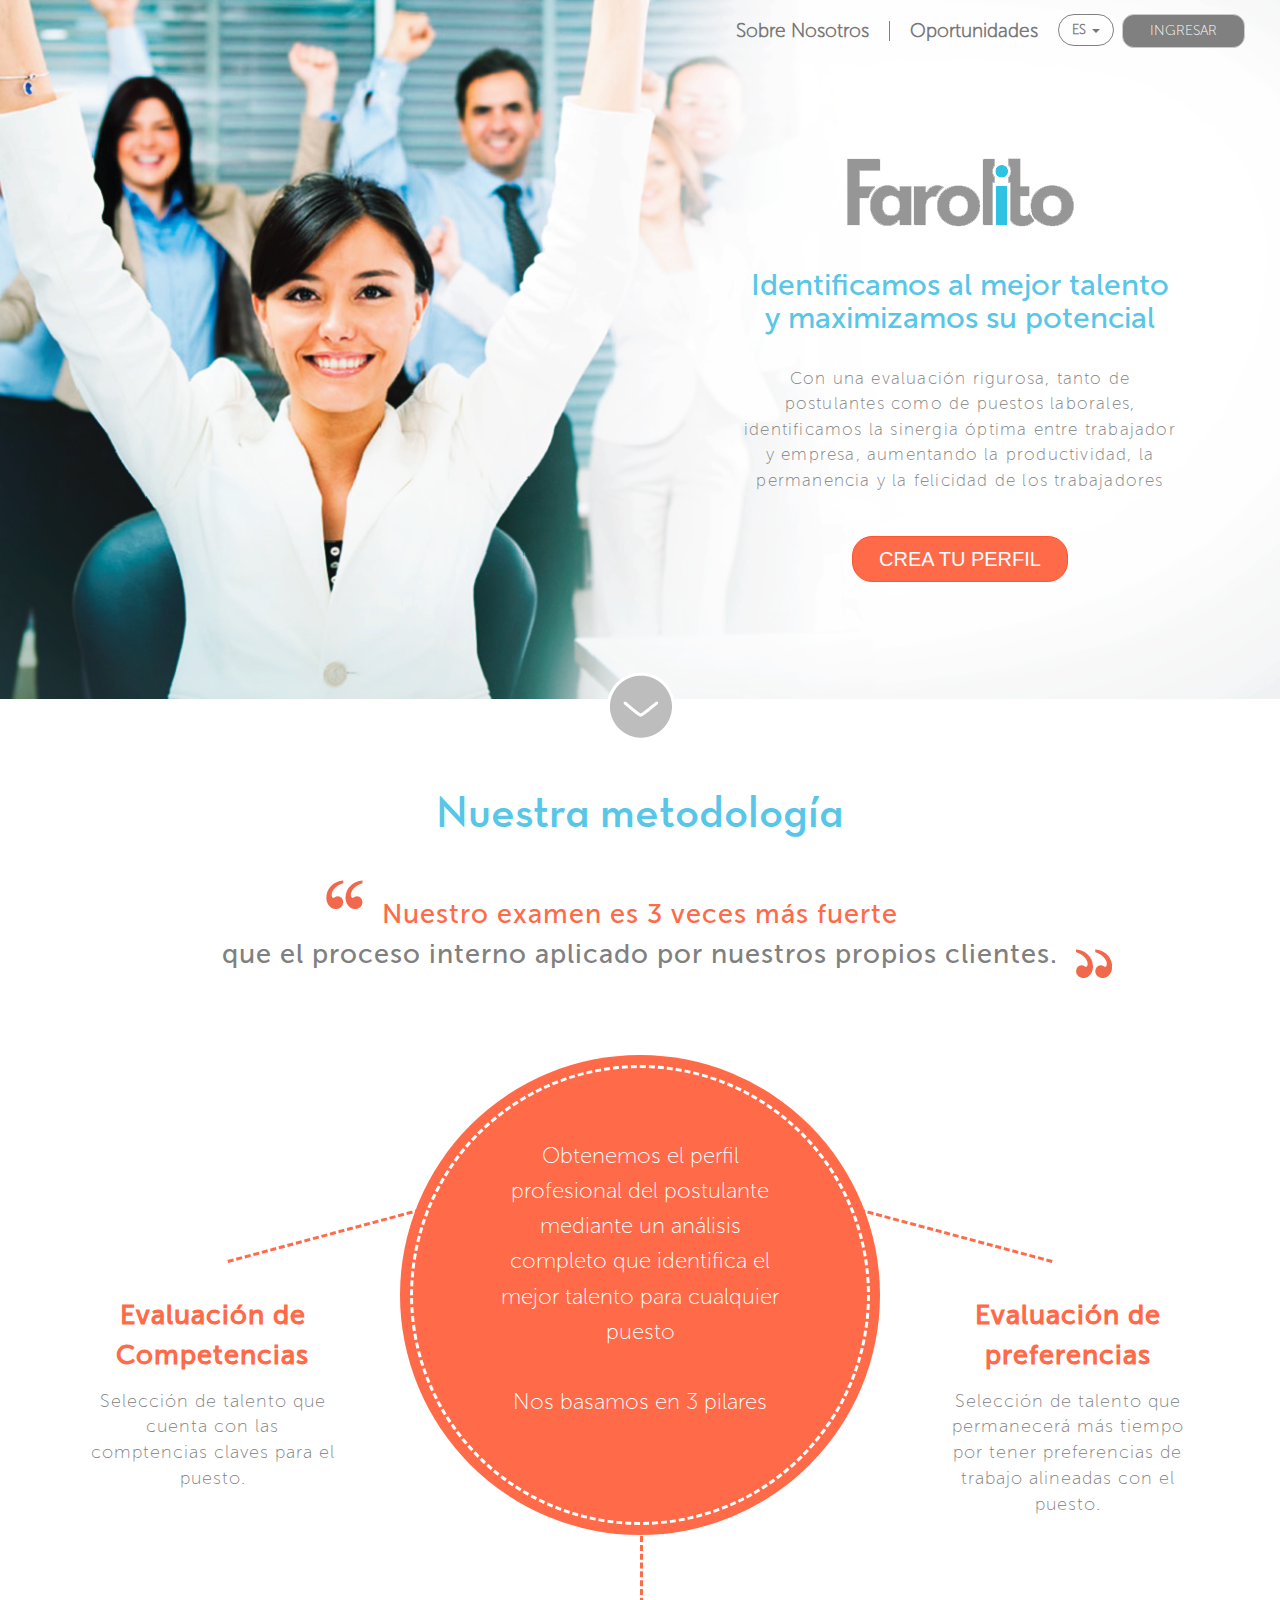
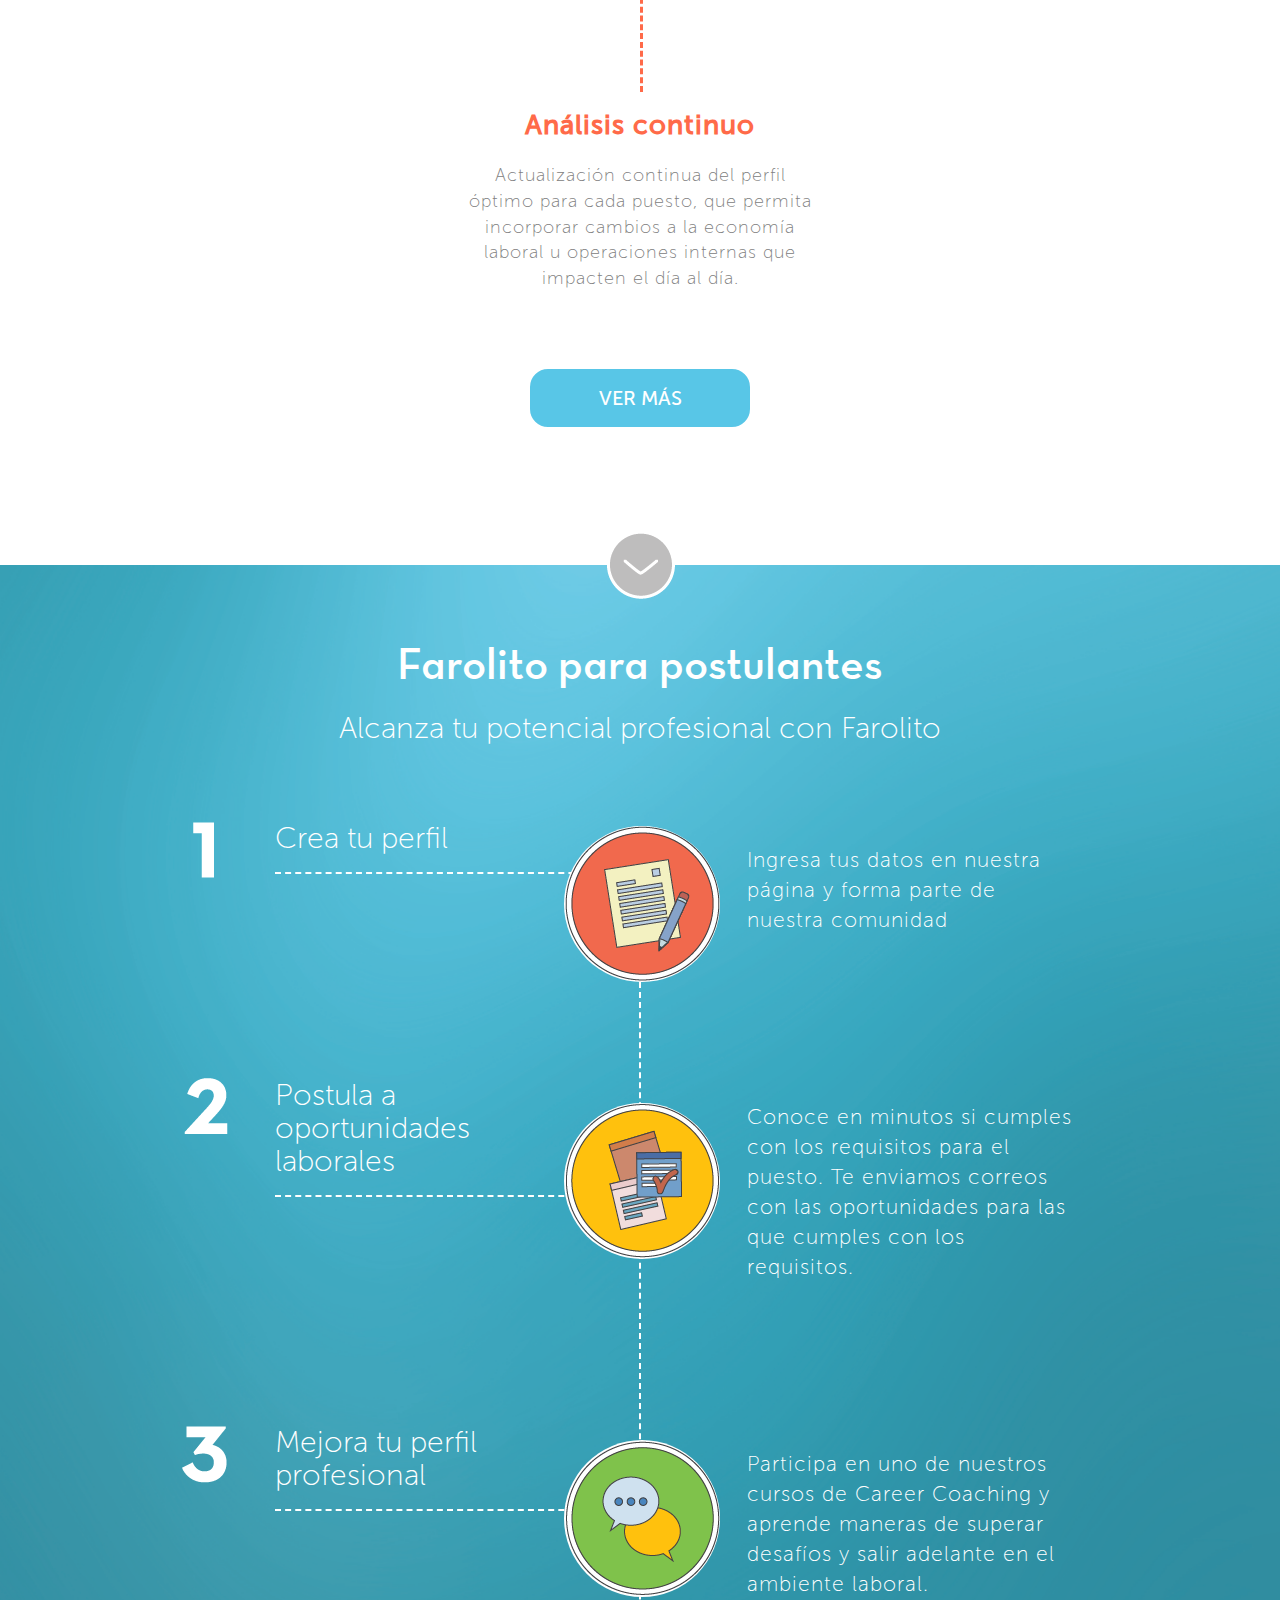
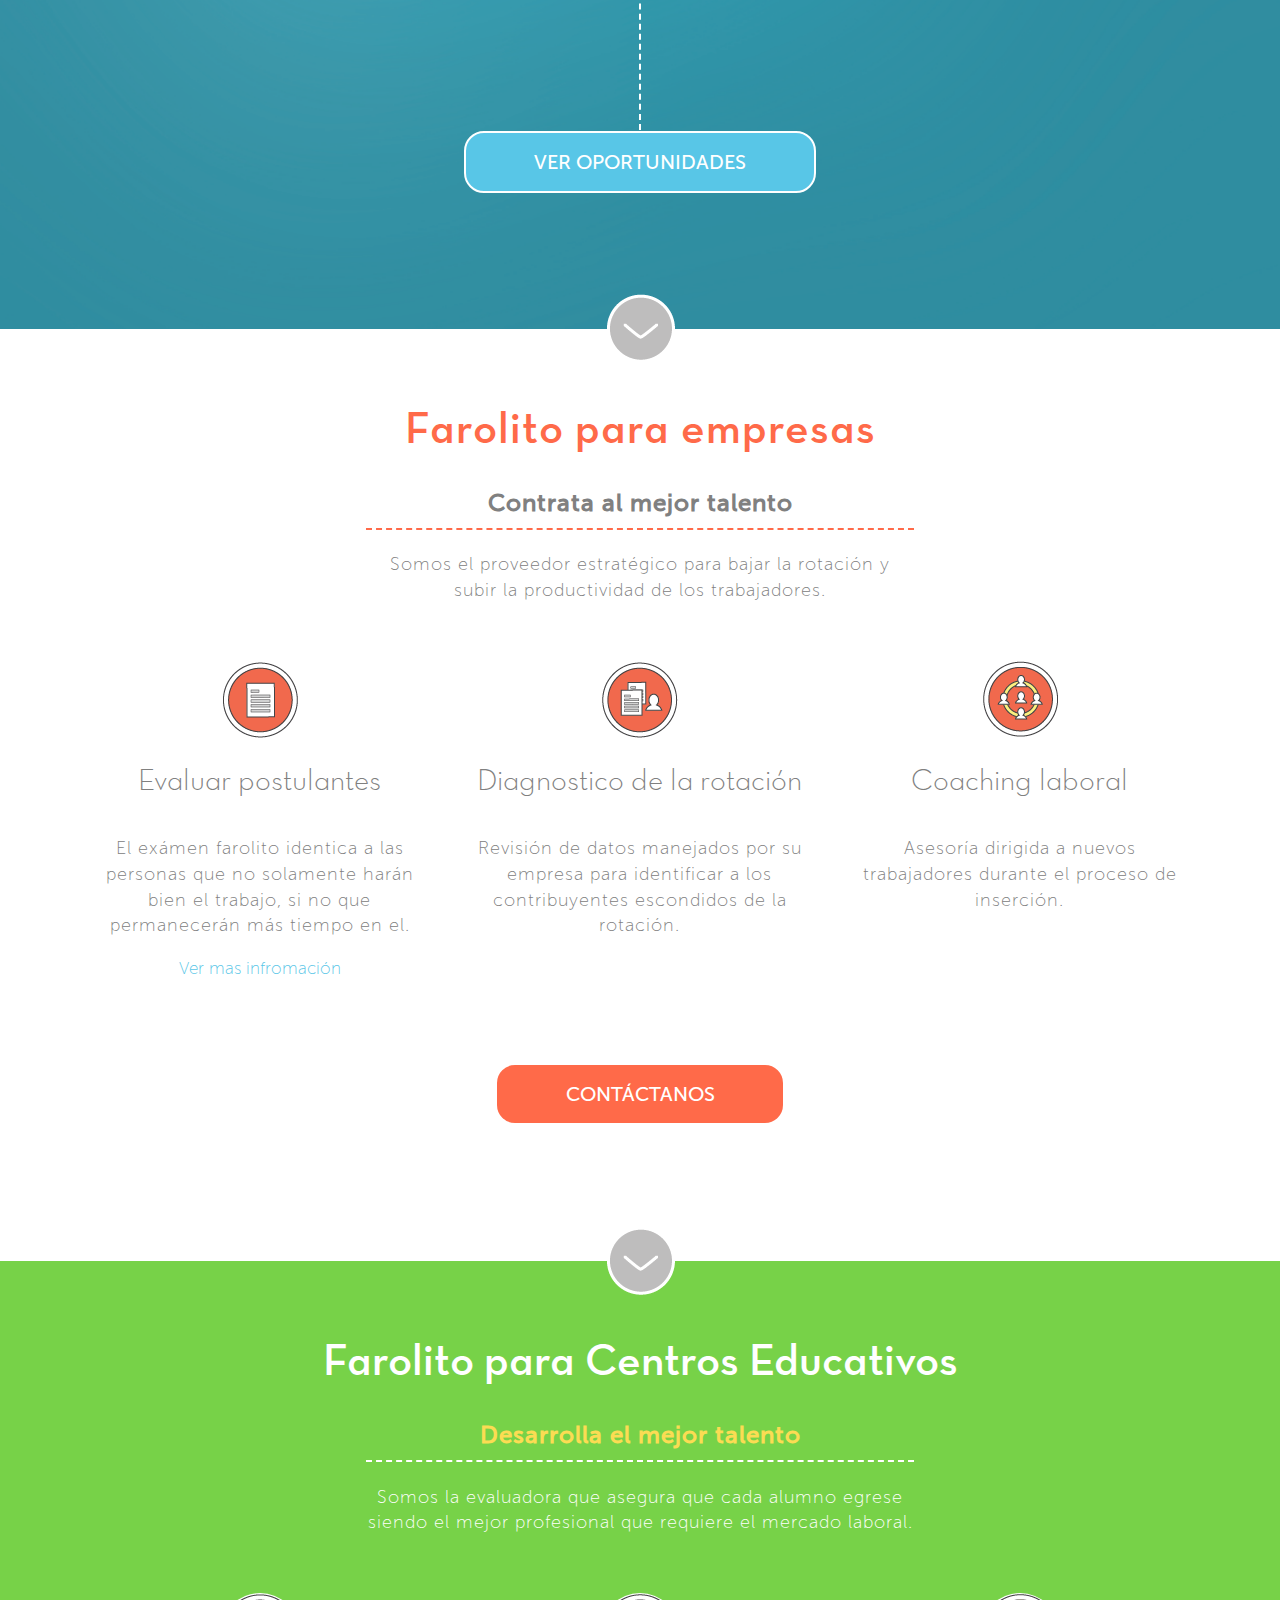
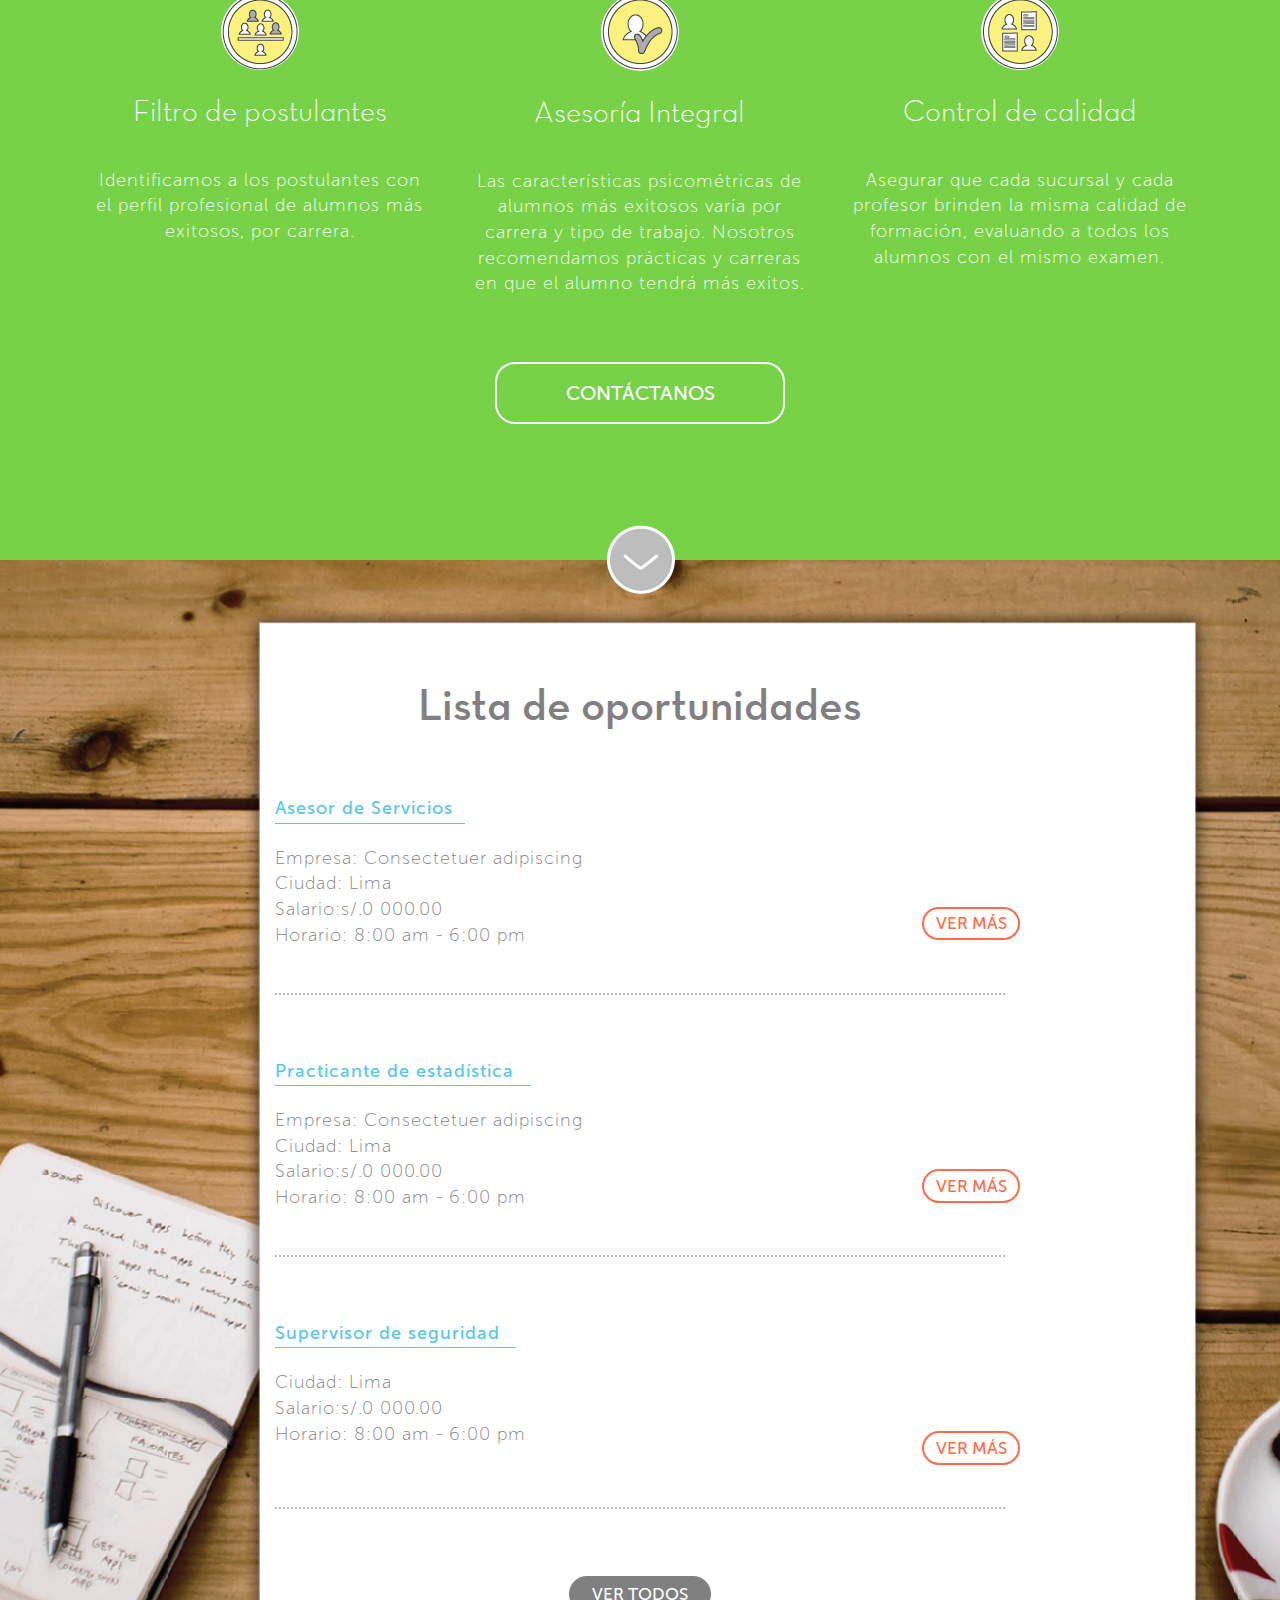
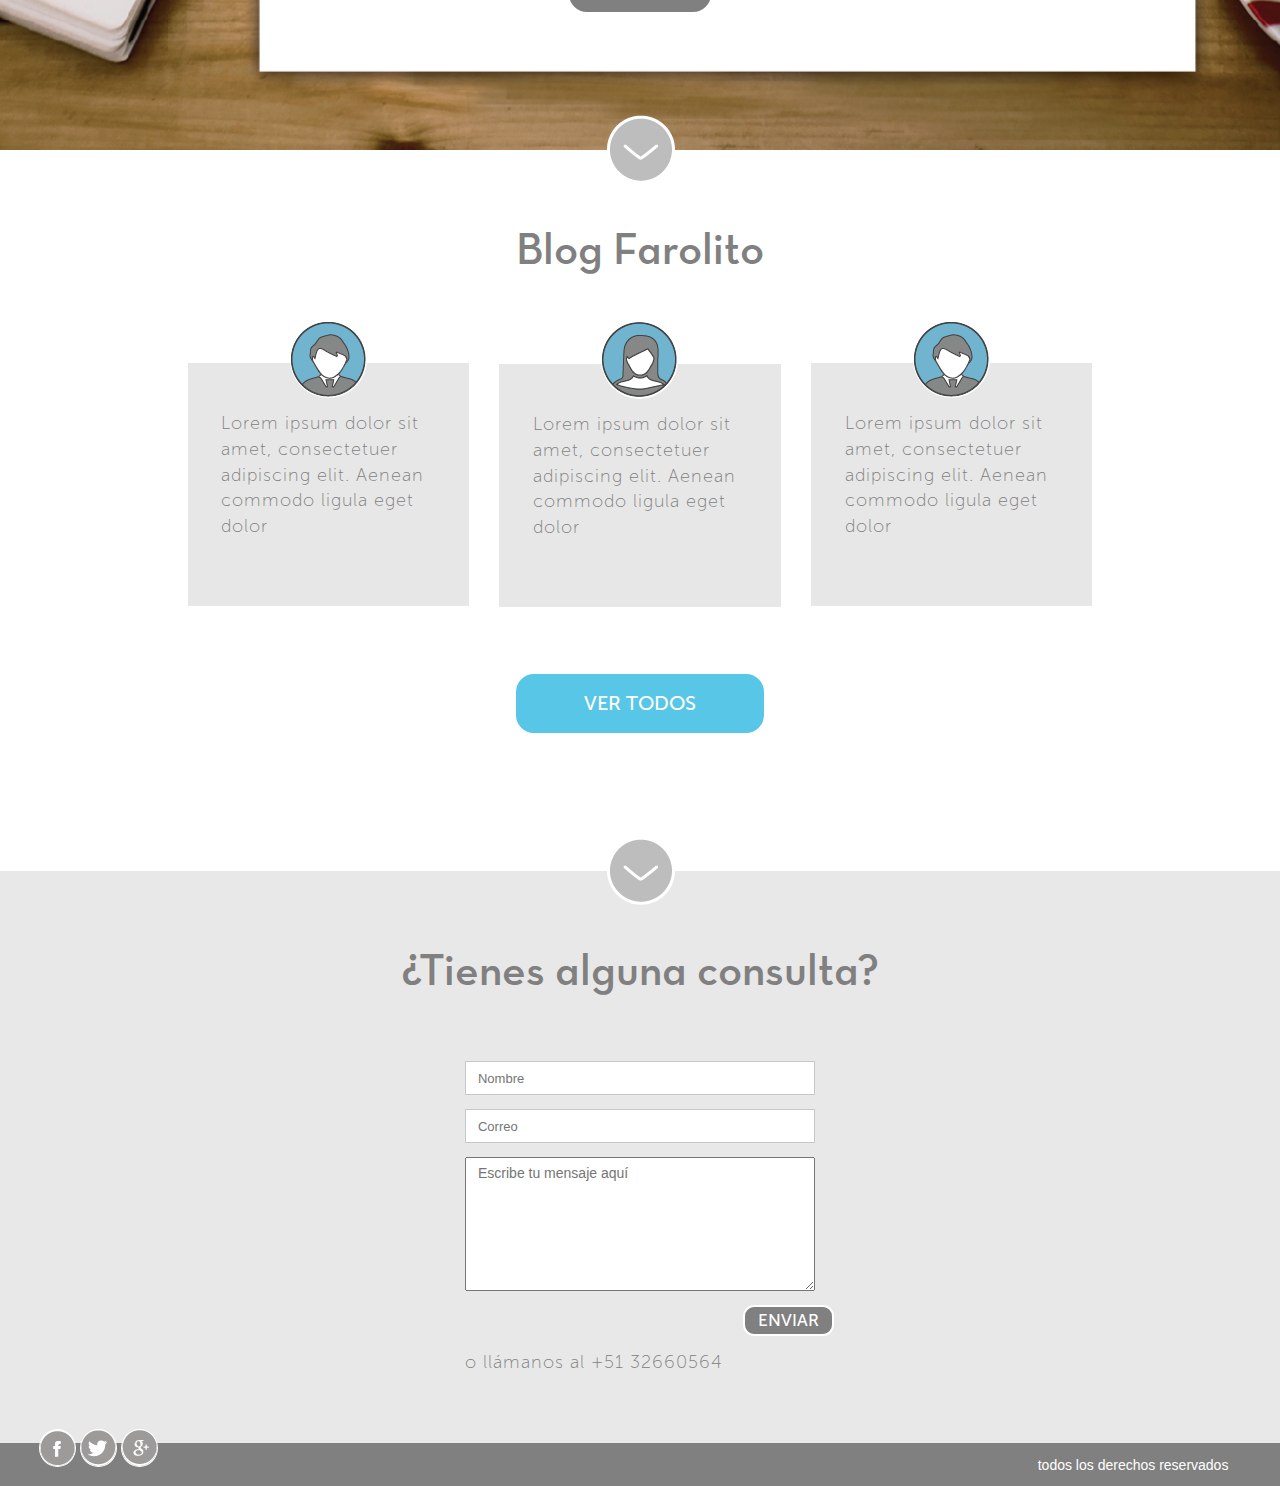
<file: index.html>
<!DOCTYPE>
<html>
	<head>
		<title>Farolito</title>
		<meta charset="utf-8">
		<!-- Responsiveness -->
		<meta name="viewport" content="width=device-width, initial-scale=1.0, user-scalable=no">
		<link rel="icon" type="image/png" href="assets/iconos/icono-logo.png">
		<link rel="stylesheet" type="text/css" href="stylesheets/main.css">
		<link href='http://fonts.googleapis.com/css?family=Lato' rel='stylesheet' type='text/css'>
	</head>
	<body>
		<div class="container-fluid">
			<section class="landing">
				<div class="menu">
					<nav class="navbar navbar-default">
						<a href="index.html">
							<img src="assets/iconos/iconos-20.png" class="hidden-sm hidden-md hidden-lg icon-farolito-movil icon-movil">
						</a>
						<div class="button-principal btn-home btn-nosotros hidden-sm hidden-md hidden-lg">
							<a href="crear-cuenta.html" class="btn"> CREA TU PERFIL</a>
						</div>
						<div class="navbar-header">
				      <button type="button" class="navbar-toggle collapsed pull-left" data-toggle="collapse" data-target="#bs-example-navbar-collapse-1">
				        <span class="sr-only">Toggle navigation</span>
				        <span class="icon-bar"></span>
				        <span class="icon-bar"></span>
				        <span class="icon-bar"></span>
				      </button>
				     </div> 
				     <a href="index.html">
							 <img src="assets/iconos/iconos-20.png" class="farolito-icon  hidden-xs">
						 </a>
					    <!-- Collect the nav links, forms, and other content for toggling -->
						<div class="collapse navbar-collapse" id="bs-example-navbar-collapse-1">
				      <ul class="nav navbar-nav navbar-right">
				      	<li class="hidden-sm hidden-md hidden-lg"><a href="index.html">Home</a></li>
				        <li><a href="nosotros.html">Sobre Nosotros</a></li>
				        <li class="hidden-sm hidden-md hidden-lg"><a href="ingresa-cuenta.html">Ingresa tu cuenta</a></li>
				        <li class="hidden-sm hidden-md hidden-lg"><a href="crear-cuenta.html">Crear cuenta</a></li>
				        <li class="hidden-sm hidden-md hidden-lg"><a href="blog.html">Blog</a></li>
				        <li class="hidden-sm hidden-md hidden-lg"><a href="index.html">Contáctanos</a></li>
				        <li class="hidden-xs"><a href="#lista-de-oportunidades" class="linea-oportunidades"> Oportunidades</a></li>
				        <li class="dropdown hidden-xs">
				          <a href="#" class="dropdown-toggle bnt-dropdown" data-toggle="dropdown" role="button" aria-expanded="false"> ES <span class="caret"></span></a>
				          <ul class="dropdown-menu" role="menu">
				            <li><a href="#">ENGLISH</a></li>
				          </ul>
				        </li>
				        <li class="hidden-xs btn-principal-home-ingresar" >
				        	<button type="submit" class="btn btn-default hidden-xs" data-toggle="modal" data-target=".bs-example-modal-md" >INGRESAR</button>
				        	<div class="modal fade bs-example-modal-md" tabindex="-1" role="dialog" aria-labelledby="myLargeModalLabel" aria-hidden="true">
									  <div class="modal-dialog modal-md">
									    <div class="modal-content">
									      <h1 class="text-primary text-center text-lightblue"> Ingresa tu cuenta</h1>
									      <form action="">
												  <div class="grupo-formulario columna modal-home">
												    <input type="text" class="estilo-nombre" placeholder="Usuario" required=""> 
												  </div>
												  <div class="grupo-formulario columna modal-home">
												    <input type="text" class="estilo-nombre" placeholder="Contraseña"  required=""> 
												  </div>
													<div class="btn-principal-home btn-consulta btn-model modal-home">
															<a href="" class="btn a-model"> INGRESAR </a>
													</div>
													<br>
													<br>
													<br>
													<p class="text-grey size-p">¿Olvidaste tu contraseña?</p>
													<p class="text-grey size-p">¿No estas registrado? Crea tu cuenta aquí</p>
												</form>
									    </div>
									  </div>
									</div>
				        </li>
				      </ul>
				    </div><!-- /.navbar-collapse -->
					</nav>
				</div>
				<div class="row">
					<div class="col-md-6 col-sm-6">
					</div>
					<div class=" text-principal-home col-md-6 col-sm-6 text-principal text-center">
						<img src="assets/iconos/iconos-20.png">
						<h2 class="text-lightblue"> Identificamos al mejor talento y maximizamos su potencial</h2>
						<h4 class="text-gray hidden-xs">Con una evaluación rigurosa, tanto de postulantes como de puestos laborales, identificamos la sinergia óptima entre trabajador y empresa, aumentando la productividad, la permanencia y la felicidad de los trabajadores
						</h4>
						<h4 class="text-gray hidden-sm hidden-md hidden-lg">Con una evaluación rigurosa, identificamos la sinergia óptima entre trabajador y empresa, aumentando la productividad, la permanencia y la felicidad de los trabajadores
						</h4>
						<div class="button-principal btn-home hidden-xs">
							<a href="crear-cuenta.html" class="btn"> CREA TU PERFIL</a>
						</div>
					</div>
					<img src="assets/img/foto-landing-09.png" class="hidden-sm hidden-md hidden-lg ">
				</div>
			</section>
			<div class="arrow-home hidden-xs">
				<a href="#metodologia">
					<img src="assets/iconos/iconos-15.png" id="metodologia">
				</a>
			</div>
			<section class="metodologia">
				<div class="container">
					<h1 class="text-primary text-center text-lightblue"> Nuestra metodología</h1>
					<div class="row text-de-comillas">
						<div class="col-md-1 hidden-sm hidden-xs">
							<img src="assets/iconos/iconos-17.png" class="comilla-uno">
						</div>
						<div class="col-md-10 col-sm-10 hidden-xs text-center">
							<h3 class="text-center text-grey">
								<span class="text-naranja">Nuestro examen es 3 veces más fuerte</span>
								<br>
								que el proceso interno aplicado por nuestros propios clientes.
							</h3>
						</div>
						<div class="col-md-1 hidden-sm hidden-xs">
							<img src="assets/iconos/iconos-18.png" class="comilla-dos">
						</div>
					</div>
					<div class="row">
						<div class="col-sm-3">
							<div class="relative linea-container hidden-xs">
								<div class="lineas-dashed linea-derecha"></div>
							</div>
							<div class="text-metodologia text-center">
								<h3 class="text-naranja">Evaluación de Competencias
								</h3>
								<p class="text-grey size-p">Selección de talento que cuenta con las comptencias claves para el puesto.</p>
							</div>
						</div>
						<div class="col-sm-6">
							<div class="circulo-exterior hidden-xs">
								<div class="circulo-interior">
									<div class="text-circle text-center">
										<h4>Obtenemos el perfil profesional del postulante mediante un análisis completo que identifica el mejor talento para cualquier puesto
											<br>
											<br>
											Nos basamos en 3 pilares
										</h4>
									</div>
									<div class="text-circle-hover hidden text-center text-grey">
										<h4>"El corazón de 
												nuestra metodología es 
												nuestro propio exámen"
										</h4>
										<img src="assets/ilustraciones-personajes/ilustracion-woman.png">
									</div>
								</div>
							</div>
							<div class="relative linea-container line-vertical hidden-xs">
							<div class="lineas-dashed linea-vertical"></div>
							</div>
							<div class="text-metodologia text-center text-metodologia-center">
								<h3 class="text-naranja">Análisis continuo
								</h3>
								<p class="text-grey size-p">Actualización continua del perfil óptimo para cada puesto, que permita incorporar cambios a la economía laboral u operaciones internas que impacten el día al día.	
								</p>
							</div>
						</div>
						<div class="col-sm-3">
							<div class="relative linea-container hidden-xs">
								<div class="lineas-dashed linea-izquierda"></div>
							</div>
							<div class="text-metodologia text-center">
								<h3 class="text-naranja">Evaluación de preferencias
								</h3>
								<p class="text-grey size-p">Selección de talento que permanecerá más tiempo por tener preferencias de trabajo alineadas con el puesto.
								</p>
							</div>
						</div>
					</div>
					<div class="btn-principal-home hidden-xs">
							<a href="" class="btn"> VER MÁS </a>
					</div>
				</div>
				<div class="arrow-home arrow-metodologia hidden-xs">
					<a href="#farolito-postulantes">
						<img src="assets/iconos/iconos-15.png" id="farolito-postulantes">
					</a>
				</div>
			</section>
			<section class="farolito-postulantes">
				<div class="container">
					<h1 class="text-primary text-center text-white"> Farolito para postulantes</h1>
					<h2 class="text-white text-center hidden-xs">Alcanza tu potencial profesional con Farolito
					</h2>
					<div class="row primera-fila-fp">
						<div class="col-sm-2">
							<div class="primera-col-fp">
								<img src="assets/iconos/numeros-1.png">
							</div>
						</div>
						<div class="col-sm-4">
							<div class="segunda-col-fp">
								<h2 class="text-white"> Crea tu perfil </h2>
								<div class="img-circular">
									<img src="assets/iconos/iconos-09.png" class="img-circular1">
								</div>
							</div>
						</div>
						<div class="col-sm-6">
							<div class="tercera-col-fp">
								<p class="text-white size-p">Ingresa tus datos en nuestra página y forma parte de nuestra comunidad</p>
							</div>
						</div>
					</div>
					<div class="row segunda-fila-fp">
						<div class="col-sm-2">
							<div class="primera-col-fp">
								<img src="assets/iconos/numeros-2.png">
							</div>
						</div>
						<div class="col-sm-4">
							<div class="segunda-col-fp">
								<h2 class="text-white"> Postula a oportunidades laborales </h2>
								<div class="img-circular">
									<img src="assets/iconos/iconos-10.png" class="img-circular2">
								</div>
							</div>
						</div>
						<div class="col-sm-6">
							<div class="tercera-col-fp">
								<p class="text-white size-p">Conoce en minutos si cumples con los requisitos para el puesto. Te enviamos correos con las oportunidades para las que cumples con los requisitos.</p>
							</div>
						</div>
					</div>
					<div class="row tercera-fila-fp">
						<div class="col-sm-2">
							<div class="primera-col-fp">
								<img src="assets/iconos/numeros-3.png">
							</div>
						</div>
						<div class="col-sm-4">
							<div class="segunda-col-fp">
								<h2 class="text-white"> Mejora tu perfil profesional </h2>
								<div class="img-circular">
									<img src="assets/iconos/iconos-11.png" class="img-circular3">
								</div>
							</div>
						</div>
						<div class="col-sm-6">
							<div class="tercera-col-fp">
								<p class="text-white size-p">Participa en uno de nuestros cursos de Career Coaching y aprende maneras de superar desafíos y salir adelante en el ambiente laboral.</p>
							</div>
						</div>
						<div class="linea-vertical-fp hidden-xs">
						</div>
					</div>
					<div class="btn-principal-home hidden-xs">
							<a href="" class="btn"> VER OPORTUNIDADES </a>
					</div>
				</div>
				<div class="arrow-home arrow-metodologia hidden-xs">
					<a href="#farolito-empresas">
						<img src="assets/iconos/iconos-15.png" id="farolito-empresas">
					</a>
				</div>
			</section>
			<section class="farolito-empresas">
				<div class="container">
					<h1 class="text-primary text-center text-naranja"> Farolito para empresas</h1>
					<h3 class="text-grey text-center text-h3-fempresas">Contrata al mejor talento
					</h3>
					<p class="text-grey text-center size-p hidden-xs">Somos el proveedor estratégico para bajar la rotación y subir la productividad de los trabajadores.
					</p>
					<div class="row fila-icon-empresas">
						<div class="col-sm-4 col-f-empresas">
							<div class="icon-f text-center">
								<img src="assets/iconos/iconos-03.png">
								</div>
								<h3 class="text-grey text-center text-h3">Evaluar postulantes
								</h3>
								<p class="text-center text-grey size-p">El exámen farolito identica a las personas que no solamente harán bien el trabajo, si no que permanecerán más tiempo en el. 
								</p>
								<span class="text-lightblue text-center">Ver mas infromación</span>
						</div>
						<div class="col-sm-4 col-f-empresas">
							<div class="icon-f text-center">
								<img src="assets/iconos/iconos-04.png">
								</div>
								<h3 class="text-grey text-center text-grey text-h3">Diagnostico de la rotación
								</h3>
								<p class="text-center text-grey size-p">Revisión de datos manejados por su empresa para identificar a los contribuyentes escondidos de la rotación.
								</p>
						</div>
						<div class="col-sm-4 col-f-empresas">
							<div class="icon-f text-center">
								<img src="assets/iconos/iconos-05.png">
								</div>
								<h3 class="text-grey text-center text-h3">Coaching laboral
								</h3>
								<p class="text-center text-grey size-p">Asesoría dirigida a nuevos trabajadores durante el proceso de inserción. 
								</p>
						</div>
					</div>
					<div class="btn-principal-home ">
							<a href="" class="btn btn-naranja"> CONTÁCTANOS </a>
					</div>
				</div>
				<div class="arrow-home arrow-metodologia hidden-xs">
					<a href="#farolito-centro-edu">
						<img src="assets/iconos/iconos-15.png" id="farolito-centro-edu">
					</a>
				</div>
			</section>
			<section class="farolito-centro-edu">
				<div class="container">
					<h1 class="text-primary text-center text-white "> Farolito para Centros Educativos</h1>
					<h3 class="text-grey text-center text-h3-fedu"> Desarrolla el mejor talento
					</h3>
					<p class="text-white text-center size-p hidden-xs">Somos la evaluadora que asegura que cada alumno egrese siendo el mejor profesional que requiere el mercado laboral.
					</p>
					<div class="row fila-icon-edu">
						<div class="col-sm-4 col-f-empresas">
							<div class="icon-f text-center">
								<img src="assets/iconos/iconos-06.png">
							</div>
							<h3 class="text-white text-center text-h3">Filtro de postulantes
							</h3>
							<p class="text-center text-white size-p">Identificamos a los postulantes con el perfil profesional de alumnos más exitosos, por carrera.
							</p>
						</div>
						<div class="col-sm-4 col-f-empresas">
							<div class="icon-f text-center">
								<img src="assets/iconos/iconos-07.png">
							</div>
							<h3 class="text-white text-center text-h3">Asesoría Integral
							</h3>
							<p class="text-center text-white size-p">Las características psicométricas de alumnos más exitosos varía por carrera y tipo de trabajo. Nosotros recomendamos prácticas y carreras en que el alumno tendrá más exitos.
							</p>
						</div>
						<div class="col-sm-4 col-f-empresas">
							<div class="icon-f text-center">
								<img src="assets/iconos/iconos-08.png">
							</div>
							<h3 class="text-white text-center text-h3">Control de calidad
							</h3>
							<p class="text-center text-white size-p">Asegurar que cada sucursal y cada profesor brinden la misma calidad de formación, evaluando a todos los alumnos con el mismo examen.
							</p>
						</div>
					</div>
					<div class="btn-principal-home">
							<a href="" class="btn btn-verde"> CONTÁCTANOS </a>
					</div>
				</div>
				<div class="arrow-home arrow-metodologia hidden-xs">
					<a href="#lista-de-oportunidades">
						<img src="assets/iconos/iconos-15.png" id="lista-de-oportunidades">
					</a>
				</div>
			</section>
			<section class="lista-de-oportunidades hidden-xs">
				<div class="container">
					<h1 class="text-primary text-center text-grey"> Lista de oportunidades</h1>
					<div class="row fila-lista">
						<div class="col-sm-6">
							<div class="text-lista">
								<h4 class="text-lightblue border-p margin-1">Asesor de Servicios</h4>
								<p class="text-grey size-p text-p">Empresa: Consectetuer adipiscing
								<br>
								Ciudad: Lima
								<br>
								Salario:s/.0 000.00
								<br>
								Horario: 8:00 am - 6:00 pm 
								</p>
							</div>
						</div>
						<div class="col-sm-6">
							<div class="btn-principal-home  boton-lista hidden-xs">
								<a href="" class="btn btn-blanco"> VER MÁS</a>
							</div>
						</div>
					</div>
					<div class="row fila-lista">
						<div class="col-sm-6">
							<div class="text-lista">
								<h4 class="text-lightblue border-p margin-2"> Practicante de estadística</h4>
								<p class="text-grey size-p text-p">Empresa: Consectetuer adipiscing
								<br>
								Ciudad: Lima
								<br>
								Salario:s/.0 000.00
								<br>
								Horario: 8:00 am - 6:00 pm 
								</p>
							</div>
						</div>
						<div class="col-sm-6">
							<div class="btn-principal-home  boton-lista hidden-xs">
								<a href="" class="btn btn-blanco"> VER MÁS</a>
							</div>
						</div>
					</div>
					<div class="row fila-lista">
						<div class="col-sm-6">
							<div class="text-lista">
								<h4 class="text-lightblue border-p margin-3">Supervisor de seguridad</h4>
								<p class="text-grey size-p text-p">								Ciudad: Lima
								<br>
								Salario:s/.0 000.00
								<br>
								Horario: 8:00 am - 6:00 pm 
								</p>
							</div>
						</div>
						<div class="col-sm-6">
							<div class="btn-principal-home  boton-lista hidden-xs">
								<a href="" class="btn btn-blanco"> VER MÁS</a>
							</div>
						</div>
					</div>
					<div class="btn-principal-home hidden-xs">
							<a href="" class="btn btn-grey"> VER TODOS </a>
					</div>
				</div>
				<div class="arrow-home arrow-metodologia hidden-xs">
					<a href="#blog-farolito">
						<img src="assets/iconos/iconos-15.png" id="blog-farolito">
					</a>
				</div>
			</section>
			<section class="blog-farolito">
				<div class="container">
					<h1 class="text-primary text-center text-grey"> Blog Farolito </h1>
					<div class="row fila-blog">
						<div class="col-sm-4">
							<div class="img-blog">
								<img src="assets/iconos/iconos-22.png">
							</div>
							<div class="caja-blog">
								<a href="blog.html">
									<p class=" text-blog size-p text-grey "> Lorem ipsum dolor sit amet, consectetuer adipiscing elit. Aenean commodo ligula eget dolor
									</p>
								</a>	
							</div>
						</div>
						<div class="col-sm-4">
							<div class="img-blog">
								<img src="assets/iconos/iconos-23.png">
							</div>
							<div class="caja-blog">
								<a href="blog.html">
									<p class=" text-blog size-p text-grey "> Lorem ipsum dolor sit amet, consectetuer adipiscing elit. Aenean commodo ligula eget dolor
									</p>
								</a>	
							</div>
						</div>
						<div class="col-sm-4">
							<div class="img-blog">
								<img src="assets/iconos/iconos-22.png">
							</div>
							<div class="caja-blog">
								<a href="blog.html">
									<p class=" text-blog size-p text-grey "> Lorem ipsum dolor sit amet, consectetuer adipiscing elit. Aenean commodo ligula eget dolor
									</p>
								</a>	
							</div>
						</div>
					</div>
					<div class="btn-principal-home">
							<a href="" class="btn"> VER TODOS </a>
					</div>
				</div>
				<div class="arrow-home arrow-metodologia hidden-xs">
					<a href="#consulta">
						<img src="assets/iconos/iconos-15.png" id="consulta">
					</a>
				</div>
			</section>
			<section class="consulta" id="contactanos">
				<div class="container">
					<h1 class="text-primary text-center text-grey"> ¿Tienes alguna consulta? </h1>
					<div class="row fila-consulta">
						<div class="col-sm-4">
						</div>
						<div class="col-sm-4">
							<form action="">
							  <div class="grupo-formulario columna">
							    <input type="text" class="estilo-nombre" placeholder="Nombre" required=""> 
							  </div>
							  <div class="grupo-formulario columna hidden-xs">
							    <input type="text" class="estilo-nombre" placeholder="Correo"  required=""> 
							  </div>
							  <div class="grupo-formulario columna hidden-sm hidden-md hidden-lg">
							    <input type="text" class="estilo-nombre" placeholder="Correo Electrónico"  required=""> 
							  </div>
							  <div class="grupo-formulario columna">
									<textarea placeholder="Escribe tu mensaje aquí" cols="47" rows="6"></textarea>
							  </div> 
								<div class="btn-principal-home btn-consulta">
										<a href="" class="btn btn-grey"> ENVIAR </a>
								</div>
							</form>
							<p class="size-p text-grey p-contactanos">
								o llámanos al +51 32660564 
							</p>
						</div>
						<div class="col-sm-4">
						</div p-contactanos>
					</div>
				</div>
			</section>
			<section class="footer">
				<div class="row fila-redes">
					<div class="col-sm-6 redes-icon">
						<div class="redes">
							<a href="">
								<img src="assets/iconos/iconos-12.png">
							</a>
							<a href="">
								<img src="assets/iconos/iconos-13.png">
							</a>
							<a href="">
								<img src="assets/iconos/iconos-14.png">
							</a>
						</div>
					</div>
					<div class="col-sm-6">
						<p class="text-white">todos los derechos reservados</p>
					</div>
				</div>
			</section>
		</div>

		<script src="https://ajax.googleapis.com/ajax/libs/jquery/1.11.2/jquery.min.js"></script>
		<!-- Javascripts de Bootstrap -->

		<script src="javascripts/bootstrap/js/bootstrap.min.js"></script>
		<script src="javascripts/b3/collapse.js"></script>
		<script src="javascripts/b3/transition.js"></script>
		<script src="javascripts/b3/dropdown.js"></script>
		<script type="text/javascript/jquery.js"></script>
		<script src="jquery.js"></script>
		<script>
			$(function() {
			  $('a[href*=#]:not([href=#])').click(function() {
			    if (location.pathname.replace(/^\//,'') == this.pathname.replace(/^\//,'') && location.hostname == this.hostname) {
			      var target = $(this.hash);
			      target = target.length ? target : $('[name=' + this.hash.slice(1) +']');
			      if (target.length) {
			        $('html,body').animate({
			          scrollTop: target.offset().top
			        }, 1000);
			        return false;
			      }
			    }
			  });
			});
		</script>
	</body>	
</html>
</file>
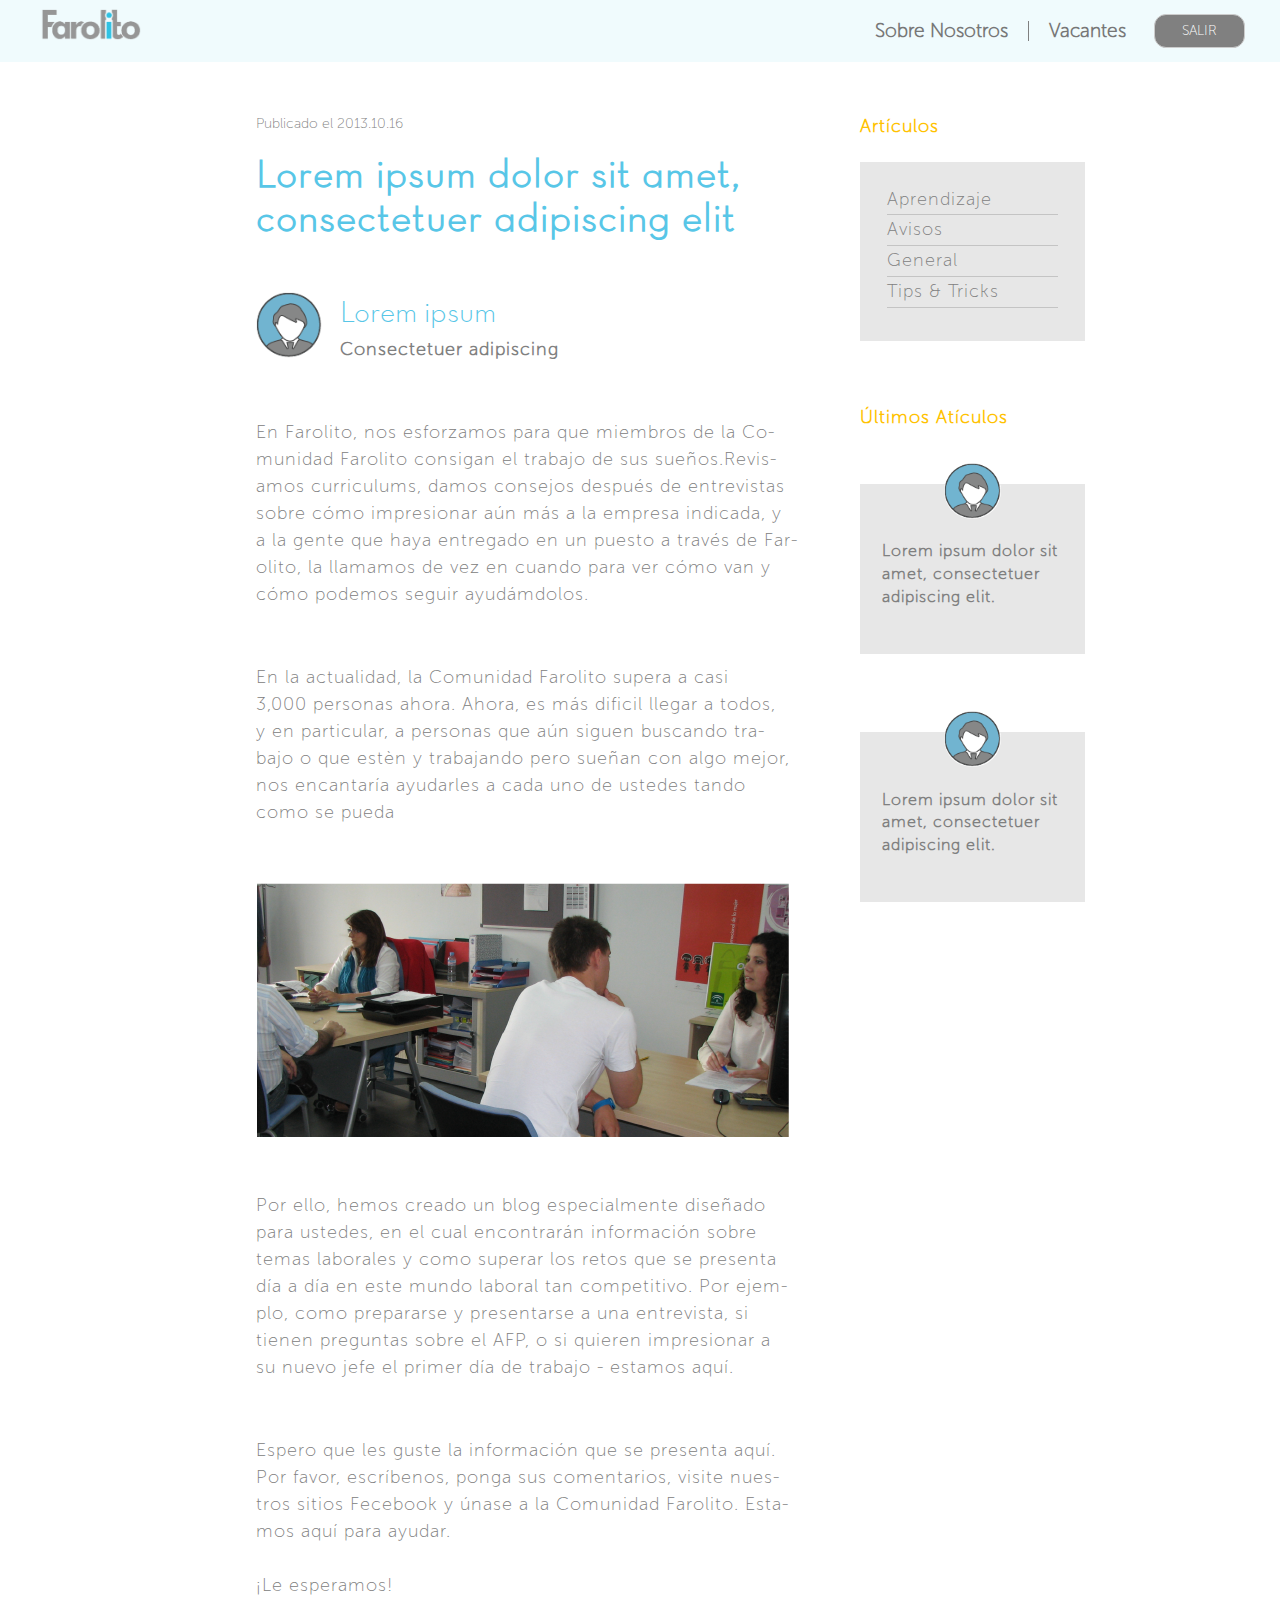
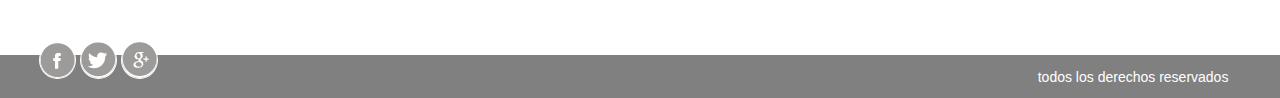
<file: blog.html>
<!DOCTYPE>
<html>
	<head>
		<title>Blog-Farolito</title>
		<meta charset="utf-8">
		<!-- Responsiveness -->
		<meta name="viewport" content="width=device-width, initial-scale=1.0, user-scalable=no">
		<link rel="icon" type="image/png" href="assets/iconos/icono-logo.png">
		<link rel="stylesheet" type="text/css" href="stylesheets/main.css">
		<link href='http://fonts.googleapis.com/css?family=Lato' rel='stylesheet' type='text/css'>
	</head>
	<body>
		<div class="container-fluid">
			<section class="menu-blog">
				<div class="menu-nosotros">
					<nav class="navbar navbar-default">
						<a href="index.html">
							<img src="assets/iconos/iconos-20.png" class="hidden-sm hidden-md hidden-lg icon-farolito-movil">
						</a>
						<div class="button-principal btn-home btn-nosotros hidden-sm hidden-md hidden-lg">
							<a href="crear-cuenta.html" class="btn"> CREA TU PERFIL</a>
						</div>
						<div class="navbar-header">
					  <button type="button" class="navbar-toggle collapsed pull-left" data-toggle="collapse" data-target="#bs-example-navbar-collapse-1">
						<span class="sr-only">Toggle navigation</span>
						<span class="icon-bar"></span>
						<span class="icon-bar"></span>
						<span class="icon-bar"></span>
					  </button>
					</div> 
						<!-- Collect the nav links, forms, and other content for toggling -->
					<div class="collapse navbar-collapse" id="bs-example-navbar-collapse-1">
					  <ul class="nav navbar-nav navbar-right">
			      	<li class="hidden-sm hidden-md hidden-lg"><a href="index.html">Home</a></li>
			        <li><a href="nosotros.html">Sobre Nosotros</a></li>
			        <li class="hidden-sm hidden-md hidden-lg"><a href="ingresa-cuenta.html">Ingresa tu cuenta</a></li>
			        <li class="hidden-sm hidden-md hidden-lg"><a href="crear-cuenta.html">Crear cuenta</a></li>
			        <li class="hidden-sm hidden-md hidden-lg"><a href="blog.html">Blog</a></li>
			        <li class="hidden-sm hidden-md hidden-lg"><a href="nosotros.html">Contáctanos</a></li>
			        <li class="hidden-xs"><a href="#" class="linea-oportunidades"> Vacantes</a></li>
			        <li class="hidden-xs btn-principal-home-ingresar">
			        <button type="submit" class="btn btn-default hidden-xs">SALIR</button>
			        </li>
				    </ul>
					</div><!-- /.navbar-collapse -->
					<a href="index.html">
						<img src="assets/iconos/iconos-20.png" class="hidden-xs">
					</a>
					</nav>
				</div>
			</section>
			<section class="content-blog hidden-xs">
				<div class="container">
					<div class="row">
						<div class="col-sm-1">
						</div>
						<div class="col-sm-7 conten-center-blog">
							<span class="text-grey">Publicado el 2013.10.16</span>
							<h1 class="text-lightblue">Lorem ipsum dolor sit amet,
								<br>consectetuer adipiscing elit
							</h1>
							<div class="img-text">
								<div class="img-blog">
									<img src="assets/iconos/iconos-22.png">
								</div>
								<h3 class="text-h3 text-lightblue">Lorem ipsum
								</h3>
								<p class="text-grey size-p ">Consectetuer adipiscing</p>
							</div>
							<div class="text-p-blog size-p">
								<p class="text-grey size-p">En Farolito, nos esforzamos para que miembros de la Co-<br>munidad Farolito consigan el trabajo de sus sueños.Revis-<br>amos curriculums, damos consejos después de entrevistas<br>sobre cómo impresionar aún más a la empresa indicada, y<br>a la gente que haya entregado en un puesto a través de Far-<br>olito, la llamamos de vez en cuando para ver cómo van y<br> cómo podemos seguir ayudámdolos.</p>
							</div>
							<div class="text-p-blog size-p">
								<p class="text-grey size-p">En la actualidad, la Comunidad Farolito supera a casi<br>3,000 personas ahora. Ahora, es más dificil llegar a todos,<br>y en particular, a personas que aún siguen buscando tra-<br>bajo o que estèn y trabajando pero sueñan con algo mejor,<br>nos encantaría ayudarles a cada uno de ustedes tando<br>como se pueda</p>
							</div>
							<img src="assets/img/img-blog.png">
							<div class="text-p-blog size-p">
								<p class="text-grey size-p">Por ello, hemos creado un blog especialmente diseñado<br>para ustedes, en el cual encontrarán información sobre<br>temas laborales y como superar los retos que se presenta<br>día a día en este mundo laboral tan competitivo. Por ejem-<br>plo, como  prepararse y presentarse a una entrevista, si<br>tienen preguntas sobre el AFP, o si quieren impresionar a<br> su nuevo jefe el primer día de trabajo - estamos aquí.</p>
							</div>
							<div class="text-p-blog size-p">
								<p class="text-grey size-p">Espero que les guste la información que se presenta aquí.<br>Por favor, escríbenos, ponga sus comentarios, visite nues-<br>tros sitios Fecebook y únase a la Comunidad Farolito. Esta-<br>mos aquí para ayudar.<br><br>¡Le esperamos!</p>
							</div>
						</div>
						<div class="col-sm-3 conten-rigth-blog">
							<div class="row fila-ridth-blog">
								<div class="col-sm-12">
									<p class="text-yellow">Artículos</p>
									<div class="caja-text-blog">
										<div class="caja-blog">
											<ul class=" text-blog size-p text-grey ">
												<li> Aprendizaje </li>
												<li> Avisos </li>
												<li> General </li>
												<li> Tips & Tricks </li>
											</ul>
										</div>
									</div>
								</div>
							</div>
							<div class="row">
								<div class="col-sm-12">
									<p class="text-yellow p-absolute">Últimos Atículos</p>
									<div class="caja-text-blog">
										<div class="img-blog">
											<img src="assets/iconos/iconos-22.png">
										</div>
										<div class="caja-blog">
											<p class="size-p text-grey text-caja-blog"> Lorem ipsum dolor sit amet, consectetuer adipiscing elit.
											</p>
										</div>
									</div>
								</div>
							</div>
							<div class="row">
								<div class="col-sm-12">
									<div class="caja-text-blog">
										<div class="img-blog">
											<img src="assets/iconos/iconos-22.png">
										</div>
										<div class="caja-blog">
											<p class="size-p text-grey text-caja-blog"> Lorem ipsum dolor sit amet, consectetuer adipiscing elit.
											</p>
										</div>
									</div>
								</div>
							</div>
						</div>
						<div class="col-sm-1">
						</div>
					</div>
				</div>
			</section>
			<section class="blog-farolito hidden-sm hidden-md hidden-lg ">
				<div class="container">
					<h1 class="text-primary text-center text-grey"> Blog Farolito </h1>
					<div class="row fila-blog">
						<div class="col-sm-4">
							<div class="img-blog">
								<img src="assets/iconos/iconos-22.png">
							</div>
							<div class="caja-blog">
								<a href="blog.html">
									<p class=" text-blog size-p text-grey "> Lorem ipsum dolor sit amet, consectetuer adipiscing elit. Aenean commodo ligula eget dolor
									</p>
								</a>	
							</div>
						</div>
						<div class="col-sm-4">
							<div class="img-blog">
								<img src="assets/iconos/iconos-23.png">
							</div>
							<div class="caja-blog">
								<a href="blog.html">
									<p class=" text-blog size-p text-grey "> Lorem ipsum dolor sit amet, consectetuer adipiscing elit. Aenean commodo ligula eget dolor
									</p>
								</a>	
							</div>
						</div>
						<div class="col-sm-4">
							<div class="img-blog">
								<img src="assets/iconos/iconos-23.png">
							</div>
							<div class="caja-blog">
								<a href="blog.html">
									<p class=" text-blog size-p text-grey "> Lorem ipsum dolor sit amet, consectetuer adipiscing elit. Aenean commodo ligula eget dolor
									</p>
								</a>	
							</div>
						</div>
					</div>
					<div class="row fila-blog">
						<div class="col-sm-4">
							<div class="img-blog">
								<img src="assets/iconos/iconos-22.png">
							</div>
							<div class="caja-blog">
								<a href="blog.html">
									<p class=" text-blog size-p text-grey "> Lorem ipsum dolor sit amet, consectetuer adipiscing elit. Aenean commodo ligula eget dolor
									</p>
								</a>	
							</div>
						</div>
						<div class="col-sm-4">
							<div class="img-blog">
								<img src="assets/iconos/iconos-22.png">
							</div>
							<div class="caja-blog">
								<a href="blog.html">
									<p class=" text-blog size-p text-grey "> Lorem ipsum dolor sit amet, consectetuer adipiscing elit. Aenean commodo ligula eget dolor
									</p>
								</a>	
							</div>
						</div>
						<div class="col-sm-4">
							<div class="img-blog">
								<img src="assets/iconos/iconos-23.png">
							</div>
							<div class="caja-blog">
								<a href="blog.html">
									<p class=" text-blog size-p text-grey "> Lorem ipsum dolor sit amet, consectetuer adipiscing elit. Aenean commodo ligula eget dolor
									</p>
								</a>	
							</div>
						</div>
					</div>
				</div>
			</section>
			<section class="footer">
				<div class="row fila-redes">
					<div class="col-sm-6 redes-icon">
						<div class="redes">
							<a href="">
								<img src="assets/iconos/iconos-12.png">
							</a>
							<a href="">
								<img src="assets/iconos/iconos-13.png">
							</a>
							<a href="">
								<img src="assets/iconos/iconos-14.png">
							</a>
						</div>
					</div>
					<div class="col-sm-6">
						<p class="text-white">todos los derechos reservados</p>
					</div>
				</div>
			</section>
		</div>
		<script src="https://ajax.googleapis.com/ajax/libs/jquery/1.11.2/jquery.min.js"></script>
		<!-- Javascripts de Bootstrap -->
		<script src="javascripts/b3/collapse.js"></script>
		<script src="javascripts/b3/transition.js"></script>
		<script src="javascripts/b3/dropdown.js"></script>
		<script type="text/javascript/jquery.js"></script>
	</body>	
</html>
</file>
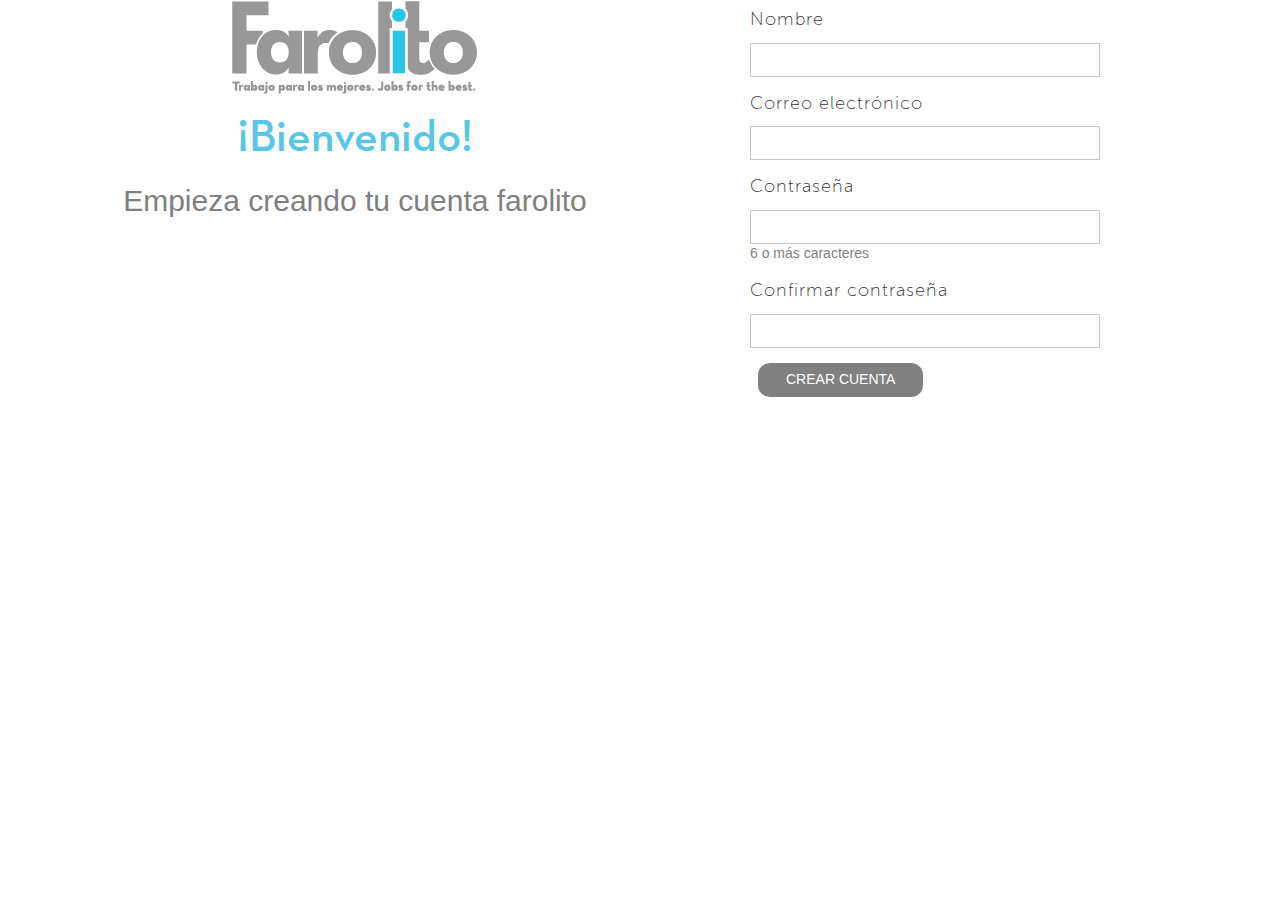
<file: crear-cuenta.html>
<!DOCTYPE>
<html>
	<head>
		<title>Farolito</title>
		<meta charset="utf-8">
		<!-- Responsiveness -->
		<meta name="viewport" content="width=device-width, initial-scale=1.0, user-scalable=no">
		<link rel="icon" type="image/png" href="assets/iconos/icono-logo.png">
		<link rel="stylesheet" type="text/css" href="stylesheets/main.css">
		<link href='http://fonts.googleapis.com/css?family=Lato' rel='stylesheet' type='text/css'>
	</head>
	<body>
		<div class="container-fluid">
			<div class="menu hidden-sm hidden-md hidden-lg">
					<nav class="navbar navbar-default">
						<div class="navbar-header">
				      <button type="button" class="navbar-toggle collapsed pull-left" data-toggle="collapse" data-target="#bs-example-navbar-collapse-1">
				        <span class="sr-only">Toggle navigation</span>
				        <span class="icon-bar"></span>
				        <span class="icon-bar"></span>
				        <span class="icon-bar"></span>
				      </button>
				     </div> 
				     <a href="index.html">
							 <img src="assets/iconos/iconos-20.png" class="farolito-icon  hidden-xs">
						 </a>
					    <!-- Collect the nav links, forms, and other content for toggling -->
						<div class="collapse navbar-collapse" id="bs-example-navbar-collapse-1">
				      <ul class="nav navbar-nav navbar-right">
				      	<li class="hidden-sm hidden-md hidden-lg"><a href="index.html">Home</a></li>
				        <li><a href="nosotros.html">Sobre Nosotros</a></li>
				        <li class="hidden-sm hidden-md hidden-lg"><a href="ingresa-cuenta.html">Ingresa tu cuenta</a></li>
				        <li class="hidden-sm hidden-md hidden-lg"><a href="crear-cuenta.html">Crear cuenta</a></li>
				        <li class="hidden-sm hidden-md hidden-lg"><a href="blog.html">Blog</a></li>
				        <li class="hidden-sm hidden-md hidden-lg"><a href="index.html">Contáctanos</a></li>
				        <li class="hidden-xs"><a href="#lista-de-oportunidades" class="linea-oportunidades"> Oportunidades</a></li>
				      </ul>
				    </div><!-- /.navbar-collapse -->
					</nav>
				</div>
			<section class="crear-cuenta">
				<div class="container">
					<div class="row fila-crear-cuenta">
						<div class="col-sm-6 text-crear-cuenta text-center">
							<div class="hidden-xs">
								<a href="index.html">
									<img src="assets/iconos/iconos-40.png">
								</a>
							</div>
							<h1 class="text-primary text-center text-lightblue"> ¡Bienvenido!</h1>
							<h2 class="text-grey">Empieza creando tu cuenta farolito</h2>
						</div>
						<div class="col-sm-1"></div>
						<div class="col-sm-4">
							<div class="">
						    <form action="">
								  <div class="grupo-formulario columna p-cuenta">
								  	<p class="size-p hidden-xs">Nombre</p>
								    <input type="text" class="estilo-nombre hidden-xs" placeholder="" required=""> 
								    <input type="text" class="estilo-nombre hidden-sm hidden-md hidden-lg" placeholder="Nombre" required=""> 
								  </div>
								  <div class="grupo-formulario columna p-cuenta">
								  	<p class="size-p hidden-xs">Correo electrónico</p>
								  	 <input type="text" class="estilo-nombre hidden-xs" placeholder="" required=""> 
								    <input type="text" class="estilo-nombre hidden-sm hidden-md hidden-lg" placeholder="Correo electrónico" required=""> 
								  </div>
								  <div class="grupo-formulario columna p-cuenta">
								  	<p class=" size-p hidden-xs">Contraseña</p>
								  	 <input type="text" class="estilo-nombre hidden-xs" placeholder="" required=""> 
								    <input type="text" class="estilo-nombre hidden-sm hidden-md hidden-lg" placeholder="Contraseña" required=""> 
								    <span class="text-grey span-cuenta">6 o más caracteres</span>
								  </div>
								  <div class="grupo-formulario columna p-cuenta">
								  	<p class=" size-p hidden-xs">Confirmar contraseña</p>
								  	 <input type="text" class="estilo-nombre hidden-xs" placeholder="" required=""> 
								    <input type="text" class="estilo-nombre hidden-sm hidden-md hidden-lg" placeholder="Confirmar contraseña"  required=""> 
								  </div>
									<div class="btn-home btn-cuenta">
											<a href="" class="btn a-model"> CREAR CUENTA  </a>
									</div>
									<br>
									<br>
									<br>
								</form>
						  </div>
						</div>
						<div class="col-sm-1"></div>
					</div>
				</div>
			</section>
			<section class="footer hidden-sm hidden-md hidden-lg">
				<div class="row fila-redes">
					<div class="col-sm-6 redes-icon">
						<div class="redes">
							<a href="">
								<img src="assets/iconos/iconos-12.png">
							</a>
							<a href="">
								<img src="assets/iconos/iconos-13.png">
							</a>
							<a href="">
								<img src="assets/iconos/iconos-14.png">
							</a>
						</div>
					</div>
					<div class="col-sm-6">
						<p class="text-white">todos los derechos reservados</p>
					</div>
				</div>
			</section>
		</div>


	<script src="https://ajax.googleapis.com/ajax/libs/jquery/1.11.2/jquery.min.js"></script>
		<!-- Javascripts de Bootstrap -->

		<script src="javascripts/bootstrap/js/bootstrap.min.js"></script>
		<script src="javascripts/b3/collapse.js"></script>
		<script src="javascripts/b3/transition.js"></script>
		<script src="javascripts/b3/dropdown.js"></script>
		<script type="text/javascript/jquery.js"></script>
		<script src="jquery.js"></script>
	</body>	
</html>
</file>
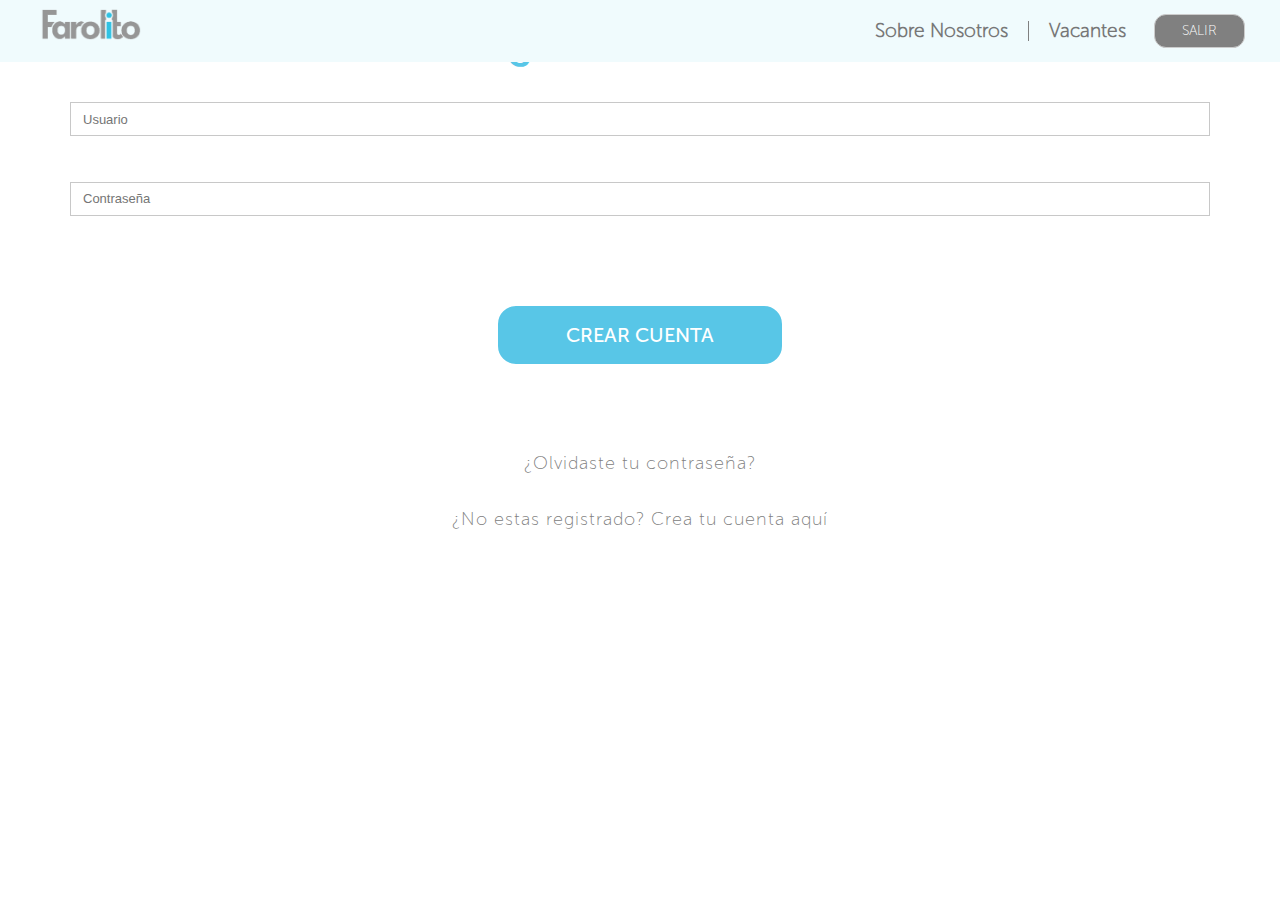
<file: ingresa-cuenta.html>
<!DOCTYPE>
<html>
	<head>
		<title>Farolito</title>
		<meta charset="utf-8">
		<!-- Responsiveness -->
		<meta name="viewport" content="width=device-width, initial-scale=1.0, user-scalable=no">
		<link rel="icon" type="image/png" href="assets/iconos/icono-logo.png">
		<link rel="stylesheet" type="text/css" href="stylesheets/main.css">
		<link href='http://fonts.googleapis.com/css?family=Lato' rel='stylesheet' type='text/css'>
	</head>
	<body>
		<div class="container-fluid">
			<div class="menu-nosotros">
					<nav class="navbar navbar-default">
						<a href="index.html">
							<img src="assets/iconos/iconos-20.png" class="hidden-sm hidden-md hidden-lg icon-farolito-movil">
						</a>
						<div class="button-principal btn-home btn-nosotros hidden-sm hidden-md hidden-lg">
								<a href="crear-cuenta.html" class="btn"> CREA TU PERFIL</a>
							</div>
							<div class="navbar-header">
						  <button type="button" class="navbar-toggle collapsed pull-left" data-toggle="collapse" data-target="#bs-example-navbar-collapse-1">
							<span class="sr-only">Toggle navigation</span>
							<span class="icon-bar"></span>
							<span class="icon-bar"></span>
							<span class="icon-bar"></span>
						  </button>
						</div> 
							<!-- Collect the nav links, forms, and other content for toggling -->
						<div class="collapse navbar-collapse" id="bs-example-navbar-collapse-1">
						  <ul class="nav navbar-nav navbar-right">
				      	<li class="hidden-sm hidden-md hidden-lg"><a href="index.html">Home</a></li>
				        <li><a href="nosotros.html">Sobre Nosotros</a></li>
				        <li class="hidden-sm hidden-md hidden-lg"><a href="ingresa-cuenta.html">Ingresa tu cuenta</a></li>
				        <li class="hidden-sm hidden-md hidden-lg"><a href="crear-cuenta.html">Crear cuenta</a></li>
				        <li class="hidden-sm hidden-md hidden-lg"><a href="blog.html">Blog</a></li>
				        <li class="hidden-sm hidden-md hidden-lg"><a href="nosotros.html">Contáctanos</a></li>
				        <li class="hidden-xs"><a href="#" class="linea-oportunidades"> Vacantes</a></li>
				        <li class="hidden-xs btn-principal-home-ingresar">
				        <button type="submit" class="btn btn-default hidden-xs">SALIR</button>
				        </li>
					    </ul>
						</div><!-- /.navbar-collapse -->
						<a href="index.html">
							<img src="assets/iconos/iconos-20.png" class="hidden-xs">
						</a>
					</nav>
				</div>
			<section class="ingresar-cuenta">
				<div class="container">
				    <div class="text-ingresa-cuenta">
				      <h1 class="text-primary text-center text-lightblue"> Ingresa tu cuenta</h1>
				      <form action="">
							  <div class="grupo-formulario columna ">
							    <input type="text" class="estilo-nombre" placeholder="Usuario" required=""> 
							  </div>
							  <div class="grupo-formulario columna ">
							    <input type="text" class="estilo-nombre" placeholder="Contraseña"  required=""> 
							  </div>
								<div class="btn-home btn-cuenta btn-principal-home btn-ingresar-cuenta">
									<a href="" class="btn a-model"> CREAR CUENTA  </a>
								</div>
								<br>
								<p class="text-grey size-p text-center">¿Olvidaste tu contraseña?</p>
								<br>
								<p class="text-grey size-p text-center">¿No estas registrado? Crea tu cuenta aquí</p>
								<br>
								<br>
							</form>
				    </div>
				</div>
			</section>
			<section class="footer hidden-sm hidden-md hidden-lg">
				<div class="row fila-redes">
					<div class="col-sm-6 redes-icon">
						<div class="redes">
							<a href="">
								<img src="assets/iconos/iconos-12.png">
							</a>
							<a href="">
								<img src="assets/iconos/iconos-13.png">
							</a>
							<a href="">
								<img src="assets/iconos/iconos-14.png">
							</a>
						</div>
					</div>
					<div class="col-sm-6">
						<p class="text-white">todos los derechos reservados</p>
					</div>
				</div>
			</section>
		</div>


	<script src="https://ajax.googleapis.com/ajax/libs/jquery/1.11.2/jquery.min.js"></script>
		<!-- Javascripts de Bootstrap -->

		<script src="javascripts/bootstrap/js/bootstrap.min.js"></script>
		<script src="javascripts/b3/collapse.js"></script>
		<script src="javascripts/b3/transition.js"></script>
		<script src="javascripts/b3/dropdown.js"></script>
		<script type="text/javascript/jquery.js"></script>
		<script src="jquery.js"></script>
	</body>	
</html>
</file>
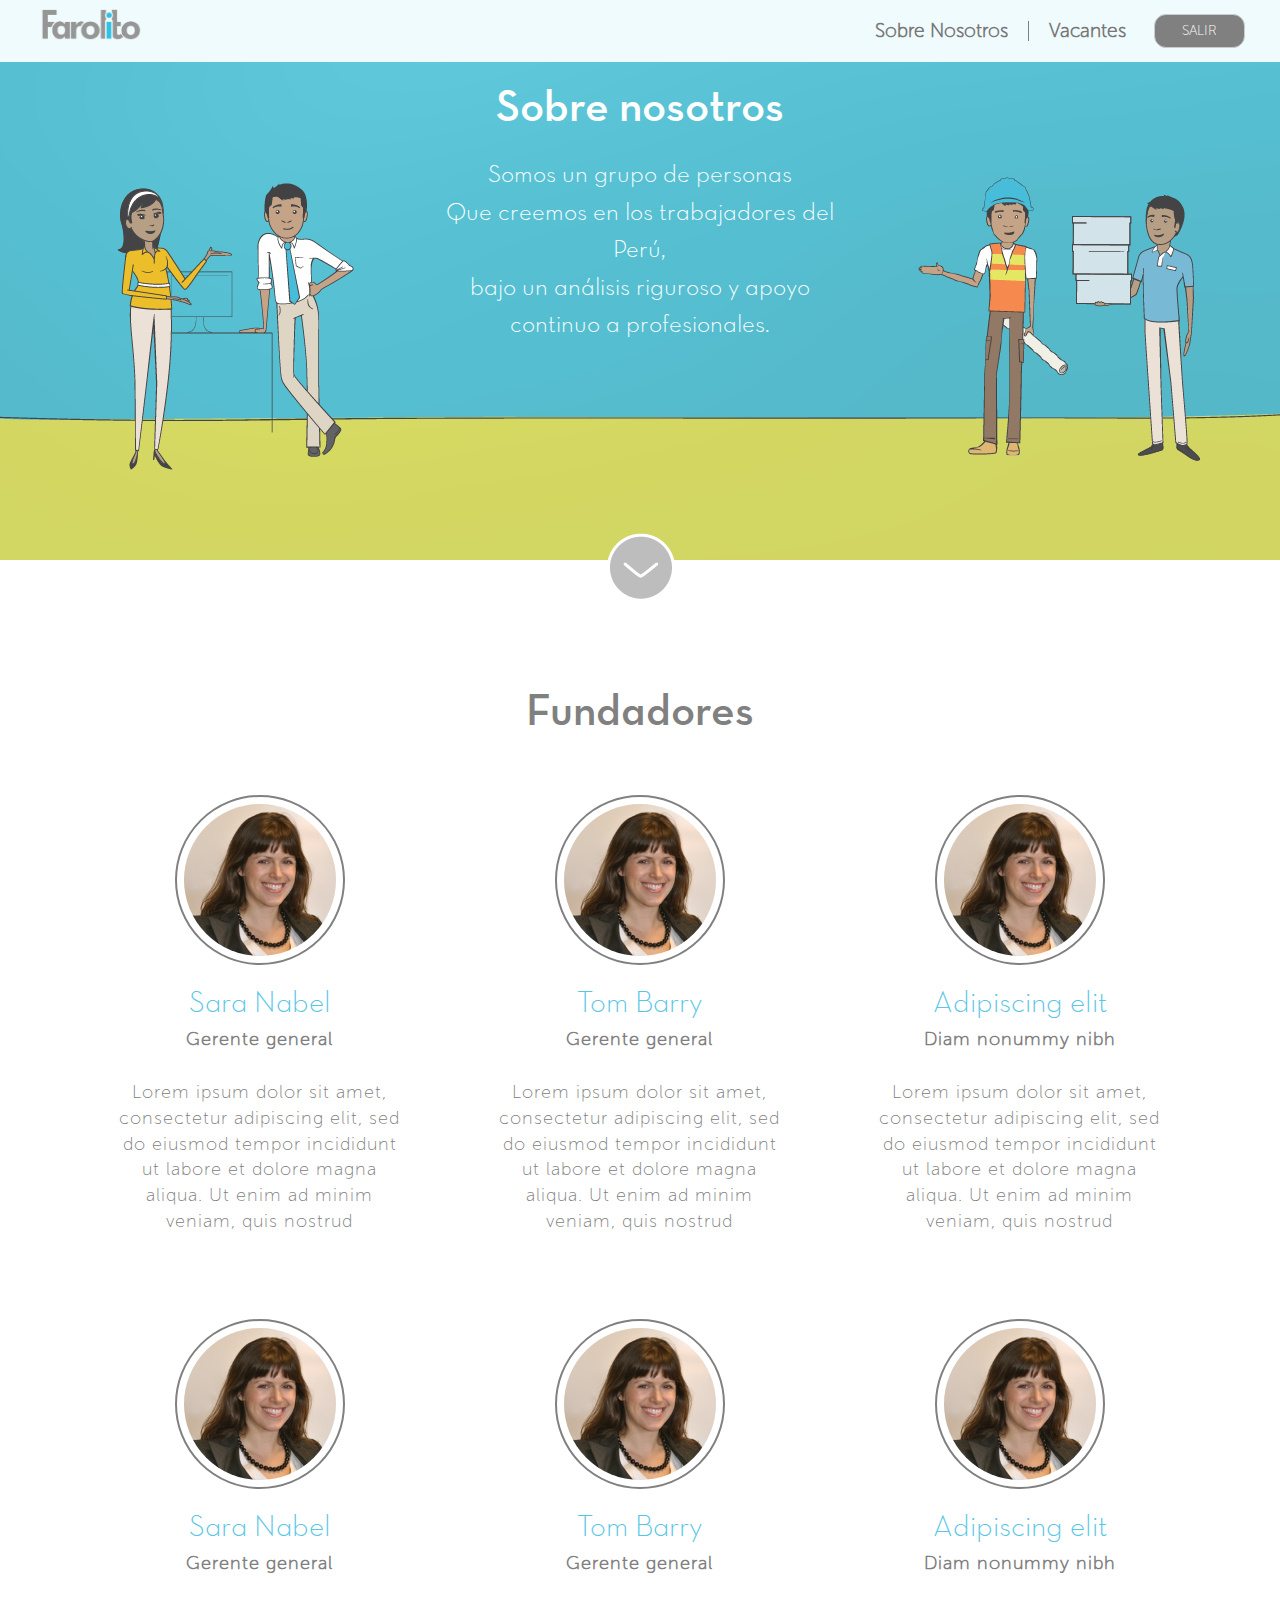
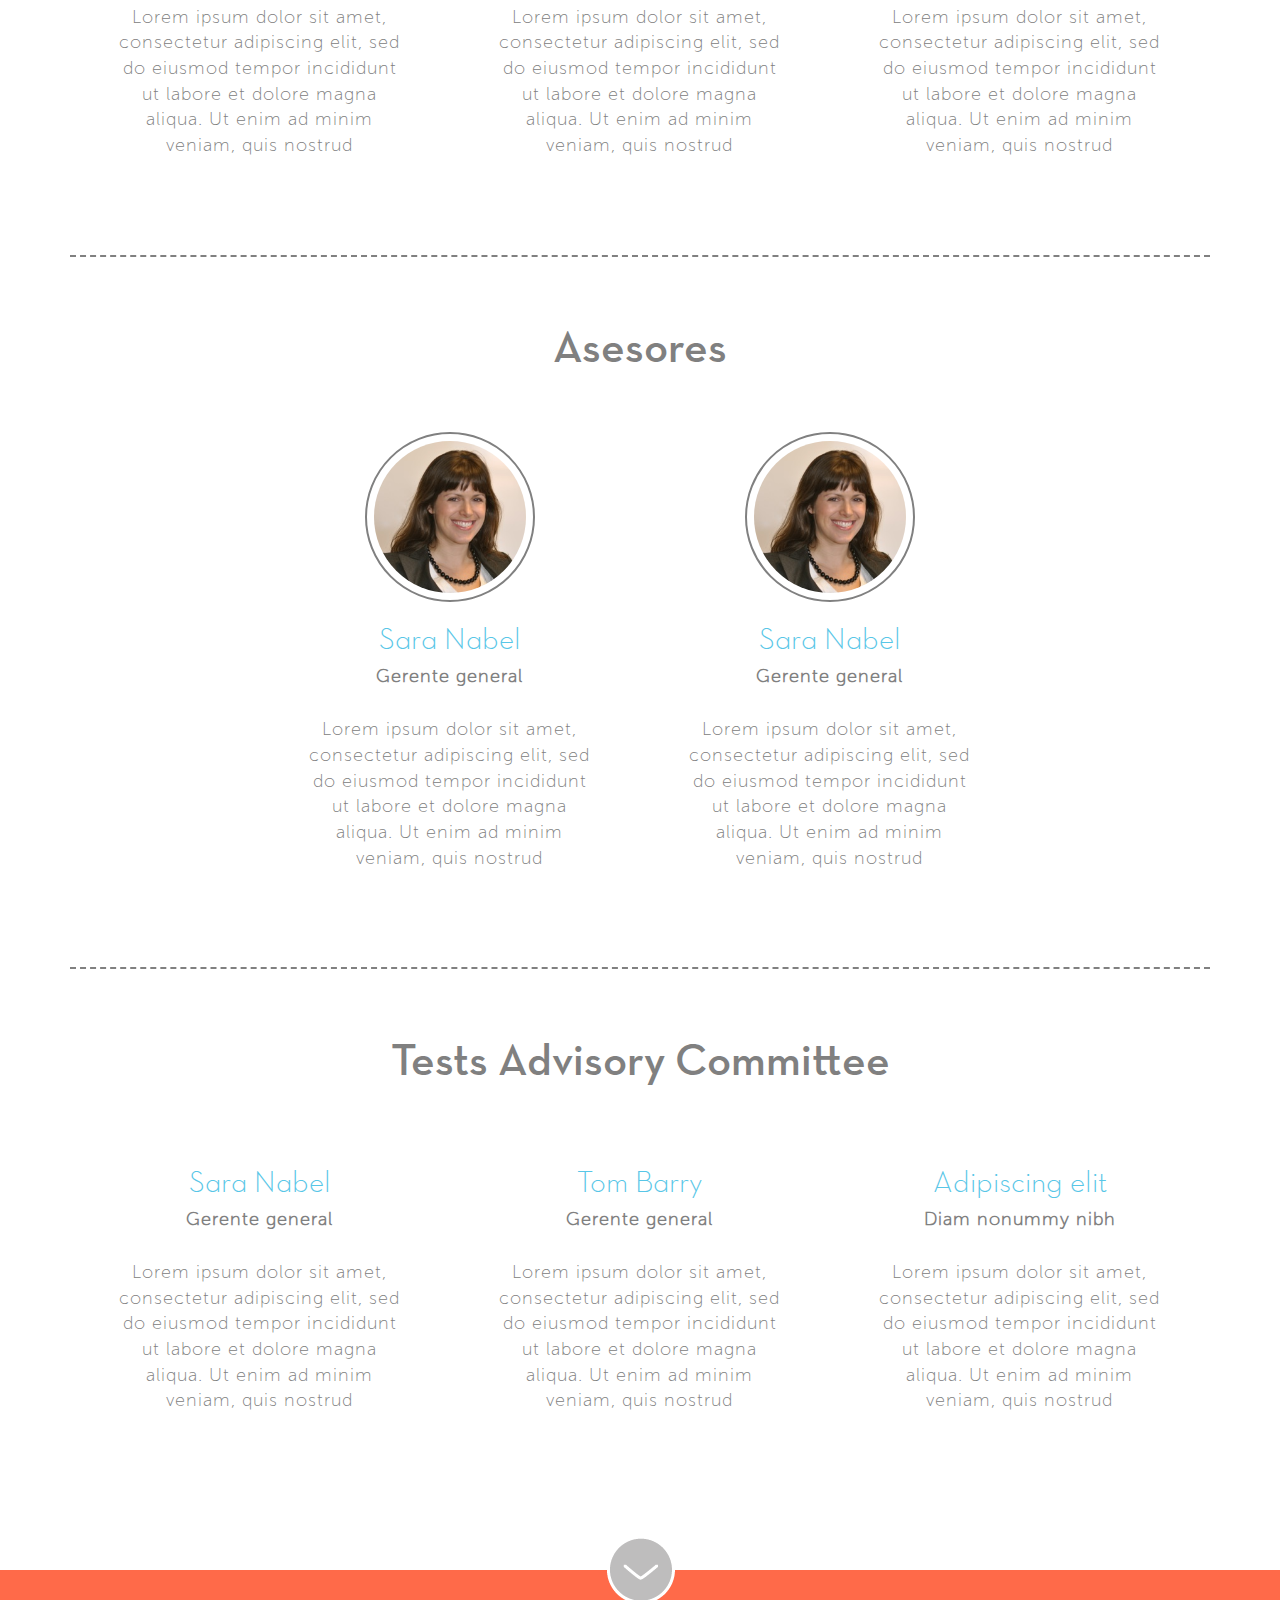
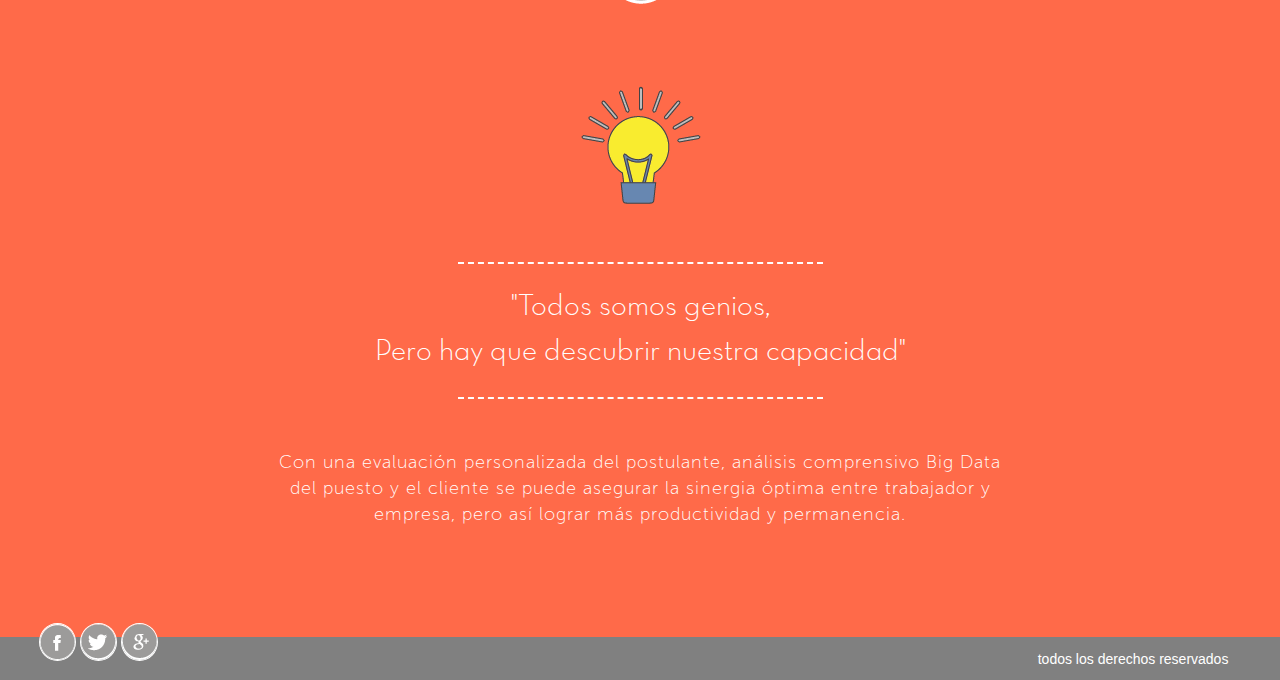
<file: nosotros.html>
<!DOCTYPE>
<html>
	<head>
		<title>Nosotros-Farolito</title>
		<meta charset="utf-8">
		<!-- Responsiveness -->
		<meta name="viewport" content="width=device-width, initial-scale=1.0, user-scalable=no">
		<link rel="icon" type="image/png" href="assets/iconos/icono-logo.png">
		<link rel="stylesheet" type="text/css" href="stylesheets/main.css">
		<link href='http://fonts.googleapis.com/css?family=Lato' rel='stylesheet' type='text/css'>
	</head>
	<body>
		<div class="container-fluid">
			<section class="home-nosotros">
				<div class="menu-nosotros">
					<nav class="navbar navbar-default">
						<a href="index.html">
							<img src="assets/iconos/iconos-20.png" class="hidden-sm hidden-md hidden-lg icon-farolito-movil">
						</a>
						<div class="button-principal btn-nosotros hidden-sm hidden-md hidden-lg">
							<a href="crear-cuenta.html" class="btn"> CREA TU PERFIL</a>
						</div>
						<div class="navbar-header">
				      <button type="button" class="navbar-toggle collapsed pull-left" data-toggle="collapse" data-target="#bs-example-navbar-collapse-1">
				        <span class="sr-only">Toggle navigation</span>
				        <span class="icon-bar"></span>
				        <span class="icon-bar"></span>
				        <span class="icon-bar"></span>
				      </button>
				    </div> 
					    <!-- Collect the nav links, forms, and other content for toggling -->
						<div class="collapse navbar-collapse" id="bs-example-navbar-collapse-1">
				      <ul class="nav navbar-nav navbar-right">
				      	<li class="hidden-sm hidden-md hidden-lg"><a href="index.html">Home</a></li>
				        <li><a href="nosotros.html">Sobre Nosotros</a></li>
				        <li class="hidden-sm hidden-md hidden-lg"><a href="ingresa-cuenta.html">Ingresa tu cuenta</a></li>
				        <li class="hidden-sm hidden-md hidden-lg"><a href="crear-cuenta.html">Crear cuenta</a></li>
				        <li class="hidden-sm hidden-md hidden-lg"><a href="blog.html">Blog</a></li>
				        <li class="hidden-sm hidden-md hidden-lg"><a href="nosotros.html">Contáctanos</a></li>
				        <li class="hidden-xs"><a href="#" class="linea-oportunidades"> Vacantes</a></li>
				        <li class="hidden-xs btn-principal-home-ingresar">
				        <button type="submit" class="btn btn-default hidden-xs">SALIR</button>
				        </li>
				      </ul>
				    </div><!-- /.navbar-collapse -->
				    <a href="index.html">
							<img src="assets/iconos/iconos-20.png" class="hidden-xs">
						</a>
					</nav>
				</div>
				<div class="content-home-nosotros">
					<div class="col-sm-4">
					</div>
					<div class="col-sm-4 text-center-nosotros">
						<h1 class="text-primary text-center text-white">
							Sobre nosotros
						</h1>
						<h3 class="text-white text-center text-h3"> Somos un grupo de personas
							<br>Que creemos en los trabajadores del Perú,
							<br>bajo un análisis riguroso y apoyo continuo a profesionales.
						</h3>
					</div>
					<div class="col-sm-4">
					</div>
				</div>
			</section>
			<div class="arrow-home hidden-xs">
				<a href="#fundadores">
					<img src="assets/iconos/iconos-15.png">
				</a>
			</div>
			<section class="fundadores" id="fundadores">
				<div class="container">
					<h1 class="text-primary text-center text-grey">Fundadores</h1>
					<div class="conteiner">
						<div class="row fila-img-circular">
							<div class="col-sm-4 col-fundadores">
								<div class="img-fundadores text-center">
									<img src="assets/img/img-04.png">
								</div>
								<h3 class="text-h3 text-center text-lightblue">Sara Nabel
								</h3>
								<p class="text-center text-grey size-p"> Gerente general
								</p>
								<div class="text-fundadores hidden-xs">
									<p class="text-center text-grey size-p text-parrafo">Lorem ipsum dolor sit amet, consectetur adipiscing elit, sed do eiusmod tempor incididunt ut labore et dolore magna aliqua. Ut enim ad minim veniam, quis nostrud 
									</p>
								</div>
							</div>
							<div class="col-sm-4 col-fundadores">
								<div class="img-fundadores text-center">
									<img src="assets/img/img-04.png">
								</div>
								<h3 class="text-h3 text-center text-lightblue">Tom Barry
								</h3>
								<p class="text-center text-grey size-p"> Gerente general
								</p>
								<div class="text-fundadores hidden-xs">
									<p class="text-center text-grey size-p text-parrafo">Lorem ipsum dolor sit amet, consectetur adipiscing elit, sed do eiusmod tempor incididunt ut labore et dolore magna aliqua. Ut enim ad minim veniam, quis nostrud 
									</p>
								</div>
							</div>
							<div class="col-sm-4 col-fundadores">
								<div class="img-fundadores text-center">
									<img src="assets/img/img-04.png">
								</div>
								<h3 class="text-h3 text-center text-lightblue">Adipiscing elit
								</h3>
								<p class="text-center text-grey size-p"> Diam nonummy nibh
								</p>
								<div class="text-fundadores hidden-xs">
									<p class="text-center text-grey size-p text-parrafo">Lorem ipsum dolor sit amet, consectetur adipiscing elit, sed do eiusmod tempor incididunt ut labore et dolore magna aliqua. Ut enim ad minim veniam, quis nostrud 
									</p>
								</div>
							</div>
						</div>
						<div class="row fila-img-circular">
							<div class="col-sm-4 col-fundadores">
								<div class="img-fundadores text-center">
									<img src="assets/img/img-04.png">
								</div>
								<h3 class="text-h3 text-center text-lightblue">Sara Nabel
								</h3>
								<p class="text-center text-grey size-p"> Gerente general
								</p>
								<div class="text-fundadores hidden-xs">
									<p class="text-center text-grey size-p text-parrafo">Lorem ipsum dolor sit amet, consectetur adipiscing elit, sed do eiusmod tempor incididunt ut labore et dolore magna aliqua. Ut enim ad minim veniam, quis nostrud 
									</p>
								</div>
							</div>
							<div class="col-sm-4 col-fundadores">
								<div class="img-fundadores text-center">
									<img src="assets/img/img-04.png">
								</div>
								<h3 class="text-h3 text-center text-lightblue">Tom Barry
								</h3>
								<p class="text-center text-grey size-p"> Gerente general
								</p>
								<div class="text-fundadores hidden-xs">
									<p class="text-center text-grey size-p text-parrafo">Lorem ipsum dolor sit amet, consectetur adipiscing elit, sed do eiusmod tempor incididunt ut labore et dolore magna aliqua. Ut enim ad minim veniam, quis nostrud 
									</p>
								</div>
							</div>
							<div class="col-sm-4 col-fundadores">
								<div class="img-fundadores text-center">
									<img src="assets/img/img-04.png">
								</div>
								<h3 class="text-h3 text-center text-lightblue">Adipiscing elit
								</h3>
								<p class="text-center text-grey size-p"> Diam nonummy nibh
								</p>
								<div class="text-fundadores hidden-xs">
									<p class="text-center text-grey size-p text-parrafo">Lorem ipsum dolor sit amet, consectetur adipiscing elit, sed do eiusmod tempor incididunt ut labore et dolore magna aliqua. Ut enim ad minim veniam, quis nostrud 
									</p>
								</div>
							</div>
						</div>
					</div>
				</div>	
			</section>
			<section class="asesores hidden-xs">
				<div class="container">
					<h1 class="text-primary text-center text-grey">Asesores</h1>
					<div class="row fila-con-lineas fila-img-circular">
						<div clasS="col-sm-2"></div>
						<div class="col-sm-4 col-fundadores">
							<div class="img-fundadores text-center">
								<img src="assets/img/img-04.png">
							</div>
							<h3 class="text-h3 text-center text-lightblue">Sara Nabel
							</h3>
							<p class="text-center text-grey size-p"> Gerente general
							</p>
							<div class="text-fundadores hidden-xs">
								<p class="text-center text-grey size-p text-parrafo">Lorem ipsum dolor sit amet, consectetur adipiscing elit, sed do eiusmod tempor incididunt ut labore et dolore magna aliqua. Ut enim ad minim veniam, quis nostrud 
								</p>
							</div>
						</div>
						<div class="col-sm-4 col-fundadores">
							<div class="img-fundadores text-center">
								<img src="assets/img/img-04.png">
							</div>
							<h3 class="text-h3 text-center text-lightblue">Sara Nabel
							</h3>
							<p class="text-center text-grey size-p"> Gerente general
							</p>
							<div class="text-fundadores hidden-xs">
								<p class="text-center text-grey size-p text-parrafo">Lorem ipsum dolor sit amet, consectetur adipiscing elit, sed do eiusmod tempor incididunt ut labore et dolore magna aliqua. Ut enim ad minim veniam, quis nostrud 
								</p>
							</div>
						</div>
						<div clasS="col-sm-2"></div>
					</div>
				</div>
			</section>
			<section class="asesores test hidden-xs">
				<div class="container">
					<h1 class="text-primary text-center text-grey">Tests Advisory Committee</h1>
					<div class="conteiner">
						<div class="row fila-img-circular test-fila">
							<div class="col-sm-4 col-fundadores">
								<h3 class="text-h3 text-center text-lightblue">Sara Nabel
								</h3>
								<p class="text-center text-grey size-p"> Gerente general
								</p>
								<div class="text-fundadores hidden-xs">
									<p class="text-center text-grey size-p text-parrafo">Lorem ipsum dolor sit amet, consectetur adipiscing elit, sed do eiusmod tempor incididunt ut labore et dolore magna aliqua. Ut enim ad minim veniam, quis nostrud 
									</p>
								</div>
							</div>
							<div class="col-sm-4 col-fundadores">
								<h3 class="text-h3 text-center text-lightblue">Tom Barry
								</h3>
								<p class="text-center text-grey size-p"> Gerente general
								</p>
								<div class="text-fundadores hidden-xs">
									<p class="text-center text-grey size-p text-parrafo">Lorem ipsum dolor sit amet, consectetur adipiscing elit, sed do eiusmod tempor incididunt ut labore et dolore magna aliqua. Ut enim ad minim veniam, quis nostrud 
									</p>
								</div>
							</div>
							<div class="col-sm-4 col-fundadores">
								<h3 class="text-h3 text-center text-lightblue">Adipiscing elit
								</h3>
								<p class="text-center text-grey size-p"> Diam nonummy nibh
								</p>
								<div class="text-fundadores hidden-xs">
									<p class="text-center text-grey size-p text-parrafo">Lorem ipsum dolor sit amet, consectetur adipiscing elit, sed do eiusmod tempor incididunt ut labore et dolore magna aliqua. Ut enim ad minim veniam, quis nostrud 
									</p>
								</div>
							</div>
						</div>
					</div>
				</div>
				<div class="arrow-home arrow-metodologia hidden-xs">
					<a href="#citas">
						<img src="assets/iconos/iconos-15.png" id="citas">
					</a>
				</div>
			</section>
			<section class="citas">
				<div class="container">
					<div class="img-citas text-center">
						<img src="assets/iconos/iconos-16.png">
					</div>
					<div class="row fila-citas">
						<div class="col-sm-2">
						</div>
						<div class="col-sm-8 text-center-cita">
							<div class="linea-dashed-cita text-center">
							</div>
							<h3 class="text-h3 text-center text-white">
								"Todos somos genios,
								<br>
								Pero hay que descubrir nuestra capacidad"
							</h3>
							<div class="linea-dashed-cita text-center">
							</div>
							<p class="text-center text-white size-p"> Con una evaluación personalizada del postulante, análisis comprensivo Big Data
								<br>
								del puesto y el cliente se puede asegurar la sinergia óptima entre trabajador y
								<br>empresa, pero así lograr más productividad y permanencia.
							</p>
						</div>
						<div class="col-sm-2">
						</div>
					</div>
				</div>
			</section>
			<section class="footer">
				<div class="row fila-redes">
					<div class="col-sm-6 redes-icon">
						<div class="redes">
							<a href="">
								<img src="assets/iconos/iconos-12.png">
							</a>
							<a href="">
								<img src="assets/iconos/iconos-13.png">
							</a>
							<a href="">
								<img src="assets/iconos/iconos-14.png">
							</a>
						</div>
					</div>
					<div class="col-sm-6">
						<p class="text-white">todos los derechos reservados</p>
					</div>
				</div>
			</section>
		</div>
		<script src="https://ajax.googleapis.com/ajax/libs/jquery/1.11.2/jquery.min.js"></script>
		<!-- Javascripts de Bootstrap -->
		<script src="javascripts/b3/collapse.js"></script>
		<script src="javascripts/b3/transition.js"></script>
		<script src="javascripts/b3/dropdown.js"></script>
		<script type="text/javascript/jquery.js"></script>
		<script>
			$(function() {
			  $('a[href*=#]:not([href=#])').click(function() {
			    if (location.pathname.replace(/^\//,'') == this.pathname.replace(/^\//,'') && location.hostname == this.hostname) {
			      var target = $(this.hash);
			      target = target.length ? target : $('[name=' + this.hash.slice(1) +']');
			      if (target.length) {
			        $('html,body').animate({
			          scrollTop: target.offset().top
			        }, 1000);
			        return false;
			      }
			    }
			  });
			});
		</script>
	</body>	
</html>
</file>
<file: stylesheets/main.css>
@charset "UTF-8";
/*========================================
=            Bootstrap                   =
========================================*/
/*========================================
=          Twitter Bootstrap 3.2      =
========================================*/
/*! normalize.css v3.0.2 | MIT License | git.io/normalize */
html {
  font-family: sans-serif;
  -ms-text-size-adjust: 100%;
  -webkit-text-size-adjust: 100%; }

body {
  margin: 0; }

article,
aside,
details,
figcaption,
figure,
footer,
header,
hgroup,
main,
menu,
nav,
section,
summary {
  display: block; }

audio,
canvas,
progress,
video {
  display: inline-block;
  vertical-align: baseline; }

audio:not([controls]) {
  display: none;
  height: 0; }

[hidden],
template {
  display: none; }

a {
  background-color: transparent; }

a:active,
a:hover {
  outline: 0; }

abbr[title] {
  border-bottom: 1px dotted; }

b,
strong {
  font-weight: bold; }

dfn {
  font-style: italic; }

h1 {
  font-size: 2em;
  margin: 0.67em 0; }

mark {
  background: #ff0;
  color: #000; }

small {
  font-size: 80%; }

sub,
sup {
  font-size: 75%;
  line-height: 0;
  position: relative;
  vertical-align: baseline; }

sup {
  top: -0.5em; }

sub {
  bottom: -0.25em; }

img {
  border: 0; }

svg:not(:root) {
  overflow: hidden; }

figure {
  margin: 1em 40px; }

hr {
  -moz-box-sizing: content-box;
  box-sizing: content-box;
  height: 0; }

pre {
  overflow: auto; }

code,
kbd,
pre,
samp {
  font-family: monospace, monospace;
  font-size: 1em; }

button,
input,
optgroup,
select,
textarea {
  color: inherit;
  font: inherit;
  margin: 0; }

button {
  overflow: visible; }

button,
select {
  text-transform: none; }

button,
html input[type="button"],
input[type="reset"],
input[type="submit"] {
  -webkit-appearance: button;
  cursor: pointer; }

button[disabled],
html input[disabled] {
  cursor: default; }

button::-moz-focus-inner,
input::-moz-focus-inner {
  border: 0;
  padding: 0; }

input {
  line-height: normal; }

input[type="checkbox"],
input[type="radio"] {
  box-sizing: border-box;
  padding: 0; }

input[type="number"]::-webkit-inner-spin-button,
input[type="number"]::-webkit-outer-spin-button {
  height: auto; }

input[type="search"] {
  -webkit-appearance: textfield;
  -moz-box-sizing: content-box;
  -webkit-box-sizing: content-box;
  box-sizing: content-box; }

input[type="search"]::-webkit-search-cancel-button,
input[type="search"]::-webkit-search-decoration {
  -webkit-appearance: none; }

fieldset {
  border: 1px solid #c0c0c0;
  margin: 0 2px;
  padding: 0.35em 0.625em 0.75em; }

legend {
  border: 0;
  padding: 0; }

textarea {
  overflow: auto; }

optgroup {
  font-weight: bold; }

table {
  border-collapse: collapse;
  border-spacing: 0; }

td,
th {
  padding: 0; }

* {
  -webkit-box-sizing: border-box;
  -moz-box-sizing: border-box;
  box-sizing: border-box; }

*:before,
*:after {
  -webkit-box-sizing: border-box;
  -moz-box-sizing: border-box;
  box-sizing: border-box; }

html {
  font-size: 10px;
  -webkit-tap-highlight-color: transparent; }

body {
  font-family: "Helvetica Neue", Helvetica, Arial, sans-serif;
  font-size: 14px;
  line-height: 1.42857;
  color: #333333;
  background-color: #fff; }

input,
button,
select,
textarea {
  font-family: inherit;
  font-size: inherit;
  line-height: inherit; }

a {
  color: #337ab7;
  text-decoration: none; }
  a:hover, a:focus {
    color: #23527c;
    text-decoration: underline; }
  a:focus {
    outline: thin dotted;
    outline: 5px auto -webkit-focus-ring-color;
    outline-offset: -2px; }

figure {
  margin: 0; }

img {
  vertical-align: middle; }

.img-responsive {
  display: block;
  max-width: 100%;
  height: auto; }

.img-rounded {
  border-radius: 6px; }

.img-thumbnail {
  padding: 4px;
  line-height: 1.42857;
  background-color: #fff;
  border: 1px solid #ddd;
  border-radius: 4px;
  -webkit-transition: all 0.2s ease-in-out;
  -o-transition: all 0.2s ease-in-out;
  transition: all 0.2s ease-in-out;
  display: inline-block;
  max-width: 100%;
  height: auto; }

.img-circle {
  border-radius: 50%; }

hr {
  margin-top: 20px;
  margin-bottom: 20px;
  border: 0;
  border-top: 1px solid #eeeeee; }

.sr-only {
  position: absolute;
  width: 1px;
  height: 1px;
  margin: -1px;
  padding: 0;
  overflow: hidden;
  clip: rect(0, 0, 0, 0);
  border: 0; }

.sr-only-focusable:active, .sr-only-focusable:focus {
  position: static;
  width: auto;
  height: auto;
  margin: 0;
  overflow: visible;
  clip: auto; }

[role="button"] {
  cursor: pointer; }

/*! Source: https://github.com/h5bp/html5-boilerplate/blob/master/src/css/main.css */
@media print {
  *,
  *:before,
  *:after {
    background: transparent !important;
    color: #000 !important;
    box-shadow: none !important;
    text-shadow: none !important; }

  a,
  a:visited {
    text-decoration: underline; }

  a[href]:after {
    content: " (" attr(href) ")"; }

  abbr[title]:after {
    content: " (" attr(title) ")"; }

  a[href^="#"]:after,
  a[href^="javascript:"]:after {
    content: ""; }

  pre,
  blockquote {
    border: 1px solid #999;
    page-break-inside: avoid; }

  thead {
    display: table-header-group; }

  tr,
  img {
    page-break-inside: avoid; }

  img {
    max-width: 100% !important; }

  p,
  h2,
  h3 {
    orphans: 3;
    widows: 3; }

  h2,
  h3 {
    page-break-after: avoid; }

  select {
    background: #fff !important; }

  .navbar {
    display: none; }

  .btn > .caret,
  .dropup > .btn > .caret {
    border-top-color: #000 !important; }

  .label {
    border: 1px solid #000; }

  .table {
    border-collapse: collapse !important; }
    .table td,
    .table th {
      background-color: #fff !important; }

  .table-bordered th,
  .table-bordered td {
    border: 1px solid #ddd !important; } }
h1, h2, h3, h4, h5, h6,
.h1, .h2, .h3, .h4, .h5, .h6 {
  font-family: inherit;
  font-weight: 500;
  line-height: 1.1;
  color: inherit; }
  h1 small,
  h1 .small, h2 small,
  h2 .small, h3 small,
  h3 .small, h4 small,
  h4 .small, h5 small,
  h5 .small, h6 small,
  h6 .small,
  .h1 small,
  .h1 .small, .h2 small,
  .h2 .small, .h3 small,
  .h3 .small, .h4 small,
  .h4 .small, .h5 small,
  .h5 .small, .h6 small,
  .h6 .small {
    font-weight: normal;
    line-height: 1;
    color: #777777; }

h1, .h1,
h2, .h2,
h3, .h3 {
  margin-top: 20px;
  margin-bottom: 10px; }
  h1 small,
  h1 .small, .h1 small,
  .h1 .small,
  h2 small,
  h2 .small, .h2 small,
  .h2 .small,
  h3 small,
  h3 .small, .h3 small,
  .h3 .small {
    font-size: 65%; }

h4, .h4,
h5, .h5,
h6, .h6 {
  margin-top: 10px;
  margin-bottom: 10px; }
  h4 small,
  h4 .small, .h4 small,
  .h4 .small,
  h5 small,
  h5 .small, .h5 small,
  .h5 .small,
  h6 small,
  h6 .small, .h6 small,
  .h6 .small {
    font-size: 75%; }

h1, .h1 {
  font-size: 36px; }

h2, .h2 {
  font-size: 30px; }

h3, .h3 {
  font-size: 24px; }

h4, .h4 {
  font-size: 18px; }

h5, .h5 {
  font-size: 14px; }

h6, .h6 {
  font-size: 12px; }

p {
  margin: 0 0 10px; }

.lead {
  margin-bottom: 20px;
  font-size: 16px;
  font-weight: 300;
  line-height: 1.4; }
  @media (min-width: 768px) {
    .lead {
      font-size: 21px; } }

small,
.small {
  font-size: 85%; }

mark,
.mark {
  background-color: #fcf8e3;
  padding: .2em; }

.text-left {
  text-align: left; }

.text-right {
  text-align: right; }

.text-center {
  text-align: center; }

.text-justify {
  text-align: justify; }

.text-nowrap {
  white-space: nowrap; }

.text-lowercase {
  text-transform: lowercase; }

.text-uppercase, .initialism {
  text-transform: uppercase; }

.text-capitalize {
  text-transform: capitalize; }

.text-muted {
  color: #777777; }

.text-primary {
  color: #337ab7; }

a.text-primary:hover {
  color: #286090; }

.text-success {
  color: #3c763d; }

a.text-success:hover {
  color: #2b542c; }

.text-info {
  color: #31708f; }

a.text-info:hover {
  color: #245269; }

.text-warning {
  color: #8a6d3b; }

a.text-warning:hover {
  color: #66512c; }

.text-danger {
  color: #a94442; }

a.text-danger:hover {
  color: #843534; }

.bg-primary {
  color: #fff; }

.bg-primary {
  background-color: #337ab7; }

a.bg-primary:hover {
  background-color: #286090; }

.bg-success {
  background-color: #dff0d8; }

a.bg-success:hover {
  background-color: #c1e2b3; }

.bg-info {
  background-color: #d9edf7; }

a.bg-info:hover {
  background-color: #afd9ee; }

.bg-warning {
  background-color: #fcf8e3; }

a.bg-warning:hover {
  background-color: #f7ecb5; }

.bg-danger {
  background-color: #f2dede; }

a.bg-danger:hover {
  background-color: #e4b9b9; }

.page-header {
  padding-bottom: 9px;
  margin: 40px 0 20px;
  border-bottom: 1px solid #eeeeee; }

ul,
ol {
  margin-top: 0;
  margin-bottom: 10px; }
  ul ul,
  ul ol,
  ol ul,
  ol ol {
    margin-bottom: 0; }

.list-unstyled {
  padding-left: 0;
  list-style: none; }

.list-inline {
  padding-left: 0;
  list-style: none;
  margin-left: -5px; }
  .list-inline > li {
    display: inline-block;
    padding-left: 5px;
    padding-right: 5px; }

dl {
  margin-top: 0;
  margin-bottom: 20px; }

dt,
dd {
  line-height: 1.42857; }

dt {
  font-weight: bold; }

dd {
  margin-left: 0; }

.dl-horizontal dd:before, .dl-horizontal dd:after {
  content: " ";
  display: table; }
.dl-horizontal dd:after {
  clear: both; }
@media (min-width: 768px) {
  .dl-horizontal dt {
    float: left;
    width: 160px;
    clear: left;
    text-align: right;
    overflow: hidden;
    text-overflow: ellipsis;
    white-space: nowrap; }
  .dl-horizontal dd {
    margin-left: 180px; } }

abbr[title],
abbr[data-original-title] {
  cursor: help;
  border-bottom: 1px dotted #777777; }

.initialism {
  font-size: 90%; }

blockquote {
  padding: 10px 20px;
  margin: 0 0 20px;
  font-size: 17.5px;
  border-left: 5px solid #eeeeee; }
  blockquote p:last-child,
  blockquote ul:last-child,
  blockquote ol:last-child {
    margin-bottom: 0; }
  blockquote footer,
  blockquote small,
  blockquote .small {
    display: block;
    font-size: 80%;
    line-height: 1.42857;
    color: #777777; }
    blockquote footer:before,
    blockquote small:before,
    blockquote .small:before {
      content: '\2014 \00A0'; }

.blockquote-reverse,
blockquote.pull-right {
  padding-right: 15px;
  padding-left: 0;
  border-right: 5px solid #eeeeee;
  border-left: 0;
  text-align: right; }
  .blockquote-reverse footer:before,
  .blockquote-reverse small:before,
  .blockquote-reverse .small:before,
  blockquote.pull-right footer:before,
  blockquote.pull-right small:before,
  blockquote.pull-right .small:before {
    content: ''; }
  .blockquote-reverse footer:after,
  .blockquote-reverse small:after,
  .blockquote-reverse .small:after,
  blockquote.pull-right footer:after,
  blockquote.pull-right small:after,
  blockquote.pull-right .small:after {
    content: '\00A0 \2014'; }

address {
  margin-bottom: 20px;
  font-style: normal;
  line-height: 1.42857; }

code,
kbd,
pre,
samp {
  font-family: Menlo, Monaco, Consolas, "Courier New", monospace; }

code {
  padding: 2px 4px;
  font-size: 90%;
  color: #c7254e;
  background-color: #f9f2f4;
  border-radius: 4px; }

kbd {
  padding: 2px 4px;
  font-size: 90%;
  color: #fff;
  background-color: #333;
  border-radius: 3px;
  box-shadow: inset 0 -1px 0 rgba(0, 0, 0, 0.25); }
  kbd kbd {
    padding: 0;
    font-size: 100%;
    font-weight: bold;
    box-shadow: none; }

pre {
  display: block;
  padding: 9.5px;
  margin: 0 0 10px;
  font-size: 13px;
  line-height: 1.42857;
  word-break: break-all;
  word-wrap: break-word;
  color: #333333;
  background-color: #f5f5f5;
  border: 1px solid #ccc;
  border-radius: 4px; }
  pre code {
    padding: 0;
    font-size: inherit;
    color: inherit;
    white-space: pre-wrap;
    background-color: transparent;
    border-radius: 0; }

.pre-scrollable {
  max-height: 340px;
  overflow-y: scroll; }

.container {
  margin-right: auto;
  margin-left: auto;
  padding-left: 15px;
  padding-right: 15px; }
  .container:before, .container:after {
    content: " ";
    display: table; }
  .container:after {
    clear: both; }
  @media (min-width: 768px) {
    .container {
      width: 750px; } }
  @media (min-width: 992px) {
    .container {
      width: 970px; } }
  @media (min-width: 1200px) {
    .container {
      width: 1170px; } }

.container-fluid {
  margin-right: auto;
  margin-left: auto;
  padding-left: 15px;
  padding-right: 15px; }
  .container-fluid:before, .container-fluid:after {
    content: " ";
    display: table; }
  .container-fluid:after {
    clear: both; }

.row {
  margin-left: -15px;
  margin-right: -15px; }
  .row:before, .row:after {
    content: " ";
    display: table; }
  .row:after {
    clear: both; }

.col-xs-1, .col-sm-1, .col-md-1, .col-lg-1, .col-xs-2, .col-sm-2, .col-md-2, .col-lg-2, .col-xs-3, .col-sm-3, .col-md-3, .col-lg-3, .col-xs-4, .col-sm-4, .col-md-4, .col-lg-4, .col-xs-5, .col-sm-5, .col-md-5, .col-lg-5, .col-xs-6, .col-sm-6, .col-md-6, .col-lg-6, .col-xs-7, .col-sm-7, .col-md-7, .col-lg-7, .col-xs-8, .col-sm-8, .col-md-8, .col-lg-8, .col-xs-9, .col-sm-9, .col-md-9, .col-lg-9, .col-xs-10, .col-sm-10, .col-md-10, .col-lg-10, .col-xs-11, .col-sm-11, .col-md-11, .col-lg-11, .col-xs-12, .col-sm-12, .col-md-12, .col-lg-12 {
  position: relative;
  min-height: 1px;
  padding-left: 15px;
  padding-right: 15px; }

.col-xs-1, .col-xs-2, .col-xs-3, .col-xs-4, .col-xs-5, .col-xs-6, .col-xs-7, .col-xs-8, .col-xs-9, .col-xs-10, .col-xs-11, .col-xs-12 {
  float: left; }

.col-xs-1 {
  width: 8.33333%; }

.col-xs-2 {
  width: 16.66667%; }

.col-xs-3 {
  width: 25%; }

.col-xs-4 {
  width: 33.33333%; }

.col-xs-5 {
  width: 41.66667%; }

.col-xs-6 {
  width: 50%; }

.col-xs-7 {
  width: 58.33333%; }

.col-xs-8 {
  width: 66.66667%; }

.col-xs-9 {
  width: 75%; }

.col-xs-10 {
  width: 83.33333%; }

.col-xs-11 {
  width: 91.66667%; }

.col-xs-12 {
  width: 100%; }

.col-xs-pull-0 {
  right: auto; }

.col-xs-pull-1 {
  right: 8.33333%; }

.col-xs-pull-2 {
  right: 16.66667%; }

.col-xs-pull-3 {
  right: 25%; }

.col-xs-pull-4 {
  right: 33.33333%; }

.col-xs-pull-5 {
  right: 41.66667%; }

.col-xs-pull-6 {
  right: 50%; }

.col-xs-pull-7 {
  right: 58.33333%; }

.col-xs-pull-8 {
  right: 66.66667%; }

.col-xs-pull-9 {
  right: 75%; }

.col-xs-pull-10 {
  right: 83.33333%; }

.col-xs-pull-11 {
  right: 91.66667%; }

.col-xs-pull-12 {
  right: 100%; }

.col-xs-push-0 {
  left: auto; }

.col-xs-push-1 {
  left: 8.33333%; }

.col-xs-push-2 {
  left: 16.66667%; }

.col-xs-push-3 {
  left: 25%; }

.col-xs-push-4 {
  left: 33.33333%; }

.col-xs-push-5 {
  left: 41.66667%; }

.col-xs-push-6 {
  left: 50%; }

.col-xs-push-7 {
  left: 58.33333%; }

.col-xs-push-8 {
  left: 66.66667%; }

.col-xs-push-9 {
  left: 75%; }

.col-xs-push-10 {
  left: 83.33333%; }

.col-xs-push-11 {
  left: 91.66667%; }

.col-xs-push-12 {
  left: 100%; }

.col-xs-offset-0 {
  margin-left: 0%; }

.col-xs-offset-1 {
  margin-left: 8.33333%; }

.col-xs-offset-2 {
  margin-left: 16.66667%; }

.col-xs-offset-3 {
  margin-left: 25%; }

.col-xs-offset-4 {
  margin-left: 33.33333%; }

.col-xs-offset-5 {
  margin-left: 41.66667%; }

.col-xs-offset-6 {
  margin-left: 50%; }

.col-xs-offset-7 {
  margin-left: 58.33333%; }

.col-xs-offset-8 {
  margin-left: 66.66667%; }

.col-xs-offset-9 {
  margin-left: 75%; }

.col-xs-offset-10 {
  margin-left: 83.33333%; }

.col-xs-offset-11 {
  margin-left: 91.66667%; }

.col-xs-offset-12 {
  margin-left: 100%; }

@media (min-width: 768px) {
  .col-sm-1, .col-sm-2, .col-sm-3, .col-sm-4, .col-sm-5, .col-sm-6, .col-sm-7, .col-sm-8, .col-sm-9, .col-sm-10, .col-sm-11, .col-sm-12 {
    float: left; }

  .col-sm-1 {
    width: 8.33333%; }

  .col-sm-2 {
    width: 16.66667%; }

  .col-sm-3 {
    width: 25%; }

  .col-sm-4 {
    width: 33.33333%; }

  .col-sm-5 {
    width: 41.66667%; }

  .col-sm-6 {
    width: 50%; }

  .col-sm-7 {
    width: 58.33333%; }

  .col-sm-8 {
    width: 66.66667%; }

  .col-sm-9 {
    width: 75%; }

  .col-sm-10 {
    width: 83.33333%; }

  .col-sm-11 {
    width: 91.66667%; }

  .col-sm-12 {
    width: 100%; }

  .col-sm-pull-0 {
    right: auto; }

  .col-sm-pull-1 {
    right: 8.33333%; }

  .col-sm-pull-2 {
    right: 16.66667%; }

  .col-sm-pull-3 {
    right: 25%; }

  .col-sm-pull-4 {
    right: 33.33333%; }

  .col-sm-pull-5 {
    right: 41.66667%; }

  .col-sm-pull-6 {
    right: 50%; }

  .col-sm-pull-7 {
    right: 58.33333%; }

  .col-sm-pull-8 {
    right: 66.66667%; }

  .col-sm-pull-9 {
    right: 75%; }

  .col-sm-pull-10 {
    right: 83.33333%; }

  .col-sm-pull-11 {
    right: 91.66667%; }

  .col-sm-pull-12 {
    right: 100%; }

  .col-sm-push-0 {
    left: auto; }

  .col-sm-push-1 {
    left: 8.33333%; }

  .col-sm-push-2 {
    left: 16.66667%; }

  .col-sm-push-3 {
    left: 25%; }

  .col-sm-push-4 {
    left: 33.33333%; }

  .col-sm-push-5 {
    left: 41.66667%; }

  .col-sm-push-6 {
    left: 50%; }

  .col-sm-push-7 {
    left: 58.33333%; }

  .col-sm-push-8 {
    left: 66.66667%; }

  .col-sm-push-9 {
    left: 75%; }

  .col-sm-push-10 {
    left: 83.33333%; }

  .col-sm-push-11 {
    left: 91.66667%; }

  .col-sm-push-12 {
    left: 100%; }

  .col-sm-offset-0 {
    margin-left: 0%; }

  .col-sm-offset-1 {
    margin-left: 8.33333%; }

  .col-sm-offset-2 {
    margin-left: 16.66667%; }

  .col-sm-offset-3 {
    margin-left: 25%; }

  .col-sm-offset-4 {
    margin-left: 33.33333%; }

  .col-sm-offset-5 {
    margin-left: 41.66667%; }

  .col-sm-offset-6 {
    margin-left: 50%; }

  .col-sm-offset-7 {
    margin-left: 58.33333%; }

  .col-sm-offset-8 {
    margin-left: 66.66667%; }

  .col-sm-offset-9 {
    margin-left: 75%; }

  .col-sm-offset-10 {
    margin-left: 83.33333%; }

  .col-sm-offset-11 {
    margin-left: 91.66667%; }

  .col-sm-offset-12 {
    margin-left: 100%; } }
@media (min-width: 992px) {
  .col-md-1, .col-md-2, .col-md-3, .col-md-4, .col-md-5, .col-md-6, .col-md-7, .col-md-8, .col-md-9, .col-md-10, .col-md-11, .col-md-12 {
    float: left; }

  .col-md-1 {
    width: 8.33333%; }

  .col-md-2 {
    width: 16.66667%; }

  .col-md-3 {
    width: 25%; }

  .col-md-4 {
    width: 33.33333%; }

  .col-md-5 {
    width: 41.66667%; }

  .col-md-6 {
    width: 50%; }

  .col-md-7 {
    width: 58.33333%; }

  .col-md-8 {
    width: 66.66667%; }

  .col-md-9 {
    width: 75%; }

  .col-md-10 {
    width: 83.33333%; }

  .col-md-11 {
    width: 91.66667%; }

  .col-md-12 {
    width: 100%; }

  .col-md-pull-0 {
    right: auto; }

  .col-md-pull-1 {
    right: 8.33333%; }

  .col-md-pull-2 {
    right: 16.66667%; }

  .col-md-pull-3 {
    right: 25%; }

  .col-md-pull-4 {
    right: 33.33333%; }

  .col-md-pull-5 {
    right: 41.66667%; }

  .col-md-pull-6 {
    right: 50%; }

  .col-md-pull-7 {
    right: 58.33333%; }

  .col-md-pull-8 {
    right: 66.66667%; }

  .col-md-pull-9 {
    right: 75%; }

  .col-md-pull-10 {
    right: 83.33333%; }

  .col-md-pull-11 {
    right: 91.66667%; }

  .col-md-pull-12 {
    right: 100%; }

  .col-md-push-0 {
    left: auto; }

  .col-md-push-1 {
    left: 8.33333%; }

  .col-md-push-2 {
    left: 16.66667%; }

  .col-md-push-3 {
    left: 25%; }

  .col-md-push-4 {
    left: 33.33333%; }

  .col-md-push-5 {
    left: 41.66667%; }

  .col-md-push-6 {
    left: 50%; }

  .col-md-push-7 {
    left: 58.33333%; }

  .col-md-push-8 {
    left: 66.66667%; }

  .col-md-push-9 {
    left: 75%; }

  .col-md-push-10 {
    left: 83.33333%; }

  .col-md-push-11 {
    left: 91.66667%; }

  .col-md-push-12 {
    left: 100%; }

  .col-md-offset-0 {
    margin-left: 0%; }

  .col-md-offset-1 {
    margin-left: 8.33333%; }

  .col-md-offset-2 {
    margin-left: 16.66667%; }

  .col-md-offset-3 {
    margin-left: 25%; }

  .col-md-offset-4 {
    margin-left: 33.33333%; }

  .col-md-offset-5 {
    margin-left: 41.66667%; }

  .col-md-offset-6 {
    margin-left: 50%; }

  .col-md-offset-7 {
    margin-left: 58.33333%; }

  .col-md-offset-8 {
    margin-left: 66.66667%; }

  .col-md-offset-9 {
    margin-left: 75%; }

  .col-md-offset-10 {
    margin-left: 83.33333%; }

  .col-md-offset-11 {
    margin-left: 91.66667%; }

  .col-md-offset-12 {
    margin-left: 100%; } }
@media (min-width: 1200px) {
  .col-lg-1, .col-lg-2, .col-lg-3, .col-lg-4, .col-lg-5, .col-lg-6, .col-lg-7, .col-lg-8, .col-lg-9, .col-lg-10, .col-lg-11, .col-lg-12 {
    float: left; }

  .col-lg-1 {
    width: 8.33333%; }

  .col-lg-2 {
    width: 16.66667%; }

  .col-lg-3 {
    width: 25%; }

  .col-lg-4 {
    width: 33.33333%; }

  .col-lg-5 {
    width: 41.66667%; }

  .col-lg-6 {
    width: 50%; }

  .col-lg-7 {
    width: 58.33333%; }

  .col-lg-8 {
    width: 66.66667%; }

  .col-lg-9 {
    width: 75%; }

  .col-lg-10 {
    width: 83.33333%; }

  .col-lg-11 {
    width: 91.66667%; }

  .col-lg-12 {
    width: 100%; }

  .col-lg-pull-0 {
    right: auto; }

  .col-lg-pull-1 {
    right: 8.33333%; }

  .col-lg-pull-2 {
    right: 16.66667%; }

  .col-lg-pull-3 {
    right: 25%; }

  .col-lg-pull-4 {
    right: 33.33333%; }

  .col-lg-pull-5 {
    right: 41.66667%; }

  .col-lg-pull-6 {
    right: 50%; }

  .col-lg-pull-7 {
    right: 58.33333%; }

  .col-lg-pull-8 {
    right: 66.66667%; }

  .col-lg-pull-9 {
    right: 75%; }

  .col-lg-pull-10 {
    right: 83.33333%; }

  .col-lg-pull-11 {
    right: 91.66667%; }

  .col-lg-pull-12 {
    right: 100%; }

  .col-lg-push-0 {
    left: auto; }

  .col-lg-push-1 {
    left: 8.33333%; }

  .col-lg-push-2 {
    left: 16.66667%; }

  .col-lg-push-3 {
    left: 25%; }

  .col-lg-push-4 {
    left: 33.33333%; }

  .col-lg-push-5 {
    left: 41.66667%; }

  .col-lg-push-6 {
    left: 50%; }

  .col-lg-push-7 {
    left: 58.33333%; }

  .col-lg-push-8 {
    left: 66.66667%; }

  .col-lg-push-9 {
    left: 75%; }

  .col-lg-push-10 {
    left: 83.33333%; }

  .col-lg-push-11 {
    left: 91.66667%; }

  .col-lg-push-12 {
    left: 100%; }

  .col-lg-offset-0 {
    margin-left: 0%; }

  .col-lg-offset-1 {
    margin-left: 8.33333%; }

  .col-lg-offset-2 {
    margin-left: 16.66667%; }

  .col-lg-offset-3 {
    margin-left: 25%; }

  .col-lg-offset-4 {
    margin-left: 33.33333%; }

  .col-lg-offset-5 {
    margin-left: 41.66667%; }

  .col-lg-offset-6 {
    margin-left: 50%; }

  .col-lg-offset-7 {
    margin-left: 58.33333%; }

  .col-lg-offset-8 {
    margin-left: 66.66667%; }

  .col-lg-offset-9 {
    margin-left: 75%; }

  .col-lg-offset-10 {
    margin-left: 83.33333%; }

  .col-lg-offset-11 {
    margin-left: 91.66667%; }

  .col-lg-offset-12 {
    margin-left: 100%; } }
table {
  background-color: transparent; }

caption {
  padding-top: 8px;
  padding-bottom: 8px;
  color: #777777;
  text-align: left; }

th {
  text-align: left; }

.table {
  width: 100%;
  max-width: 100%;
  margin-bottom: 20px; }
  .table > thead > tr > th,
  .table > thead > tr > td,
  .table > tbody > tr > th,
  .table > tbody > tr > td,
  .table > tfoot > tr > th,
  .table > tfoot > tr > td {
    padding: 8px;
    line-height: 1.42857;
    vertical-align: top;
    border-top: 1px solid #ddd; }
  .table > thead > tr > th {
    vertical-align: bottom;
    border-bottom: 2px solid #ddd; }
  .table > caption + thead > tr:first-child > th,
  .table > caption + thead > tr:first-child > td,
  .table > colgroup + thead > tr:first-child > th,
  .table > colgroup + thead > tr:first-child > td,
  .table > thead:first-child > tr:first-child > th,
  .table > thead:first-child > tr:first-child > td {
    border-top: 0; }
  .table > tbody + tbody {
    border-top: 2px solid #ddd; }
  .table .table {
    background-color: #fff; }

.table-condensed > thead > tr > th,
.table-condensed > thead > tr > td,
.table-condensed > tbody > tr > th,
.table-condensed > tbody > tr > td,
.table-condensed > tfoot > tr > th,
.table-condensed > tfoot > tr > td {
  padding: 5px; }

.table-bordered {
  border: 1px solid #ddd; }
  .table-bordered > thead > tr > th,
  .table-bordered > thead > tr > td,
  .table-bordered > tbody > tr > th,
  .table-bordered > tbody > tr > td,
  .table-bordered > tfoot > tr > th,
  .table-bordered > tfoot > tr > td {
    border: 1px solid #ddd; }
  .table-bordered > thead > tr > th,
  .table-bordered > thead > tr > td {
    border-bottom-width: 2px; }

.table-striped > tbody > tr:nth-of-type(odd) {
  background-color: #f9f9f9; }

.table-hover > tbody > tr:hover {
  background-color: #f5f5f5; }

table col[class*="col-"] {
  position: static;
  float: none;
  display: table-column; }

table td[class*="col-"],
table th[class*="col-"] {
  position: static;
  float: none;
  display: table-cell; }

.table > thead > tr > td.active,
.table > thead > tr > th.active, .table > thead > tr.active > td, .table > thead > tr.active > th,
.table > tbody > tr > td.active,
.table > tbody > tr > th.active,
.table > tbody > tr.active > td,
.table > tbody > tr.active > th,
.table > tfoot > tr > td.active,
.table > tfoot > tr > th.active,
.table > tfoot > tr.active > td,
.table > tfoot > tr.active > th {
  background-color: #f5f5f5; }

.table-hover > tbody > tr > td.active:hover,
.table-hover > tbody > tr > th.active:hover, .table-hover > tbody > tr.active:hover > td, .table-hover > tbody > tr:hover > .active, .table-hover > tbody > tr.active:hover > th {
  background-color: #e8e8e8; }

.table > thead > tr > td.success,
.table > thead > tr > th.success, .table > thead > tr.success > td, .table > thead > tr.success > th,
.table > tbody > tr > td.success,
.table > tbody > tr > th.success,
.table > tbody > tr.success > td,
.table > tbody > tr.success > th,
.table > tfoot > tr > td.success,
.table > tfoot > tr > th.success,
.table > tfoot > tr.success > td,
.table > tfoot > tr.success > th {
  background-color: #dff0d8; }

.table-hover > tbody > tr > td.success:hover,
.table-hover > tbody > tr > th.success:hover, .table-hover > tbody > tr.success:hover > td, .table-hover > tbody > tr:hover > .success, .table-hover > tbody > tr.success:hover > th {
  background-color: #d0e9c6; }

.table > thead > tr > td.info,
.table > thead > tr > th.info, .table > thead > tr.info > td, .table > thead > tr.info > th,
.table > tbody > tr > td.info,
.table > tbody > tr > th.info,
.table > tbody > tr.info > td,
.table > tbody > tr.info > th,
.table > tfoot > tr > td.info,
.table > tfoot > tr > th.info,
.table > tfoot > tr.info > td,
.table > tfoot > tr.info > th {
  background-color: #d9edf7; }

.table-hover > tbody > tr > td.info:hover,
.table-hover > tbody > tr > th.info:hover, .table-hover > tbody > tr.info:hover > td, .table-hover > tbody > tr:hover > .info, .table-hover > tbody > tr.info:hover > th {
  background-color: #c4e3f3; }

.table > thead > tr > td.warning,
.table > thead > tr > th.warning, .table > thead > tr.warning > td, .table > thead > tr.warning > th,
.table > tbody > tr > td.warning,
.table > tbody > tr > th.warning,
.table > tbody > tr.warning > td,
.table > tbody > tr.warning > th,
.table > tfoot > tr > td.warning,
.table > tfoot > tr > th.warning,
.table > tfoot > tr.warning > td,
.table > tfoot > tr.warning > th {
  background-color: #fcf8e3; }

.table-hover > tbody > tr > td.warning:hover,
.table-hover > tbody > tr > th.warning:hover, .table-hover > tbody > tr.warning:hover > td, .table-hover > tbody > tr:hover > .warning, .table-hover > tbody > tr.warning:hover > th {
  background-color: #faf2cc; }

.table > thead > tr > td.danger,
.table > thead > tr > th.danger, .table > thead > tr.danger > td, .table > thead > tr.danger > th,
.table > tbody > tr > td.danger,
.table > tbody > tr > th.danger,
.table > tbody > tr.danger > td,
.table > tbody > tr.danger > th,
.table > tfoot > tr > td.danger,
.table > tfoot > tr > th.danger,
.table > tfoot > tr.danger > td,
.table > tfoot > tr.danger > th {
  background-color: #f2dede; }

.table-hover > tbody > tr > td.danger:hover,
.table-hover > tbody > tr > th.danger:hover, .table-hover > tbody > tr.danger:hover > td, .table-hover > tbody > tr:hover > .danger, .table-hover > tbody > tr.danger:hover > th {
  background-color: #ebcccc; }

.table-responsive {
  overflow-x: auto;
  min-height: 0.01%; }
  @media screen and (max-width: 767px) {
    .table-responsive {
      width: 100%;
      margin-bottom: 15px;
      overflow-y: hidden;
      -ms-overflow-style: -ms-autohiding-scrollbar;
      border: 1px solid #ddd; }
      .table-responsive > .table {
        margin-bottom: 0; }
        .table-responsive > .table > thead > tr > th,
        .table-responsive > .table > thead > tr > td,
        .table-responsive > .table > tbody > tr > th,
        .table-responsive > .table > tbody > tr > td,
        .table-responsive > .table > tfoot > tr > th,
        .table-responsive > .table > tfoot > tr > td {
          white-space: nowrap; }
      .table-responsive > .table-bordered {
        border: 0; }
        .table-responsive > .table-bordered > thead > tr > th:first-child,
        .table-responsive > .table-bordered > thead > tr > td:first-child,
        .table-responsive > .table-bordered > tbody > tr > th:first-child,
        .table-responsive > .table-bordered > tbody > tr > td:first-child,
        .table-responsive > .table-bordered > tfoot > tr > th:first-child,
        .table-responsive > .table-bordered > tfoot > tr > td:first-child {
          border-left: 0; }
        .table-responsive > .table-bordered > thead > tr > th:last-child,
        .table-responsive > .table-bordered > thead > tr > td:last-child,
        .table-responsive > .table-bordered > tbody > tr > th:last-child,
        .table-responsive > .table-bordered > tbody > tr > td:last-child,
        .table-responsive > .table-bordered > tfoot > tr > th:last-child,
        .table-responsive > .table-bordered > tfoot > tr > td:last-child {
          border-right: 0; }
        .table-responsive > .table-bordered > tbody > tr:last-child > th,
        .table-responsive > .table-bordered > tbody > tr:last-child > td,
        .table-responsive > .table-bordered > tfoot > tr:last-child > th,
        .table-responsive > .table-bordered > tfoot > tr:last-child > td {
          border-bottom: 0; } }

fieldset {
  padding: 0;
  margin: 0;
  border: 0;
  min-width: 0; }

legend {
  display: block;
  width: 100%;
  padding: 0;
  margin-bottom: 20px;
  font-size: 21px;
  line-height: inherit;
  color: #333333;
  border: 0;
  border-bottom: 1px solid #e5e5e5; }

label {
  display: inline-block;
  max-width: 100%;
  margin-bottom: 5px;
  font-weight: bold; }

input[type="search"] {
  -webkit-box-sizing: border-box;
  -moz-box-sizing: border-box;
  box-sizing: border-box; }

input[type="radio"],
input[type="checkbox"] {
  margin: 4px 0 0;
  margin-top: 1px \9;
  line-height: normal; }

input[type="file"] {
  display: block; }

input[type="range"] {
  display: block;
  width: 100%; }

select[multiple],
select[size] {
  height: auto; }

input[type="file"]:focus,
input[type="radio"]:focus,
input[type="checkbox"]:focus {
  outline: thin dotted;
  outline: 5px auto -webkit-focus-ring-color;
  outline-offset: -2px; }

output {
  display: block;
  padding-top: 7px;
  font-size: 14px;
  line-height: 1.42857;
  color: #555555; }

.form-control {
  display: block;
  width: 100%;
  height: 34px;
  padding: 6px 12px;
  font-size: 14px;
  line-height: 1.42857;
  color: #555555;
  background-color: #fff;
  background-image: none;
  border: 1px solid #ccc;
  border-radius: 4px;
  -webkit-box-shadow: inset 0 1px 1px rgba(0, 0, 0, 0.075);
  box-shadow: inset 0 1px 1px rgba(0, 0, 0, 0.075);
  -webkit-transition: border-color ease-in-out 0.15s, box-shadow ease-in-out 0.15s;
  -o-transition: border-color ease-in-out 0.15s, box-shadow ease-in-out 0.15s;
  transition: border-color ease-in-out 0.15s, box-shadow ease-in-out 0.15s; }
  .form-control:focus {
    border-color: #66afe9;
    outline: 0;
    -webkit-box-shadow: inset 0 1px 1px rgba(0, 0, 0, 0.075), 0 0 8px rgba(102, 175, 233, 0.6);
    box-shadow: inset 0 1px 1px rgba(0, 0, 0, 0.075), 0 0 8px rgba(102, 175, 233, 0.6); }
  .form-control::-moz-placeholder {
    color: #999;
    opacity: 1; }
  .form-control:-ms-input-placeholder {
    color: #999; }
  .form-control::-webkit-input-placeholder {
    color: #999; }
  .form-control[disabled], .form-control[readonly], fieldset[disabled] .form-control {
    background-color: #eeeeee;
    opacity: 1; }
  .form-control[disabled], fieldset[disabled] .form-control {
    cursor: not-allowed; }

textarea.form-control {
  height: auto; }

input[type="search"] {
  -webkit-appearance: none; }

@media screen and (-webkit-min-device-pixel-ratio: 0) {
  input[type="date"],
  input[type="time"],
  input[type="datetime-local"],
  input[type="month"] {
    line-height: 34px; }
    input[type="date"].input-sm, .input-group-sm > input[type="date"].form-control,
    .input-group-sm > input[type="date"].input-group-addon,
    .input-group-sm > .input-group-btn > input[type="date"].btn, .input-group-sm input[type="date"],
    input[type="time"].input-sm,
    .input-group-sm > input[type="time"].form-control,
    .input-group-sm > input[type="time"].input-group-addon,
    .input-group-sm > .input-group-btn > input[type="time"].btn, .input-group-sm
    input[type="time"],
    input[type="datetime-local"].input-sm,
    .input-group-sm > input[type="datetime-local"].form-control,
    .input-group-sm > input[type="datetime-local"].input-group-addon,
    .input-group-sm > .input-group-btn > input[type="datetime-local"].btn, .input-group-sm
    input[type="datetime-local"],
    input[type="month"].input-sm,
    .input-group-sm > input[type="month"].form-control,
    .input-group-sm > input[type="month"].input-group-addon,
    .input-group-sm > .input-group-btn > input[type="month"].btn, .input-group-sm
    input[type="month"] {
      line-height: 30px; }
    input[type="date"].input-lg, .input-group-lg > input[type="date"].form-control,
    .input-group-lg > input[type="date"].input-group-addon,
    .input-group-lg > .input-group-btn > input[type="date"].btn, .input-group-lg input[type="date"],
    input[type="time"].input-lg,
    .input-group-lg > input[type="time"].form-control,
    .input-group-lg > input[type="time"].input-group-addon,
    .input-group-lg > .input-group-btn > input[type="time"].btn, .input-group-lg
    input[type="time"],
    input[type="datetime-local"].input-lg,
    .input-group-lg > input[type="datetime-local"].form-control,
    .input-group-lg > input[type="datetime-local"].input-group-addon,
    .input-group-lg > .input-group-btn > input[type="datetime-local"].btn, .input-group-lg
    input[type="datetime-local"],
    input[type="month"].input-lg,
    .input-group-lg > input[type="month"].form-control,
    .input-group-lg > input[type="month"].input-group-addon,
    .input-group-lg > .input-group-btn > input[type="month"].btn, .input-group-lg
    input[type="month"] {
      line-height: 46px; } }
.form-group {
  margin-bottom: 15px; }

.radio,
.checkbox {
  position: relative;
  display: block;
  margin-top: 10px;
  margin-bottom: 10px; }
  .radio label,
  .checkbox label {
    min-height: 20px;
    padding-left: 20px;
    margin-bottom: 0;
    font-weight: normal;
    cursor: pointer; }

.radio input[type="radio"],
.radio-inline input[type="radio"],
.checkbox input[type="checkbox"],
.checkbox-inline input[type="checkbox"] {
  position: absolute;
  margin-left: -20px;
  margin-top: 4px \9; }

.radio + .radio,
.checkbox + .checkbox {
  margin-top: -5px; }

.radio-inline,
.checkbox-inline {
  position: relative;
  display: inline-block;
  padding-left: 20px;
  margin-bottom: 0;
  vertical-align: middle;
  font-weight: normal;
  cursor: pointer; }

.radio-inline + .radio-inline,
.checkbox-inline + .checkbox-inline {
  margin-top: 0;
  margin-left: 10px; }

input[type="radio"][disabled], input[type="radio"].disabled, fieldset[disabled] input[type="radio"],
input[type="checkbox"][disabled],
input[type="checkbox"].disabled, fieldset[disabled]
input[type="checkbox"] {
  cursor: not-allowed; }

.radio-inline.disabled, fieldset[disabled] .radio-inline,
.checkbox-inline.disabled, fieldset[disabled]
.checkbox-inline {
  cursor: not-allowed; }

.radio.disabled label, fieldset[disabled] .radio label,
.checkbox.disabled label, fieldset[disabled]
.checkbox label {
  cursor: not-allowed; }

.form-control-static {
  padding-top: 7px;
  padding-bottom: 7px;
  margin-bottom: 0;
  min-height: 34px; }
  .form-control-static.input-lg, .input-group-lg > .form-control-static.form-control,
  .input-group-lg > .form-control-static.input-group-addon,
  .input-group-lg > .input-group-btn > .form-control-static.btn, .form-control-static.input-sm, .input-group-sm > .form-control-static.form-control,
  .input-group-sm > .form-control-static.input-group-addon,
  .input-group-sm > .input-group-btn > .form-control-static.btn {
    padding-left: 0;
    padding-right: 0; }

.input-sm, .input-group-sm > .form-control,
.input-group-sm > .input-group-addon,
.input-group-sm > .input-group-btn > .btn {
  height: 30px;
  padding: 5px 10px;
  font-size: 12px;
  line-height: 1.5;
  border-radius: 3px; }

select.input-sm, .input-group-sm > select.form-control,
.input-group-sm > select.input-group-addon,
.input-group-sm > .input-group-btn > select.btn {
  height: 30px;
  line-height: 30px; }

textarea.input-sm, .input-group-sm > textarea.form-control,
.input-group-sm > textarea.input-group-addon,
.input-group-sm > .input-group-btn > textarea.btn,
select[multiple].input-sm,
.input-group-sm > select[multiple].form-control,
.input-group-sm > select[multiple].input-group-addon,
.input-group-sm > .input-group-btn > select[multiple].btn {
  height: auto; }

.form-group-sm .form-control {
  height: 30px;
  padding: 5px 10px;
  font-size: 12px;
  line-height: 1.5;
  border-radius: 3px; }
.form-group-sm select.form-control {
  height: 30px;
  line-height: 30px; }
.form-group-sm textarea.form-control,
.form-group-sm select[multiple].form-control {
  height: auto; }
.form-group-sm .form-control-static {
  height: 30px;
  padding: 5px 10px;
  font-size: 12px;
  line-height: 1.5;
  min-height: 32px; }

.input-lg, .input-group-lg > .form-control,
.input-group-lg > .input-group-addon,
.input-group-lg > .input-group-btn > .btn {
  height: 46px;
  padding: 10px 16px;
  font-size: 18px;
  line-height: 1.33333;
  border-radius: 6px; }

select.input-lg, .input-group-lg > select.form-control,
.input-group-lg > select.input-group-addon,
.input-group-lg > .input-group-btn > select.btn {
  height: 46px;
  line-height: 46px; }

textarea.input-lg, .input-group-lg > textarea.form-control,
.input-group-lg > textarea.input-group-addon,
.input-group-lg > .input-group-btn > textarea.btn,
select[multiple].input-lg,
.input-group-lg > select[multiple].form-control,
.input-group-lg > select[multiple].input-group-addon,
.input-group-lg > .input-group-btn > select[multiple].btn {
  height: auto; }

.form-group-lg .form-control {
  height: 46px;
  padding: 10px 16px;
  font-size: 18px;
  line-height: 1.33333;
  border-radius: 6px; }
.form-group-lg select.form-control {
  height: 46px;
  line-height: 46px; }
.form-group-lg textarea.form-control,
.form-group-lg select[multiple].form-control {
  height: auto; }
.form-group-lg .form-control-static {
  height: 46px;
  padding: 10px 16px;
  font-size: 18px;
  line-height: 1.33333;
  min-height: 38px; }

.has-feedback {
  position: relative; }
  .has-feedback .form-control {
    padding-right: 42.5px; }

.form-control-feedback {
  position: absolute;
  top: 0;
  right: 0;
  z-index: 2;
  display: block;
  width: 34px;
  height: 34px;
  line-height: 34px;
  text-align: center;
  pointer-events: none; }

.input-lg + .form-control-feedback, .input-group-lg > .form-control + .form-control-feedback,
.input-group-lg > .input-group-addon + .form-control-feedback,
.input-group-lg > .input-group-btn > .btn + .form-control-feedback {
  width: 46px;
  height: 46px;
  line-height: 46px; }

.input-sm + .form-control-feedback, .input-group-sm > .form-control + .form-control-feedback,
.input-group-sm > .input-group-addon + .form-control-feedback,
.input-group-sm > .input-group-btn > .btn + .form-control-feedback {
  width: 30px;
  height: 30px;
  line-height: 30px; }

.has-success .help-block,
.has-success .control-label,
.has-success .radio,
.has-success .checkbox,
.has-success .radio-inline,
.has-success .checkbox-inline, .has-success.radio label, .has-success.checkbox label, .has-success.radio-inline label, .has-success.checkbox-inline label {
  color: #3c763d; }
.has-success .form-control {
  border-color: #3c763d;
  -webkit-box-shadow: inset 0 1px 1px rgba(0, 0, 0, 0.075);
  box-shadow: inset 0 1px 1px rgba(0, 0, 0, 0.075); }
  .has-success .form-control:focus {
    border-color: #2b542c;
    -webkit-box-shadow: inset 0 1px 1px rgba(0, 0, 0, 0.075), 0 0 6px #67b168;
    box-shadow: inset 0 1px 1px rgba(0, 0, 0, 0.075), 0 0 6px #67b168; }
.has-success .input-group-addon {
  color: #3c763d;
  border-color: #3c763d;
  background-color: #dff0d8; }
.has-success .form-control-feedback {
  color: #3c763d; }

.has-warning .help-block,
.has-warning .control-label,
.has-warning .radio,
.has-warning .checkbox,
.has-warning .radio-inline,
.has-warning .checkbox-inline, .has-warning.radio label, .has-warning.checkbox label, .has-warning.radio-inline label, .has-warning.checkbox-inline label {
  color: #8a6d3b; }
.has-warning .form-control {
  border-color: #8a6d3b;
  -webkit-box-shadow: inset 0 1px 1px rgba(0, 0, 0, 0.075);
  box-shadow: inset 0 1px 1px rgba(0, 0, 0, 0.075); }
  .has-warning .form-control:focus {
    border-color: #66512c;
    -webkit-box-shadow: inset 0 1px 1px rgba(0, 0, 0, 0.075), 0 0 6px #c0a16b;
    box-shadow: inset 0 1px 1px rgba(0, 0, 0, 0.075), 0 0 6px #c0a16b; }
.has-warning .input-group-addon {
  color: #8a6d3b;
  border-color: #8a6d3b;
  background-color: #fcf8e3; }
.has-warning .form-control-feedback {
  color: #8a6d3b; }

.has-error .help-block,
.has-error .control-label,
.has-error .radio,
.has-error .checkbox,
.has-error .radio-inline,
.has-error .checkbox-inline, .has-error.radio label, .has-error.checkbox label, .has-error.radio-inline label, .has-error.checkbox-inline label {
  color: #a94442; }
.has-error .form-control {
  border-color: #a94442;
  -webkit-box-shadow: inset 0 1px 1px rgba(0, 0, 0, 0.075);
  box-shadow: inset 0 1px 1px rgba(0, 0, 0, 0.075); }
  .has-error .form-control:focus {
    border-color: #843534;
    -webkit-box-shadow: inset 0 1px 1px rgba(0, 0, 0, 0.075), 0 0 6px #ce8483;
    box-shadow: inset 0 1px 1px rgba(0, 0, 0, 0.075), 0 0 6px #ce8483; }
.has-error .input-group-addon {
  color: #a94442;
  border-color: #a94442;
  background-color: #f2dede; }
.has-error .form-control-feedback {
  color: #a94442; }

.has-feedback label ~ .form-control-feedback {
  top: 25px; }
.has-feedback label.sr-only ~ .form-control-feedback {
  top: 0; }

.help-block {
  display: block;
  margin-top: 5px;
  margin-bottom: 10px;
  color: #737373; }

@media (min-width: 768px) {
  .form-inline .form-group {
    display: inline-block;
    margin-bottom: 0;
    vertical-align: middle; }
  .form-inline .form-control {
    display: inline-block;
    width: auto;
    vertical-align: middle; }
  .form-inline .form-control-static {
    display: inline-block; }
  .form-inline .input-group {
    display: inline-table;
    vertical-align: middle; }
    .form-inline .input-group .input-group-addon,
    .form-inline .input-group .input-group-btn,
    .form-inline .input-group .form-control {
      width: auto; }
  .form-inline .input-group > .form-control {
    width: 100%; }
  .form-inline .control-label {
    margin-bottom: 0;
    vertical-align: middle; }
  .form-inline .radio,
  .form-inline .checkbox {
    display: inline-block;
    margin-top: 0;
    margin-bottom: 0;
    vertical-align: middle; }
    .form-inline .radio label,
    .form-inline .checkbox label {
      padding-left: 0; }
  .form-inline .radio input[type="radio"],
  .form-inline .checkbox input[type="checkbox"] {
    position: relative;
    margin-left: 0; }
  .form-inline .has-feedback .form-control-feedback {
    top: 0; } }

.form-horizontal .radio,
.form-horizontal .checkbox,
.form-horizontal .radio-inline,
.form-horizontal .checkbox-inline {
  margin-top: 0;
  margin-bottom: 0;
  padding-top: 7px; }
.form-horizontal .radio,
.form-horizontal .checkbox {
  min-height: 27px; }
.form-horizontal .form-group {
  margin-left: -15px;
  margin-right: -15px; }
  .form-horizontal .form-group:before, .form-horizontal .form-group:after {
    content: " ";
    display: table; }
  .form-horizontal .form-group:after {
    clear: both; }
@media (min-width: 768px) {
  .form-horizontal .control-label {
    text-align: right;
    margin-bottom: 0;
    padding-top: 7px; } }
.form-horizontal .has-feedback .form-control-feedback {
  right: 15px; }
@media (min-width: 768px) {
  .form-horizontal .form-group-lg .control-label {
    padding-top: 14.33333px; } }
@media (min-width: 768px) {
  .form-horizontal .form-group-sm .control-label {
    padding-top: 6px; } }

.btn {
  display: inline-block;
  margin-bottom: 0;
  font-weight: normal;
  text-align: center;
  vertical-align: middle;
  touch-action: manipulation;
  cursor: pointer;
  background-image: none;
  border: 1px solid transparent;
  white-space: nowrap;
  padding: 6px 12px;
  font-size: 14px;
  line-height: 1.42857;
  border-radius: 4px;
  -webkit-user-select: none;
  -moz-user-select: none;
  -ms-user-select: none;
  user-select: none; }
  .btn:focus, .btn.focus, .btn:active:focus, .btn:active.focus, .btn.active:focus, .btn.active.focus {
    outline: thin dotted;
    outline: 5px auto -webkit-focus-ring-color;
    outline-offset: -2px; }
  .btn:hover, .btn:focus, .btn.focus {
    color: #333;
    text-decoration: none; }
  .btn:active, .btn.active {
    outline: 0;
    background-image: none;
    -webkit-box-shadow: inset 0 3px 5px rgba(0, 0, 0, 0.125);
    box-shadow: inset 0 3px 5px rgba(0, 0, 0, 0.125); }
  .btn.disabled, .btn[disabled], fieldset[disabled] .btn {
    cursor: not-allowed;
    pointer-events: none;
    opacity: 0.65;
    filter: alpha(opacity=65);
    -webkit-box-shadow: none;
    box-shadow: none; }

.btn-default {
  color: #333;
  background-color: #fff;
  border-color: #ccc; }
  .btn-default:hover, .btn-default:focus, .btn-default.focus, .btn-default:active, .btn-default.active, .open > .btn-default.dropdown-toggle {
    color: #333;
    background-color: #e6e6e6;
    border-color: #adadad; }
  .btn-default:active, .btn-default.active, .open > .btn-default.dropdown-toggle {
    background-image: none; }
  .btn-default.disabled, .btn-default.disabled:hover, .btn-default.disabled:focus, .btn-default.disabled.focus, .btn-default.disabled:active, .btn-default.disabled.active, .btn-default[disabled], .btn-default[disabled]:hover, .btn-default[disabled]:focus, .btn-default[disabled].focus, .btn-default[disabled]:active, .btn-default[disabled].active, fieldset[disabled] .btn-default, fieldset[disabled] .btn-default:hover, fieldset[disabled] .btn-default:focus, fieldset[disabled] .btn-default.focus, fieldset[disabled] .btn-default:active, fieldset[disabled] .btn-default.active {
    background-color: #fff;
    border-color: #ccc; }
  .btn-default .badge {
    color: #fff;
    background-color: #333; }

.btn-primary {
  color: #fff;
  background-color: #337ab7;
  border-color: #2e6da4; }
  .btn-primary:hover, .btn-primary:focus, .btn-primary.focus, .btn-primary:active, .btn-primary.active, .open > .btn-primary.dropdown-toggle {
    color: #fff;
    background-color: #286090;
    border-color: #204d74; }
  .btn-primary:active, .btn-primary.active, .open > .btn-primary.dropdown-toggle {
    background-image: none; }
  .btn-primary.disabled, .btn-primary.disabled:hover, .btn-primary.disabled:focus, .btn-primary.disabled.focus, .btn-primary.disabled:active, .btn-primary.disabled.active, .btn-primary[disabled], .btn-primary[disabled]:hover, .btn-primary[disabled]:focus, .btn-primary[disabled].focus, .btn-primary[disabled]:active, .btn-primary[disabled].active, fieldset[disabled] .btn-primary, fieldset[disabled] .btn-primary:hover, fieldset[disabled] .btn-primary:focus, fieldset[disabled] .btn-primary.focus, fieldset[disabled] .btn-primary:active, fieldset[disabled] .btn-primary.active {
    background-color: #337ab7;
    border-color: #2e6da4; }
  .btn-primary .badge {
    color: #337ab7;
    background-color: #fff; }

.btn-success {
  color: #fff;
  background-color: #5cb85c;
  border-color: #4cae4c; }
  .btn-success:hover, .btn-success:focus, .btn-success.focus, .btn-success:active, .btn-success.active, .open > .btn-success.dropdown-toggle {
    color: #fff;
    background-color: #449d44;
    border-color: #398439; }
  .btn-success:active, .btn-success.active, .open > .btn-success.dropdown-toggle {
    background-image: none; }
  .btn-success.disabled, .btn-success.disabled:hover, .btn-success.disabled:focus, .btn-success.disabled.focus, .btn-success.disabled:active, .btn-success.disabled.active, .btn-success[disabled], .btn-success[disabled]:hover, .btn-success[disabled]:focus, .btn-success[disabled].focus, .btn-success[disabled]:active, .btn-success[disabled].active, fieldset[disabled] .btn-success, fieldset[disabled] .btn-success:hover, fieldset[disabled] .btn-success:focus, fieldset[disabled] .btn-success.focus, fieldset[disabled] .btn-success:active, fieldset[disabled] .btn-success.active {
    background-color: #5cb85c;
    border-color: #4cae4c; }
  .btn-success .badge {
    color: #5cb85c;
    background-color: #fff; }

.btn-info {
  color: #fff;
  background-color: #5bc0de;
  border-color: #46b8da; }
  .btn-info:hover, .btn-info:focus, .btn-info.focus, .btn-info:active, .btn-info.active, .open > .btn-info.dropdown-toggle {
    color: #fff;
    background-color: #31b0d5;
    border-color: #269abc; }
  .btn-info:active, .btn-info.active, .open > .btn-info.dropdown-toggle {
    background-image: none; }
  .btn-info.disabled, .btn-info.disabled:hover, .btn-info.disabled:focus, .btn-info.disabled.focus, .btn-info.disabled:active, .btn-info.disabled.active, .btn-info[disabled], .btn-info[disabled]:hover, .btn-info[disabled]:focus, .btn-info[disabled].focus, .btn-info[disabled]:active, .btn-info[disabled].active, fieldset[disabled] .btn-info, fieldset[disabled] .btn-info:hover, fieldset[disabled] .btn-info:focus, fieldset[disabled] .btn-info.focus, fieldset[disabled] .btn-info:active, fieldset[disabled] .btn-info.active {
    background-color: #5bc0de;
    border-color: #46b8da; }
  .btn-info .badge {
    color: #5bc0de;
    background-color: #fff; }

.btn-warning {
  color: #fff;
  background-color: #f0ad4e;
  border-color: #eea236; }
  .btn-warning:hover, .btn-warning:focus, .btn-warning.focus, .btn-warning:active, .btn-warning.active, .open > .btn-warning.dropdown-toggle {
    color: #fff;
    background-color: #ec971f;
    border-color: #d58512; }
  .btn-warning:active, .btn-warning.active, .open > .btn-warning.dropdown-toggle {
    background-image: none; }
  .btn-warning.disabled, .btn-warning.disabled:hover, .btn-warning.disabled:focus, .btn-warning.disabled.focus, .btn-warning.disabled:active, .btn-warning.disabled.active, .btn-warning[disabled], .btn-warning[disabled]:hover, .btn-warning[disabled]:focus, .btn-warning[disabled].focus, .btn-warning[disabled]:active, .btn-warning[disabled].active, fieldset[disabled] .btn-warning, fieldset[disabled] .btn-warning:hover, fieldset[disabled] .btn-warning:focus, fieldset[disabled] .btn-warning.focus, fieldset[disabled] .btn-warning:active, fieldset[disabled] .btn-warning.active {
    background-color: #f0ad4e;
    border-color: #eea236; }
  .btn-warning .badge {
    color: #f0ad4e;
    background-color: #fff; }

.btn-danger {
  color: #fff;
  background-color: #d9534f;
  border-color: #d43f3a; }
  .btn-danger:hover, .btn-danger:focus, .btn-danger.focus, .btn-danger:active, .btn-danger.active, .open > .btn-danger.dropdown-toggle {
    color: #fff;
    background-color: #c9302c;
    border-color: #ac2925; }
  .btn-danger:active, .btn-danger.active, .open > .btn-danger.dropdown-toggle {
    background-image: none; }
  .btn-danger.disabled, .btn-danger.disabled:hover, .btn-danger.disabled:focus, .btn-danger.disabled.focus, .btn-danger.disabled:active, .btn-danger.disabled.active, .btn-danger[disabled], .btn-danger[disabled]:hover, .btn-danger[disabled]:focus, .btn-danger[disabled].focus, .btn-danger[disabled]:active, .btn-danger[disabled].active, fieldset[disabled] .btn-danger, fieldset[disabled] .btn-danger:hover, fieldset[disabled] .btn-danger:focus, fieldset[disabled] .btn-danger.focus, fieldset[disabled] .btn-danger:active, fieldset[disabled] .btn-danger.active {
    background-color: #d9534f;
    border-color: #d43f3a; }
  .btn-danger .badge {
    color: #d9534f;
    background-color: #fff; }

.btn-link {
  color: #337ab7;
  font-weight: normal;
  border-radius: 0; }
  .btn-link, .btn-link:active, .btn-link.active, .btn-link[disabled], fieldset[disabled] .btn-link {
    background-color: transparent;
    -webkit-box-shadow: none;
    box-shadow: none; }
  .btn-link, .btn-link:hover, .btn-link:focus, .btn-link:active {
    border-color: transparent; }
  .btn-link:hover, .btn-link:focus {
    color: #23527c;
    text-decoration: underline;
    background-color: transparent; }
  .btn-link[disabled]:hover, .btn-link[disabled]:focus, fieldset[disabled] .btn-link:hover, fieldset[disabled] .btn-link:focus {
    color: #777777;
    text-decoration: none; }

.btn-lg, .btn-group-lg > .btn {
  padding: 10px 16px;
  font-size: 18px;
  line-height: 1.33333;
  border-radius: 6px; }

.btn-sm, .btn-group-sm > .btn {
  padding: 5px 10px;
  font-size: 12px;
  line-height: 1.5;
  border-radius: 3px; }

.btn-xs, .btn-group-xs > .btn {
  padding: 1px 5px;
  font-size: 12px;
  line-height: 1.5;
  border-radius: 3px; }

.btn-block {
  display: block;
  width: 100%; }

.btn-block + .btn-block {
  margin-top: 5px; }

input[type="submit"].btn-block,
input[type="reset"].btn-block,
input[type="button"].btn-block {
  width: 100%; }

.fade {
  opacity: 0;
  -webkit-transition: opacity 0.15s linear;
  -o-transition: opacity 0.15s linear;
  transition: opacity 0.15s linear; }
  .fade.in {
    opacity: 1; }

.collapse {
  display: none; }
  .collapse.in {
    display: block; }

tr.collapse.in {
  display: table-row; }

tbody.collapse.in {
  display: table-row-group; }

.collapsing {
  position: relative;
  height: 0;
  overflow: hidden;
  -webkit-transition-property: height, visibility;
  transition-property: height, visibility;
  -webkit-transition-duration: 0.35s;
  transition-duration: 0.35s;
  -webkit-transition-timing-function: ease;
  transition-timing-function: ease; }

.caret {
  display: inline-block;
  width: 0;
  height: 0;
  margin-left: 2px;
  vertical-align: middle;
  border-top: 4px dashed;
  border-right: 4px solid transparent;
  border-left: 4px solid transparent; }

.dropup,
.dropdown {
  position: relative; }

.dropdown-toggle:focus {
  outline: 0; }

.dropdown-menu {
  position: absolute;
  top: 100%;
  left: 0;
  z-index: 1000;
  display: none;
  float: left;
  min-width: 160px;
  padding: 5px 0;
  margin: 2px 0 0;
  list-style: none;
  font-size: 14px;
  text-align: left;
  background-color: #fff;
  border: 1px solid #ccc;
  border: 1px solid rgba(0, 0, 0, 0.15);
  border-radius: 4px;
  -webkit-box-shadow: 0 6px 12px rgba(0, 0, 0, 0.175);
  box-shadow: 0 6px 12px rgba(0, 0, 0, 0.175);
  background-clip: padding-box; }
  .dropdown-menu.pull-right {
    right: 0;
    left: auto; }
  .dropdown-menu .divider {
    height: 1px;
    margin: 9px 0;
    overflow: hidden;
    background-color: #e5e5e5; }
  .dropdown-menu > li > a {
    display: block;
    padding: 3px 20px;
    clear: both;
    font-weight: normal;
    line-height: 1.42857;
    color: #333333;
    white-space: nowrap; }

.dropdown-menu > li > a:hover, .dropdown-menu > li > a:focus {
  text-decoration: none;
  color: #262626;
  background-color: #f5f5f5; }

.dropdown-menu > .active > a, .dropdown-menu > .active > a:hover, .dropdown-menu > .active > a:focus {
  color: #fff;
  text-decoration: none;
  outline: 0;
  background-color: #337ab7; }

.dropdown-menu > .disabled > a, .dropdown-menu > .disabled > a:hover, .dropdown-menu > .disabled > a:focus {
  color: #777777; }
.dropdown-menu > .disabled > a:hover, .dropdown-menu > .disabled > a:focus {
  text-decoration: none;
  background-color: transparent;
  background-image: none;
  filter: progid:DXImageTransform.Microsoft.gradient(enabled = false);
  cursor: not-allowed; }

.open > .dropdown-menu {
  display: block; }
.open > a {
  outline: 0; }

.dropdown-menu-right {
  left: auto;
  right: 0; }

.dropdown-menu-left {
  left: 0;
  right: auto; }

.dropdown-header {
  display: block;
  padding: 3px 20px;
  font-size: 12px;
  line-height: 1.42857;
  color: #777777;
  white-space: nowrap; }

.dropdown-backdrop {
  position: fixed;
  left: 0;
  right: 0;
  bottom: 0;
  top: 0;
  z-index: 990; }

.pull-right > .dropdown-menu {
  right: 0;
  left: auto; }

.dropup .caret,
.navbar-fixed-bottom .dropdown .caret {
  border-top: 0;
  border-bottom: 4px solid;
  content: ""; }
.dropup .dropdown-menu,
.navbar-fixed-bottom .dropdown .dropdown-menu {
  top: auto;
  bottom: 100%;
  margin-bottom: 2px; }

@media (min-width: 768px) {
  .navbar-right .dropdown-menu {
    right: 0;
    left: auto; }
  .navbar-right .dropdown-menu-left {
    left: 0;
    right: auto; } }
.btn-group,
.btn-group-vertical {
  position: relative;
  display: inline-block;
  vertical-align: middle; }
  .btn-group > .btn,
  .btn-group-vertical > .btn {
    position: relative;
    float: left; }
    .btn-group > .btn:hover, .btn-group > .btn:focus, .btn-group > .btn:active, .btn-group > .btn.active,
    .btn-group-vertical > .btn:hover,
    .btn-group-vertical > .btn:focus,
    .btn-group-vertical > .btn:active,
    .btn-group-vertical > .btn.active {
      z-index: 2; }

.btn-group .btn + .btn,
.btn-group .btn + .btn-group,
.btn-group .btn-group + .btn,
.btn-group .btn-group + .btn-group {
  margin-left: -1px; }

.btn-toolbar {
  margin-left: -5px; }
  .btn-toolbar:before, .btn-toolbar:after {
    content: " ";
    display: table; }
  .btn-toolbar:after {
    clear: both; }
  .btn-toolbar .btn-group,
  .btn-toolbar .input-group {
    float: left; }
  .btn-toolbar > .btn,
  .btn-toolbar > .btn-group,
  .btn-toolbar > .input-group {
    margin-left: 5px; }

.btn-group > .btn:not(:first-child):not(:last-child):not(.dropdown-toggle) {
  border-radius: 0; }

.btn-group > .btn:first-child {
  margin-left: 0; }
  .btn-group > .btn:first-child:not(:last-child):not(.dropdown-toggle) {
    border-bottom-right-radius: 0;
    border-top-right-radius: 0; }

.btn-group > .btn:last-child:not(:first-child),
.btn-group > .dropdown-toggle:not(:first-child) {
  border-bottom-left-radius: 0;
  border-top-left-radius: 0; }

.btn-group > .btn-group {
  float: left; }

.btn-group > .btn-group:not(:first-child):not(:last-child) > .btn {
  border-radius: 0; }

.btn-group > .btn-group:first-child:not(:last-child) > .btn:last-child,
.btn-group > .btn-group:first-child:not(:last-child) > .dropdown-toggle {
  border-bottom-right-radius: 0;
  border-top-right-radius: 0; }

.btn-group > .btn-group:last-child:not(:first-child) > .btn:first-child {
  border-bottom-left-radius: 0;
  border-top-left-radius: 0; }

.btn-group .dropdown-toggle:active,
.btn-group.open .dropdown-toggle {
  outline: 0; }

.btn-group > .btn + .dropdown-toggle {
  padding-left: 8px;
  padding-right: 8px; }

.btn-group > .btn-lg + .dropdown-toggle, .btn-group-lg.btn-group > .btn + .dropdown-toggle {
  padding-left: 12px;
  padding-right: 12px; }

.btn-group.open .dropdown-toggle {
  -webkit-box-shadow: inset 0 3px 5px rgba(0, 0, 0, 0.125);
  box-shadow: inset 0 3px 5px rgba(0, 0, 0, 0.125); }
  .btn-group.open .dropdown-toggle.btn-link {
    -webkit-box-shadow: none;
    box-shadow: none; }

.btn .caret {
  margin-left: 0; }

.btn-lg .caret, .btn-group-lg > .btn .caret {
  border-width: 5px 5px 0;
  border-bottom-width: 0; }

.dropup .btn-lg .caret, .dropup .btn-group-lg > .btn .caret {
  border-width: 0 5px 5px; }

.btn-group-vertical > .btn,
.btn-group-vertical > .btn-group,
.btn-group-vertical > .btn-group > .btn {
  display: block;
  float: none;
  width: 100%;
  max-width: 100%; }
.btn-group-vertical > .btn-group:before, .btn-group-vertical > .btn-group:after {
  content: " ";
  display: table; }
.btn-group-vertical > .btn-group:after {
  clear: both; }
.btn-group-vertical > .btn-group > .btn {
  float: none; }
.btn-group-vertical > .btn + .btn,
.btn-group-vertical > .btn + .btn-group,
.btn-group-vertical > .btn-group + .btn,
.btn-group-vertical > .btn-group + .btn-group {
  margin-top: -1px;
  margin-left: 0; }

.btn-group-vertical > .btn:not(:first-child):not(:last-child) {
  border-radius: 0; }
.btn-group-vertical > .btn:first-child:not(:last-child) {
  border-top-right-radius: 4px;
  border-bottom-right-radius: 0;
  border-bottom-left-radius: 0; }
.btn-group-vertical > .btn:last-child:not(:first-child) {
  border-bottom-left-radius: 4px;
  border-top-right-radius: 0;
  border-top-left-radius: 0; }

.btn-group-vertical > .btn-group:not(:first-child):not(:last-child) > .btn {
  border-radius: 0; }

.btn-group-vertical > .btn-group:first-child:not(:last-child) > .btn:last-child,
.btn-group-vertical > .btn-group:first-child:not(:last-child) > .dropdown-toggle {
  border-bottom-right-radius: 0;
  border-bottom-left-radius: 0; }

.btn-group-vertical > .btn-group:last-child:not(:first-child) > .btn:first-child {
  border-top-right-radius: 0;
  border-top-left-radius: 0; }

.btn-group-justified {
  display: table;
  width: 100%;
  table-layout: fixed;
  border-collapse: separate; }
  .btn-group-justified > .btn,
  .btn-group-justified > .btn-group {
    float: none;
    display: table-cell;
    width: 1%; }
  .btn-group-justified > .btn-group .btn {
    width: 100%; }
  .btn-group-justified > .btn-group .dropdown-menu {
    left: auto; }

[data-toggle="buttons"] > .btn input[type="radio"],
[data-toggle="buttons"] > .btn input[type="checkbox"],
[data-toggle="buttons"] > .btn-group > .btn input[type="radio"],
[data-toggle="buttons"] > .btn-group > .btn input[type="checkbox"] {
  position: absolute;
  clip: rect(0, 0, 0, 0);
  pointer-events: none; }

.input-group {
  position: relative;
  display: table;
  border-collapse: separate; }
  .input-group[class*="col-"] {
    float: none;
    padding-left: 0;
    padding-right: 0; }
  .input-group .form-control {
    position: relative;
    z-index: 2;
    float: left;
    width: 100%;
    margin-bottom: 0; }

.input-group-addon,
.input-group-btn,
.input-group .form-control {
  display: table-cell; }
  .input-group-addon:not(:first-child):not(:last-child),
  .input-group-btn:not(:first-child):not(:last-child),
  .input-group .form-control:not(:first-child):not(:last-child) {
    border-radius: 0; }

.input-group-addon,
.input-group-btn {
  width: 1%;
  white-space: nowrap;
  vertical-align: middle; }

.input-group-addon {
  padding: 6px 12px;
  font-size: 14px;
  font-weight: normal;
  line-height: 1;
  color: #555555;
  text-align: center;
  background-color: #eeeeee;
  border: 1px solid #ccc;
  border-radius: 4px; }
  .input-group-addon.input-sm,
  .input-group-sm > .input-group-addon,
  .input-group-sm > .input-group-btn > .input-group-addon.btn {
    padding: 5px 10px;
    font-size: 12px;
    border-radius: 3px; }
  .input-group-addon.input-lg,
  .input-group-lg > .input-group-addon,
  .input-group-lg > .input-group-btn > .input-group-addon.btn {
    padding: 10px 16px;
    font-size: 18px;
    border-radius: 6px; }
  .input-group-addon input[type="radio"],
  .input-group-addon input[type="checkbox"] {
    margin-top: 0; }

.input-group .form-control:first-child,
.input-group-addon:first-child,
.input-group-btn:first-child > .btn,
.input-group-btn:first-child > .btn-group > .btn,
.input-group-btn:first-child > .dropdown-toggle,
.input-group-btn:last-child > .btn:not(:last-child):not(.dropdown-toggle),
.input-group-btn:last-child > .btn-group:not(:last-child) > .btn {
  border-bottom-right-radius: 0;
  border-top-right-radius: 0; }

.input-group-addon:first-child {
  border-right: 0; }

.input-group .form-control:last-child,
.input-group-addon:last-child,
.input-group-btn:last-child > .btn,
.input-group-btn:last-child > .btn-group > .btn,
.input-group-btn:last-child > .dropdown-toggle,
.input-group-btn:first-child > .btn:not(:first-child),
.input-group-btn:first-child > .btn-group:not(:first-child) > .btn {
  border-bottom-left-radius: 0;
  border-top-left-radius: 0; }

.input-group-addon:last-child {
  border-left: 0; }

.input-group-btn {
  position: relative;
  font-size: 0;
  white-space: nowrap; }
  .input-group-btn > .btn {
    position: relative; }
    .input-group-btn > .btn + .btn {
      margin-left: -1px; }
    .input-group-btn > .btn:hover, .input-group-btn > .btn:focus, .input-group-btn > .btn:active {
      z-index: 2; }
  .input-group-btn:first-child > .btn,
  .input-group-btn:first-child > .btn-group {
    margin-right: -1px; }
  .input-group-btn:last-child > .btn,
  .input-group-btn:last-child > .btn-group {
    margin-left: -1px; }

.nav {
  margin-bottom: 0;
  padding-left: 0;
  list-style: none; }
  .nav:before, .nav:after {
    content: " ";
    display: table; }
  .nav:after {
    clear: both; }
  .nav > li {
    position: relative;
    display: block; }
    .nav > li > a {
      position: relative;
      display: block;
      padding: 10px 15px; }
      .nav > li > a:hover, .nav > li > a:focus {
        text-decoration: none;
        background-color: #eeeeee; }
    .nav > li.disabled > a {
      color: #777777; }
      .nav > li.disabled > a:hover, .nav > li.disabled > a:focus {
        color: #777777;
        text-decoration: none;
        background-color: transparent;
        cursor: not-allowed; }
  .nav .open > a, .nav .open > a:hover, .nav .open > a:focus {
    background-color: #eeeeee;
    border-color: #337ab7; }
  .nav .nav-divider {
    height: 1px;
    margin: 9px 0;
    overflow: hidden;
    background-color: #e5e5e5; }
  .nav > li > a > img {
    max-width: none; }

.nav-tabs {
  border-bottom: 1px solid #ddd; }
  .nav-tabs > li {
    float: left;
    margin-bottom: -1px; }
    .nav-tabs > li > a {
      margin-right: 2px;
      line-height: 1.42857;
      border: 1px solid transparent;
      border-radius: 4px 4px 0 0; }
      .nav-tabs > li > a:hover {
        border-color: #eeeeee #eeeeee #ddd; }
    .nav-tabs > li.active > a, .nav-tabs > li.active > a:hover, .nav-tabs > li.active > a:focus {
      color: #555555;
      background-color: #fff;
      border: 1px solid #ddd;
      border-bottom-color: transparent;
      cursor: default; }

.nav-pills > li {
  float: left; }
  .nav-pills > li > a {
    border-radius: 4px; }
  .nav-pills > li + li {
    margin-left: 2px; }
  .nav-pills > li.active > a, .nav-pills > li.active > a:hover, .nav-pills > li.active > a:focus {
    color: #fff;
    background-color: #337ab7; }

.nav-stacked > li {
  float: none; }
  .nav-stacked > li + li {
    margin-top: 2px;
    margin-left: 0; }

.nav-justified, .nav-tabs.nav-justified {
  width: 100%; }
  .nav-justified > li, .nav-tabs.nav-justified > li {
    float: none; }
    .nav-justified > li > a, .nav-tabs.nav-justified > li > a {
      text-align: center;
      margin-bottom: 5px; }
  .nav-justified > .dropdown .dropdown-menu {
    top: auto;
    left: auto; }
  @media (min-width: 768px) {
    .nav-justified > li, .nav-tabs.nav-justified > li {
      display: table-cell;
      width: 1%; }
      .nav-justified > li > a, .nav-tabs.nav-justified > li > a {
        margin-bottom: 0; } }

.nav-tabs-justified, .nav-tabs.nav-justified {
  border-bottom: 0; }
  .nav-tabs-justified > li > a, .nav-tabs.nav-justified > li > a {
    margin-right: 0;
    border-radius: 4px; }
  .nav-tabs-justified > .active > a, .nav-tabs.nav-justified > .active > a,
  .nav-tabs-justified > .active > a:hover,
  .nav-tabs.nav-justified > .active > a:hover,
  .nav-tabs-justified > .active > a:focus,
  .nav-tabs.nav-justified > .active > a:focus {
    border: 1px solid #ddd; }
  @media (min-width: 768px) {
    .nav-tabs-justified > li > a, .nav-tabs.nav-justified > li > a {
      border-bottom: 1px solid #ddd;
      border-radius: 4px 4px 0 0; }
    .nav-tabs-justified > .active > a, .nav-tabs.nav-justified > .active > a,
    .nav-tabs-justified > .active > a:hover,
    .nav-tabs.nav-justified > .active > a:hover,
    .nav-tabs-justified > .active > a:focus,
    .nav-tabs.nav-justified > .active > a:focus {
      border-bottom-color: #fff; } }

.tab-content > .tab-pane {
  display: none; }
.tab-content > .active {
  display: block; }

.nav-tabs .dropdown-menu {
  margin-top: -1px;
  border-top-right-radius: 0;
  border-top-left-radius: 0; }

@font-face {
  font-family: 'Glyphicons Halflings';
  src: url("../fonts/bootstrap/glyphicons-halflings-regular.eot");
  src: url("../fonts/bootstrap/glyphicons-halflings-regular.eot?#iefix") format("embedded-opentype"), url("../fonts/bootstrap/glyphicons-halflings-regular.woff2") format("woff2"), url("../fonts/bootstrap/glyphicons-halflings-regular.woff") format("woff"), url("../fonts/bootstrap/glyphicons-halflings-regular.ttf") format("truetype"), url("../fonts/bootstrap/glyphicons-halflings-regular.svg#glyphicons_halflingsregular") format("svg"); }
.glyphicon {
  position: relative;
  top: 1px;
  display: inline-block;
  font-family: 'Glyphicons Halflings';
  font-style: normal;
  font-weight: normal;
  line-height: 1;
  -webkit-font-smoothing: antialiased;
  -moz-osx-font-smoothing: grayscale; }

.glyphicon-asterisk:before {
  content: "\2a"; }

.glyphicon-plus:before {
  content: "\2b"; }

.glyphicon-euro:before,
.glyphicon-eur:before {
  content: "\20ac"; }

.glyphicon-minus:before {
  content: "\2212"; }

.glyphicon-cloud:before {
  content: "\2601"; }

.glyphicon-envelope:before {
  content: "\2709"; }

.glyphicon-pencil:before {
  content: "\270f"; }

.glyphicon-glass:before {
  content: "\e001"; }

.glyphicon-music:before {
  content: "\e002"; }

.glyphicon-search:before {
  content: "\e003"; }

.glyphicon-heart:before {
  content: "\e005"; }

.glyphicon-star:before {
  content: "\e006"; }

.glyphicon-star-empty:before {
  content: "\e007"; }

.glyphicon-user:before {
  content: "\e008"; }

.glyphicon-film:before {
  content: "\e009"; }

.glyphicon-th-large:before {
  content: "\e010"; }

.glyphicon-th:before {
  content: "\e011"; }

.glyphicon-th-list:before {
  content: "\e012"; }

.glyphicon-ok:before {
  content: "\e013"; }

.glyphicon-remove:before {
  content: "\e014"; }

.glyphicon-zoom-in:before {
  content: "\e015"; }

.glyphicon-zoom-out:before {
  content: "\e016"; }

.glyphicon-off:before {
  content: "\e017"; }

.glyphicon-signal:before {
  content: "\e018"; }

.glyphicon-cog:before {
  content: "\e019"; }

.glyphicon-trash:before {
  content: "\e020"; }

.glyphicon-home:before {
  content: "\e021"; }

.glyphicon-file:before {
  content: "\e022"; }

.glyphicon-time:before {
  content: "\e023"; }

.glyphicon-road:before {
  content: "\e024"; }

.glyphicon-download-alt:before {
  content: "\e025"; }

.glyphicon-download:before {
  content: "\e026"; }

.glyphicon-upload:before {
  content: "\e027"; }

.glyphicon-inbox:before {
  content: "\e028"; }

.glyphicon-play-circle:before {
  content: "\e029"; }

.glyphicon-repeat:before {
  content: "\e030"; }

.glyphicon-refresh:before {
  content: "\e031"; }

.glyphicon-list-alt:before {
  content: "\e032"; }

.glyphicon-lock:before {
  content: "\e033"; }

.glyphicon-flag:before {
  content: "\e034"; }

.glyphicon-headphones:before {
  content: "\e035"; }

.glyphicon-volume-off:before {
  content: "\e036"; }

.glyphicon-volume-down:before {
  content: "\e037"; }

.glyphicon-volume-up:before {
  content: "\e038"; }

.glyphicon-qrcode:before {
  content: "\e039"; }

.glyphicon-barcode:before {
  content: "\e040"; }

.glyphicon-tag:before {
  content: "\e041"; }

.glyphicon-tags:before {
  content: "\e042"; }

.glyphicon-book:before {
  content: "\e043"; }

.glyphicon-bookmark:before {
  content: "\e044"; }

.glyphicon-print:before {
  content: "\e045"; }

.glyphicon-camera:before {
  content: "\e046"; }

.glyphicon-font:before {
  content: "\e047"; }

.glyphicon-bold:before {
  content: "\e048"; }

.glyphicon-italic:before {
  content: "\e049"; }

.glyphicon-text-height:before {
  content: "\e050"; }

.glyphicon-text-width:before {
  content: "\e051"; }

.glyphicon-align-left:before {
  content: "\e052"; }

.glyphicon-align-center:before {
  content: "\e053"; }

.glyphicon-align-right:before {
  content: "\e054"; }

.glyphicon-align-justify:before {
  content: "\e055"; }

.glyphicon-list:before {
  content: "\e056"; }

.glyphicon-indent-left:before {
  content: "\e057"; }

.glyphicon-indent-right:before {
  content: "\e058"; }

.glyphicon-facetime-video:before {
  content: "\e059"; }

.glyphicon-picture:before {
  content: "\e060"; }

.glyphicon-map-marker:before {
  content: "\e062"; }

.glyphicon-adjust:before {
  content: "\e063"; }

.glyphicon-tint:before {
  content: "\e064"; }

.glyphicon-edit:before {
  content: "\e065"; }

.glyphicon-share:before {
  content: "\e066"; }

.glyphicon-check:before {
  content: "\e067"; }

.glyphicon-move:before {
  content: "\e068"; }

.glyphicon-step-backward:before {
  content: "\e069"; }

.glyphicon-fast-backward:before {
  content: "\e070"; }

.glyphicon-backward:before {
  content: "\e071"; }

.glyphicon-play:before {
  content: "\e072"; }

.glyphicon-pause:before {
  content: "\e073"; }

.glyphicon-stop:before {
  content: "\e074"; }

.glyphicon-forward:before {
  content: "\e075"; }

.glyphicon-fast-forward:before {
  content: "\e076"; }

.glyphicon-step-forward:before {
  content: "\e077"; }

.glyphicon-eject:before {
  content: "\e078"; }

.glyphicon-chevron-left:before {
  content: "\e079"; }

.glyphicon-chevron-right:before {
  content: "\e080"; }

.glyphicon-plus-sign:before {
  content: "\e081"; }

.glyphicon-minus-sign:before {
  content: "\e082"; }

.glyphicon-remove-sign:before {
  content: "\e083"; }

.glyphicon-ok-sign:before {
  content: "\e084"; }

.glyphicon-question-sign:before {
  content: "\e085"; }

.glyphicon-info-sign:before {
  content: "\e086"; }

.glyphicon-screenshot:before {
  content: "\e087"; }

.glyphicon-remove-circle:before {
  content: "\e088"; }

.glyphicon-ok-circle:before {
  content: "\e089"; }

.glyphicon-ban-circle:before {
  content: "\e090"; }

.glyphicon-arrow-left:before {
  content: "\e091"; }

.glyphicon-arrow-right:before {
  content: "\e092"; }

.glyphicon-arrow-up:before {
  content: "\e093"; }

.glyphicon-arrow-down:before {
  content: "\e094"; }

.glyphicon-share-alt:before {
  content: "\e095"; }

.glyphicon-resize-full:before {
  content: "\e096"; }

.glyphicon-resize-small:before {
  content: "\e097"; }

.glyphicon-exclamation-sign:before {
  content: "\e101"; }

.glyphicon-gift:before {
  content: "\e102"; }

.glyphicon-leaf:before {
  content: "\e103"; }

.glyphicon-fire:before {
  content: "\e104"; }

.glyphicon-eye-open:before {
  content: "\e105"; }

.glyphicon-eye-close:before {
  content: "\e106"; }

.glyphicon-warning-sign:before {
  content: "\e107"; }

.glyphicon-plane:before {
  content: "\e108"; }

.glyphicon-calendar:before {
  content: "\e109"; }

.glyphicon-random:before {
  content: "\e110"; }

.glyphicon-comment:before {
  content: "\e111"; }

.glyphicon-magnet:before {
  content: "\e112"; }

.glyphicon-chevron-up:before {
  content: "\e113"; }

.glyphicon-chevron-down:before {
  content: "\e114"; }

.glyphicon-retweet:before {
  content: "\e115"; }

.glyphicon-shopping-cart:before {
  content: "\e116"; }

.glyphicon-folder-close:before {
  content: "\e117"; }

.glyphicon-folder-open:before {
  content: "\e118"; }

.glyphicon-resize-vertical:before {
  content: "\e119"; }

.glyphicon-resize-horizontal:before {
  content: "\e120"; }

.glyphicon-hdd:before {
  content: "\e121"; }

.glyphicon-bullhorn:before {
  content: "\e122"; }

.glyphicon-bell:before {
  content: "\e123"; }

.glyphicon-certificate:before {
  content: "\e124"; }

.glyphicon-thumbs-up:before {
  content: "\e125"; }

.glyphicon-thumbs-down:before {
  content: "\e126"; }

.glyphicon-hand-right:before {
  content: "\e127"; }

.glyphicon-hand-left:before {
  content: "\e128"; }

.glyphicon-hand-up:before {
  content: "\e129"; }

.glyphicon-hand-down:before {
  content: "\e130"; }

.glyphicon-circle-arrow-right:before {
  content: "\e131"; }

.glyphicon-circle-arrow-left:before {
  content: "\e132"; }

.glyphicon-circle-arrow-up:before {
  content: "\e133"; }

.glyphicon-circle-arrow-down:before {
  content: "\e134"; }

.glyphicon-globe:before {
  content: "\e135"; }

.glyphicon-wrench:before {
  content: "\e136"; }

.glyphicon-tasks:before {
  content: "\e137"; }

.glyphicon-filter:before {
  content: "\e138"; }

.glyphicon-briefcase:before {
  content: "\e139"; }

.glyphicon-fullscreen:before {
  content: "\e140"; }

.glyphicon-dashboard:before {
  content: "\e141"; }

.glyphicon-paperclip:before {
  content: "\e142"; }

.glyphicon-heart-empty:before {
  content: "\e143"; }

.glyphicon-link:before {
  content: "\e144"; }

.glyphicon-phone:before {
  content: "\e145"; }

.glyphicon-pushpin:before {
  content: "\e146"; }

.glyphicon-usd:before {
  content: "\e148"; }

.glyphicon-gbp:before {
  content: "\e149"; }

.glyphicon-sort:before {
  content: "\e150"; }

.glyphicon-sort-by-alphabet:before {
  content: "\e151"; }

.glyphicon-sort-by-alphabet-alt:before {
  content: "\e152"; }

.glyphicon-sort-by-order:before {
  content: "\e153"; }

.glyphicon-sort-by-order-alt:before {
  content: "\e154"; }

.glyphicon-sort-by-attributes:before {
  content: "\e155"; }

.glyphicon-sort-by-attributes-alt:before {
  content: "\e156"; }

.glyphicon-unchecked:before {
  content: "\e157"; }

.glyphicon-expand:before {
  content: "\e158"; }

.glyphicon-collapse-down:before {
  content: "\e159"; }

.glyphicon-collapse-up:before {
  content: "\e160"; }

.glyphicon-log-in:before {
  content: "\e161"; }

.glyphicon-flash:before {
  content: "\e162"; }

.glyphicon-log-out:before {
  content: "\e163"; }

.glyphicon-new-window:before {
  content: "\e164"; }

.glyphicon-record:before {
  content: "\e165"; }

.glyphicon-save:before {
  content: "\e166"; }

.glyphicon-open:before {
  content: "\e167"; }

.glyphicon-saved:before {
  content: "\e168"; }

.glyphicon-import:before {
  content: "\e169"; }

.glyphicon-export:before {
  content: "\e170"; }

.glyphicon-send:before {
  content: "\e171"; }

.glyphicon-floppy-disk:before {
  content: "\e172"; }

.glyphicon-floppy-saved:before {
  content: "\e173"; }

.glyphicon-floppy-remove:before {
  content: "\e174"; }

.glyphicon-floppy-save:before {
  content: "\e175"; }

.glyphicon-floppy-open:before {
  content: "\e176"; }

.glyphicon-credit-card:before {
  content: "\e177"; }

.glyphicon-transfer:before {
  content: "\e178"; }

.glyphicon-cutlery:before {
  content: "\e179"; }

.glyphicon-header:before {
  content: "\e180"; }

.glyphicon-compressed:before {
  content: "\e181"; }

.glyphicon-earphone:before {
  content: "\e182"; }

.glyphicon-phone-alt:before {
  content: "\e183"; }

.glyphicon-tower:before {
  content: "\e184"; }

.glyphicon-stats:before {
  content: "\e185"; }

.glyphicon-sd-video:before {
  content: "\e186"; }

.glyphicon-hd-video:before {
  content: "\e187"; }

.glyphicon-subtitles:before {
  content: "\e188"; }

.glyphicon-sound-stereo:before {
  content: "\e189"; }

.glyphicon-sound-dolby:before {
  content: "\e190"; }

.glyphicon-sound-5-1:before {
  content: "\e191"; }

.glyphicon-sound-6-1:before {
  content: "\e192"; }

.glyphicon-sound-7-1:before {
  content: "\e193"; }

.glyphicon-copyright-mark:before {
  content: "\e194"; }

.glyphicon-registration-mark:before {
  content: "\e195"; }

.glyphicon-cloud-download:before {
  content: "\e197"; }

.glyphicon-cloud-upload:before {
  content: "\e198"; }

.glyphicon-tree-conifer:before {
  content: "\e199"; }

.glyphicon-tree-deciduous:before {
  content: "\e200"; }

.glyphicon-cd:before {
  content: "\e201"; }

.glyphicon-save-file:before {
  content: "\e202"; }

.glyphicon-open-file:before {
  content: "\e203"; }

.glyphicon-level-up:before {
  content: "\e204"; }

.glyphicon-copy:before {
  content: "\e205"; }

.glyphicon-paste:before {
  content: "\e206"; }

.glyphicon-alert:before {
  content: "\e209"; }

.glyphicon-equalizer:before {
  content: "\e210"; }

.glyphicon-king:before {
  content: "\e211"; }

.glyphicon-queen:before {
  content: "\e212"; }

.glyphicon-pawn:before {
  content: "\e213"; }

.glyphicon-bishop:before {
  content: "\e214"; }

.glyphicon-knight:before {
  content: "\e215"; }

.glyphicon-baby-formula:before {
  content: "\e216"; }

.glyphicon-tent:before {
  content: "\26fa"; }

.glyphicon-blackboard:before {
  content: "\e218"; }

.glyphicon-bed:before {
  content: "\e219"; }

.glyphicon-apple:before {
  content: "\f8ff"; }

.glyphicon-erase:before {
  content: "\e221"; }

.glyphicon-hourglass:before {
  content: "\231b"; }

.glyphicon-lamp:before {
  content: "\e223"; }

.glyphicon-duplicate:before {
  content: "\e224"; }

.glyphicon-piggy-bank:before {
  content: "\e225"; }

.glyphicon-scissors:before {
  content: "\e226"; }

.glyphicon-bitcoin:before {
  content: "\e227"; }

.glyphicon-btc:before {
  content: "\e227"; }

.glyphicon-xbt:before {
  content: "\e227"; }

.glyphicon-yen:before {
  content: "\00a5"; }

.glyphicon-jpy:before {
  content: "\00a5"; }

.glyphicon-ruble:before {
  content: "\20bd"; }

.glyphicon-rub:before {
  content: "\20bd"; }

.glyphicon-scale:before {
  content: "\e230"; }

.glyphicon-ice-lolly:before {
  content: "\e231"; }

.glyphicon-ice-lolly-tasted:before {
  content: "\e232"; }

.glyphicon-education:before {
  content: "\e233"; }

.glyphicon-option-horizontal:before {
  content: "\e234"; }

.glyphicon-option-vertical:before {
  content: "\e235"; }

.glyphicon-menu-hamburger:before {
  content: "\e236"; }

.glyphicon-modal-window:before {
  content: "\e237"; }

.glyphicon-oil:before {
  content: "\e238"; }

.glyphicon-grain:before {
  content: "\e239"; }

.glyphicon-sunglasses:before {
  content: "\e240"; }

.glyphicon-text-size:before {
  content: "\e241"; }

.glyphicon-text-color:before {
  content: "\e242"; }

.glyphicon-text-background:before {
  content: "\e243"; }

.glyphicon-object-align-top:before {
  content: "\e244"; }

.glyphicon-object-align-bottom:before {
  content: "\e245"; }

.glyphicon-object-align-horizontal:before {
  content: "\e246"; }

.glyphicon-object-align-left:before {
  content: "\e247"; }

.glyphicon-object-align-vertical:before {
  content: "\e248"; }

.glyphicon-object-align-right:before {
  content: "\e249"; }

.glyphicon-triangle-right:before {
  content: "\e250"; }

.glyphicon-triangle-left:before {
  content: "\e251"; }

.glyphicon-triangle-bottom:before {
  content: "\e252"; }

.glyphicon-triangle-top:before {
  content: "\e253"; }

.glyphicon-console:before {
  content: "\e254"; }

.glyphicon-superscript:before {
  content: "\e255"; }

.glyphicon-subscript:before {
  content: "\e256"; }

.glyphicon-menu-left:before {
  content: "\e257"; }

.glyphicon-menu-right:before {
  content: "\e258"; }

.glyphicon-menu-down:before {
  content: "\e259"; }

.glyphicon-menu-up:before {
  content: "\e260"; }

.navbar {
  position: relative;
  min-height: 50px;
  margin-bottom: 20px;
  border: 1px solid transparent; }
  .navbar:before, .navbar:after {
    content: " ";
    display: table; }
  .navbar:after {
    clear: both; }
  @media (min-width: 768px) {
    .navbar {
      border-radius: 4px; } }

.navbar-header:before, .navbar-header:after {
  content: " ";
  display: table; }
.navbar-header:after {
  clear: both; }
@media (min-width: 768px) {
  .navbar-header {
    float: left; } }

.navbar-collapse {
  overflow-x: visible;
  padding-right: 15px;
  padding-left: 15px;
  border-top: 1px solid transparent;
  box-shadow: inset 0 1px 0 rgba(255, 255, 255, 0.1);
  -webkit-overflow-scrolling: touch; }
  .navbar-collapse:before, .navbar-collapse:after {
    content: " ";
    display: table; }
  .navbar-collapse:after {
    clear: both; }
  .navbar-collapse.in {
    overflow-y: auto; }
  @media (min-width: 768px) {
    .navbar-collapse {
      width: auto;
      border-top: 0;
      box-shadow: none; }
      .navbar-collapse.collapse {
        display: block !important;
        height: auto !important;
        padding-bottom: 0;
        overflow: visible !important; }
      .navbar-collapse.in {
        overflow-y: visible; }
      .navbar-fixed-top .navbar-collapse, .navbar-static-top .navbar-collapse, .navbar-fixed-bottom .navbar-collapse {
        padding-left: 0;
        padding-right: 0; } }

.navbar-fixed-top .navbar-collapse,
.navbar-fixed-bottom .navbar-collapse {
  max-height: 340px; }
  @media (max-device-width: 480px) and (orientation: landscape) {
    .navbar-fixed-top .navbar-collapse,
    .navbar-fixed-bottom .navbar-collapse {
      max-height: 200px; } }

.container > .navbar-header,
.container > .navbar-collapse,
.container-fluid > .navbar-header,
.container-fluid > .navbar-collapse {
  margin-right: -15px;
  margin-left: -15px; }
  @media (min-width: 768px) {
    .container > .navbar-header,
    .container > .navbar-collapse,
    .container-fluid > .navbar-header,
    .container-fluid > .navbar-collapse {
      margin-right: 0;
      margin-left: 0; } }

.navbar-static-top {
  z-index: 1000;
  border-width: 0 0 1px; }
  @media (min-width: 768px) {
    .navbar-static-top {
      border-radius: 0; } }

.navbar-fixed-top,
.navbar-fixed-bottom {
  position: fixed;
  right: 0;
  left: 0;
  z-index: 1030; }
  @media (min-width: 768px) {
    .navbar-fixed-top,
    .navbar-fixed-bottom {
      border-radius: 0; } }

.navbar-fixed-top {
  top: 0;
  border-width: 0 0 1px; }

.navbar-fixed-bottom {
  bottom: 0;
  margin-bottom: 0;
  border-width: 1px 0 0; }

.navbar-brand {
  float: left;
  padding: 15px 15px;
  font-size: 18px;
  line-height: 20px;
  height: 50px; }
  .navbar-brand:hover, .navbar-brand:focus {
    text-decoration: none; }
  .navbar-brand > img {
    display: block; }
  @media (min-width: 768px) {
    .navbar > .container .navbar-brand, .navbar > .container-fluid .navbar-brand {
      margin-left: -15px; } }

.navbar-toggle {
  position: relative;
  float: right;
  margin-right: 15px;
  padding: 9px 10px;
  margin-top: 8px;
  margin-bottom: 8px;
  background-color: transparent;
  background-image: none;
  border: 1px solid transparent;
  border-radius: 4px; }
  .navbar-toggle:focus {
    outline: 0; }
  .navbar-toggle .icon-bar {
    display: block;
    width: 22px;
    height: 2px;
    border-radius: 1px; }
  .navbar-toggle .icon-bar + .icon-bar {
    margin-top: 4px; }
  @media (min-width: 768px) {
    .navbar-toggle {
      display: none; } }

.navbar-nav {
  margin: 7.5px -15px; }
  .navbar-nav > li > a {
    padding-top: 10px;
    padding-bottom: 10px;
    line-height: 20px; }
  @media (max-width: 767px) {
    .navbar-nav .open .dropdown-menu {
      position: static;
      float: none;
      width: auto;
      margin-top: 0;
      background-color: transparent;
      border: 0;
      box-shadow: none; }
      .navbar-nav .open .dropdown-menu > li > a,
      .navbar-nav .open .dropdown-menu .dropdown-header {
        padding: 5px 15px 5px 25px; }
      .navbar-nav .open .dropdown-menu > li > a {
        line-height: 20px; }
        .navbar-nav .open .dropdown-menu > li > a:hover, .navbar-nav .open .dropdown-menu > li > a:focus {
          background-image: none; } }
  @media (min-width: 768px) {
    .navbar-nav {
      float: left;
      margin: 0; }
      .navbar-nav > li {
        float: left; }
        .navbar-nav > li > a {
          padding-top: 15px;
          padding-bottom: 15px; } }

.navbar-form {
  margin-left: -15px;
  margin-right: -15px;
  padding: 10px 15px;
  border-top: 1px solid transparent;
  border-bottom: 1px solid transparent;
  -webkit-box-shadow: inset 0 1px 0 rgba(255, 255, 255, 0.1), 0 1px 0 rgba(255, 255, 255, 0.1);
  box-shadow: inset 0 1px 0 rgba(255, 255, 255, 0.1), 0 1px 0 rgba(255, 255, 255, 0.1);
  margin-top: 8px;
  margin-bottom: 8px; }
  @media (min-width: 768px) {
    .navbar-form .form-group {
      display: inline-block;
      margin-bottom: 0;
      vertical-align: middle; }
    .navbar-form .form-control {
      display: inline-block;
      width: auto;
      vertical-align: middle; }
    .navbar-form .form-control-static {
      display: inline-block; }
    .navbar-form .input-group {
      display: inline-table;
      vertical-align: middle; }
      .navbar-form .input-group .input-group-addon,
      .navbar-form .input-group .input-group-btn,
      .navbar-form .input-group .form-control {
        width: auto; }
    .navbar-form .input-group > .form-control {
      width: 100%; }
    .navbar-form .control-label {
      margin-bottom: 0;
      vertical-align: middle; }
    .navbar-form .radio,
    .navbar-form .checkbox {
      display: inline-block;
      margin-top: 0;
      margin-bottom: 0;
      vertical-align: middle; }
      .navbar-form .radio label,
      .navbar-form .checkbox label {
        padding-left: 0; }
    .navbar-form .radio input[type="radio"],
    .navbar-form .checkbox input[type="checkbox"] {
      position: relative;
      margin-left: 0; }
    .navbar-form .has-feedback .form-control-feedback {
      top: 0; } }
  @media (max-width: 767px) {
    .navbar-form .form-group {
      margin-bottom: 5px; }
      .navbar-form .form-group:last-child {
        margin-bottom: 0; } }
  @media (min-width: 768px) {
    .navbar-form {
      width: auto;
      border: 0;
      margin-left: 0;
      margin-right: 0;
      padding-top: 0;
      padding-bottom: 0;
      -webkit-box-shadow: none;
      box-shadow: none; } }

.navbar-nav > li > .dropdown-menu {
  margin-top: 0;
  border-top-right-radius: 0;
  border-top-left-radius: 0; }

.navbar-fixed-bottom .navbar-nav > li > .dropdown-menu {
  margin-bottom: 0;
  border-top-right-radius: 4px;
  border-top-left-radius: 4px;
  border-bottom-right-radius: 0;
  border-bottom-left-radius: 0; }

.navbar-btn {
  margin-top: 8px;
  margin-bottom: 8px; }
  .navbar-btn.btn-sm, .btn-group-sm > .navbar-btn.btn {
    margin-top: 10px;
    margin-bottom: 10px; }
  .navbar-btn.btn-xs, .btn-group-xs > .navbar-btn.btn {
    margin-top: 14px;
    margin-bottom: 14px; }

.navbar-text {
  margin-top: 15px;
  margin-bottom: 15px; }
  @media (min-width: 768px) {
    .navbar-text {
      float: left;
      margin-left: 15px;
      margin-right: 15px; } }

@media (min-width: 768px) {
  .navbar-left {
    float: left !important; }

  .navbar-right {
    float: right !important;
    margin-right: -15px; }
    .navbar-right ~ .navbar-right {
      margin-right: 0; } }
.navbar-default {
  background-color: #f8f8f8;
  border-color: #e7e7e7; }
  .navbar-default .navbar-brand {
    color: #777; }
    .navbar-default .navbar-brand:hover, .navbar-default .navbar-brand:focus {
      color: #5e5e5e;
      background-color: transparent; }
  .navbar-default .navbar-text {
    color: #777; }
  .navbar-default .navbar-nav > li > a {
    color: #777; }
    .navbar-default .navbar-nav > li > a:hover, .navbar-default .navbar-nav > li > a:focus {
      color: #333;
      background-color: transparent; }
  .navbar-default .navbar-nav > .active > a, .navbar-default .navbar-nav > .active > a:hover, .navbar-default .navbar-nav > .active > a:focus {
    color: #555;
    background-color: #e7e7e7; }
  .navbar-default .navbar-nav > .disabled > a, .navbar-default .navbar-nav > .disabled > a:hover, .navbar-default .navbar-nav > .disabled > a:focus {
    color: #ccc;
    background-color: transparent; }
  .navbar-default .navbar-toggle {
    border-color: #ddd; }
    .navbar-default .navbar-toggle:hover, .navbar-default .navbar-toggle:focus {
      background-color: #ddd; }
    .navbar-default .navbar-toggle .icon-bar {
      background-color: #888; }
  .navbar-default .navbar-collapse,
  .navbar-default .navbar-form {
    border-color: #e7e7e7; }
  .navbar-default .navbar-nav > .open > a, .navbar-default .navbar-nav > .open > a:hover, .navbar-default .navbar-nav > .open > a:focus {
    background-color: #e7e7e7;
    color: #555; }
  @media (max-width: 767px) {
    .navbar-default .navbar-nav .open .dropdown-menu > li > a {
      color: #777; }
      .navbar-default .navbar-nav .open .dropdown-menu > li > a:hover, .navbar-default .navbar-nav .open .dropdown-menu > li > a:focus {
        color: #333;
        background-color: transparent; }
    .navbar-default .navbar-nav .open .dropdown-menu > .active > a, .navbar-default .navbar-nav .open .dropdown-menu > .active > a:hover, .navbar-default .navbar-nav .open .dropdown-menu > .active > a:focus {
      color: #555;
      background-color: #e7e7e7; }
    .navbar-default .navbar-nav .open .dropdown-menu > .disabled > a, .navbar-default .navbar-nav .open .dropdown-menu > .disabled > a:hover, .navbar-default .navbar-nav .open .dropdown-menu > .disabled > a:focus {
      color: #ccc;
      background-color: transparent; } }
  .navbar-default .navbar-link {
    color: #777; }
    .navbar-default .navbar-link:hover {
      color: #333; }
  .navbar-default .btn-link {
    color: #777; }
    .navbar-default .btn-link:hover, .navbar-default .btn-link:focus {
      color: #333; }
    .navbar-default .btn-link[disabled]:hover, .navbar-default .btn-link[disabled]:focus, fieldset[disabled] .navbar-default .btn-link:hover, fieldset[disabled] .navbar-default .btn-link:focus {
      color: #ccc; }

.navbar-inverse {
  background-color: #222;
  border-color: #090909; }
  .navbar-inverse .navbar-brand {
    color: #9d9d9d; }
    .navbar-inverse .navbar-brand:hover, .navbar-inverse .navbar-brand:focus {
      color: #fff;
      background-color: transparent; }
  .navbar-inverse .navbar-text {
    color: #9d9d9d; }
  .navbar-inverse .navbar-nav > li > a {
    color: #9d9d9d; }
    .navbar-inverse .navbar-nav > li > a:hover, .navbar-inverse .navbar-nav > li > a:focus {
      color: #fff;
      background-color: transparent; }
  .navbar-inverse .navbar-nav > .active > a, .navbar-inverse .navbar-nav > .active > a:hover, .navbar-inverse .navbar-nav > .active > a:focus {
    color: #fff;
    background-color: #090909; }
  .navbar-inverse .navbar-nav > .disabled > a, .navbar-inverse .navbar-nav > .disabled > a:hover, .navbar-inverse .navbar-nav > .disabled > a:focus {
    color: #444;
    background-color: transparent; }
  .navbar-inverse .navbar-toggle {
    border-color: #333; }
    .navbar-inverse .navbar-toggle:hover, .navbar-inverse .navbar-toggle:focus {
      background-color: #333; }
    .navbar-inverse .navbar-toggle .icon-bar {
      background-color: #fff; }
  .navbar-inverse .navbar-collapse,
  .navbar-inverse .navbar-form {
    border-color: #101010; }
  .navbar-inverse .navbar-nav > .open > a, .navbar-inverse .navbar-nav > .open > a:hover, .navbar-inverse .navbar-nav > .open > a:focus {
    background-color: #090909;
    color: #fff; }
  @media (max-width: 767px) {
    .navbar-inverse .navbar-nav .open .dropdown-menu > .dropdown-header {
      border-color: #090909; }
    .navbar-inverse .navbar-nav .open .dropdown-menu .divider {
      background-color: #090909; }
    .navbar-inverse .navbar-nav .open .dropdown-menu > li > a {
      color: #9d9d9d; }
      .navbar-inverse .navbar-nav .open .dropdown-menu > li > a:hover, .navbar-inverse .navbar-nav .open .dropdown-menu > li > a:focus {
        color: #fff;
        background-color: transparent; }
    .navbar-inverse .navbar-nav .open .dropdown-menu > .active > a, .navbar-inverse .navbar-nav .open .dropdown-menu > .active > a:hover, .navbar-inverse .navbar-nav .open .dropdown-menu > .active > a:focus {
      color: #fff;
      background-color: #090909; }
    .navbar-inverse .navbar-nav .open .dropdown-menu > .disabled > a, .navbar-inverse .navbar-nav .open .dropdown-menu > .disabled > a:hover, .navbar-inverse .navbar-nav .open .dropdown-menu > .disabled > a:focus {
      color: #444;
      background-color: transparent; } }
  .navbar-inverse .navbar-link {
    color: #9d9d9d; }
    .navbar-inverse .navbar-link:hover {
      color: #fff; }
  .navbar-inverse .btn-link {
    color: #9d9d9d; }
    .navbar-inverse .btn-link:hover, .navbar-inverse .btn-link:focus {
      color: #fff; }
    .navbar-inverse .btn-link[disabled]:hover, .navbar-inverse .btn-link[disabled]:focus, fieldset[disabled] .navbar-inverse .btn-link:hover, fieldset[disabled] .navbar-inverse .btn-link:focus {
      color: #444; }

.pager {
  padding-left: 0;
  margin: 20px 0;
  list-style: none;
  text-align: center; }
  .pager:before, .pager:after {
    content: " ";
    display: table; }
  .pager:after {
    clear: both; }
  .pager li {
    display: inline; }
    .pager li > a,
    .pager li > span {
      display: inline-block;
      padding: 5px 14px;
      background-color: #fff;
      border: 1px solid #ddd;
      border-radius: 15px; }
    .pager li > a:hover,
    .pager li > a:focus {
      text-decoration: none;
      background-color: #eeeeee; }
  .pager .next > a,
  .pager .next > span {
    float: right; }
  .pager .previous > a,
  .pager .previous > span {
    float: left; }
  .pager .disabled > a,
  .pager .disabled > a:hover,
  .pager .disabled > a:focus,
  .pager .disabled > span {
    color: #777777;
    background-color: #fff;
    cursor: not-allowed; }

.label {
  display: inline;
  padding: .2em .6em .3em;
  font-size: 75%;
  font-weight: bold;
  line-height: 1;
  color: #fff;
  text-align: center;
  white-space: nowrap;
  vertical-align: baseline;
  border-radius: .25em; }
  .label:empty {
    display: none; }
  .btn .label {
    position: relative;
    top: -1px; }

a.label:hover, a.label:focus {
  color: #fff;
  text-decoration: none;
  cursor: pointer; }

.label-default {
  background-color: #777777; }
  .label-default[href]:hover, .label-default[href]:focus {
    background-color: #5e5e5e; }

.label-primary {
  background-color: #337ab7; }
  .label-primary[href]:hover, .label-primary[href]:focus {
    background-color: #286090; }

.label-success {
  background-color: #5cb85c; }
  .label-success[href]:hover, .label-success[href]:focus {
    background-color: #449d44; }

.label-info {
  background-color: #5bc0de; }
  .label-info[href]:hover, .label-info[href]:focus {
    background-color: #31b0d5; }

.label-warning {
  background-color: #f0ad4e; }
  .label-warning[href]:hover, .label-warning[href]:focus {
    background-color: #ec971f; }

.label-danger {
  background-color: #d9534f; }
  .label-danger[href]:hover, .label-danger[href]:focus {
    background-color: #c9302c; }

.badge {
  display: inline-block;
  min-width: 10px;
  padding: 3px 7px;
  font-size: 12px;
  font-weight: bold;
  color: #fff;
  line-height: 1;
  vertical-align: baseline;
  white-space: nowrap;
  text-align: center;
  background-color: #777777;
  border-radius: 10px; }
  .badge:empty {
    display: none; }
  .btn .badge {
    position: relative;
    top: -1px; }
  .btn-xs .badge, .btn-group-xs > .btn .badge, .btn-group-xs > .btn .badge {
    top: 0;
    padding: 1px 5px; }
  .list-group-item.active > .badge, .nav-pills > .active > a > .badge {
    color: #337ab7;
    background-color: #fff; }
  .list-group-item > .badge {
    float: right; }
  .list-group-item > .badge + .badge {
    margin-right: 5px; }
  .nav-pills > li > a > .badge {
    margin-left: 3px; }

a.badge:hover, a.badge:focus {
  color: #fff;
  text-decoration: none;
  cursor: pointer; }

.thumbnail {
  display: block;
  padding: 4px;
  margin-bottom: 20px;
  line-height: 1.42857;
  background-color: #fff;
  border: 1px solid #ddd;
  border-radius: 4px;
  -webkit-transition: border 0.2s ease-in-out;
  -o-transition: border 0.2s ease-in-out;
  transition: border 0.2s ease-in-out; }
  .thumbnail > img,
  .thumbnail a > img {
    display: block;
    max-width: 100%;
    height: auto;
    margin-left: auto;
    margin-right: auto; }
  .thumbnail .caption {
    padding: 9px;
    color: #333333; }

a.thumbnail:hover,
a.thumbnail:focus,
a.thumbnail.active {
  border-color: #337ab7; }

.alert {
  padding: 15px;
  margin-bottom: 20px;
  border: 1px solid transparent;
  border-radius: 4px; }
  .alert h4 {
    margin-top: 0;
    color: inherit; }
  .alert .alert-link {
    font-weight: bold; }
  .alert > p,
  .alert > ul {
    margin-bottom: 0; }
  .alert > p + p {
    margin-top: 5px; }

.alert-dismissable,
.alert-dismissible {
  padding-right: 35px; }
  .alert-dismissable .close,
  .alert-dismissible .close {
    position: relative;
    top: -2px;
    right: -21px;
    color: inherit; }

.alert-success {
  background-color: #dff0d8;
  border-color: #d6e9c6;
  color: #3c763d; }
  .alert-success hr {
    border-top-color: #c9e2b3; }
  .alert-success .alert-link {
    color: #2b542c; }

.alert-info {
  background-color: #d9edf7;
  border-color: #bce8f1;
  color: #31708f; }
  .alert-info hr {
    border-top-color: #a6e1ec; }
  .alert-info .alert-link {
    color: #245269; }

.alert-warning {
  background-color: #fcf8e3;
  border-color: #faebcc;
  color: #8a6d3b; }
  .alert-warning hr {
    border-top-color: #f7e1b5; }
  .alert-warning .alert-link {
    color: #66512c; }

.alert-danger {
  background-color: #f2dede;
  border-color: #ebccd1;
  color: #a94442; }
  .alert-danger hr {
    border-top-color: #e4b9c0; }
  .alert-danger .alert-link {
    color: #843534; }

@-webkit-keyframes progress-bar-stripes {
  from {
    background-position: 40px 0; }
  to {
    background-position: 0 0; } }
@keyframes progress-bar-stripes {
  from {
    background-position: 40px 0; }
  to {
    background-position: 0 0; } }
.progress {
  overflow: hidden;
  height: 20px;
  margin-bottom: 20px;
  background-color: #f5f5f5;
  border-radius: 4px;
  -webkit-box-shadow: inset 0 1px 2px rgba(0, 0, 0, 0.1);
  box-shadow: inset 0 1px 2px rgba(0, 0, 0, 0.1); }

.progress-bar {
  float: left;
  width: 0%;
  height: 100%;
  font-size: 12px;
  line-height: 20px;
  color: #fff;
  text-align: center;
  background-color: #337ab7;
  -webkit-box-shadow: inset 0 -1px 0 rgba(0, 0, 0, 0.15);
  box-shadow: inset 0 -1px 0 rgba(0, 0, 0, 0.15);
  -webkit-transition: width 0.6s ease;
  -o-transition: width 0.6s ease;
  transition: width 0.6s ease; }

.progress-striped .progress-bar,
.progress-bar-striped {
  background-image: -webkit-linear-gradient(45deg, rgba(255, 255, 255, 0.15) 25%, transparent 25%, transparent 50%, rgba(255, 255, 255, 0.15) 50%, rgba(255, 255, 255, 0.15) 75%, transparent 75%, transparent);
  background-image: -o-linear-gradient(45deg, rgba(255, 255, 255, 0.15) 25%, transparent 25%, transparent 50%, rgba(255, 255, 255, 0.15) 50%, rgba(255, 255, 255, 0.15) 75%, transparent 75%, transparent);
  background-image: linear-gradient(45deg, rgba(255, 255, 255, 0.15) 25%, transparent 25%, transparent 50%, rgba(255, 255, 255, 0.15) 50%, rgba(255, 255, 255, 0.15) 75%, transparent 75%, transparent);
  background-size: 40px 40px; }

.progress.active .progress-bar,
.progress-bar.active {
  -webkit-animation: progress-bar-stripes 2s linear infinite;
  -o-animation: progress-bar-stripes 2s linear infinite;
  animation: progress-bar-stripes 2s linear infinite; }

.progress-bar-success {
  background-color: #5cb85c; }
  .progress-striped .progress-bar-success {
    background-image: -webkit-linear-gradient(45deg, rgba(255, 255, 255, 0.15) 25%, transparent 25%, transparent 50%, rgba(255, 255, 255, 0.15) 50%, rgba(255, 255, 255, 0.15) 75%, transparent 75%, transparent);
    background-image: -o-linear-gradient(45deg, rgba(255, 255, 255, 0.15) 25%, transparent 25%, transparent 50%, rgba(255, 255, 255, 0.15) 50%, rgba(255, 255, 255, 0.15) 75%, transparent 75%, transparent);
    background-image: linear-gradient(45deg, rgba(255, 255, 255, 0.15) 25%, transparent 25%, transparent 50%, rgba(255, 255, 255, 0.15) 50%, rgba(255, 255, 255, 0.15) 75%, transparent 75%, transparent); }

.progress-bar-info {
  background-color: #5bc0de; }
  .progress-striped .progress-bar-info {
    background-image: -webkit-linear-gradient(45deg, rgba(255, 255, 255, 0.15) 25%, transparent 25%, transparent 50%, rgba(255, 255, 255, 0.15) 50%, rgba(255, 255, 255, 0.15) 75%, transparent 75%, transparent);
    background-image: -o-linear-gradient(45deg, rgba(255, 255, 255, 0.15) 25%, transparent 25%, transparent 50%, rgba(255, 255, 255, 0.15) 50%, rgba(255, 255, 255, 0.15) 75%, transparent 75%, transparent);
    background-image: linear-gradient(45deg, rgba(255, 255, 255, 0.15) 25%, transparent 25%, transparent 50%, rgba(255, 255, 255, 0.15) 50%, rgba(255, 255, 255, 0.15) 75%, transparent 75%, transparent); }

.progress-bar-warning {
  background-color: #f0ad4e; }
  .progress-striped .progress-bar-warning {
    background-image: -webkit-linear-gradient(45deg, rgba(255, 255, 255, 0.15) 25%, transparent 25%, transparent 50%, rgba(255, 255, 255, 0.15) 50%, rgba(255, 255, 255, 0.15) 75%, transparent 75%, transparent);
    background-image: -o-linear-gradient(45deg, rgba(255, 255, 255, 0.15) 25%, transparent 25%, transparent 50%, rgba(255, 255, 255, 0.15) 50%, rgba(255, 255, 255, 0.15) 75%, transparent 75%, transparent);
    background-image: linear-gradient(45deg, rgba(255, 255, 255, 0.15) 25%, transparent 25%, transparent 50%, rgba(255, 255, 255, 0.15) 50%, rgba(255, 255, 255, 0.15) 75%, transparent 75%, transparent); }

.progress-bar-danger {
  background-color: #d9534f; }
  .progress-striped .progress-bar-danger {
    background-image: -webkit-linear-gradient(45deg, rgba(255, 255, 255, 0.15) 25%, transparent 25%, transparent 50%, rgba(255, 255, 255, 0.15) 50%, rgba(255, 255, 255, 0.15) 75%, transparent 75%, transparent);
    background-image: -o-linear-gradient(45deg, rgba(255, 255, 255, 0.15) 25%, transparent 25%, transparent 50%, rgba(255, 255, 255, 0.15) 50%, rgba(255, 255, 255, 0.15) 75%, transparent 75%, transparent);
    background-image: linear-gradient(45deg, rgba(255, 255, 255, 0.15) 25%, transparent 25%, transparent 50%, rgba(255, 255, 255, 0.15) 50%, rgba(255, 255, 255, 0.15) 75%, transparent 75%, transparent); }

.media {
  margin-top: 15px; }
  .media:first-child {
    margin-top: 0; }

.media,
.media-body {
  zoom: 1;
  overflow: hidden; }

.media-body {
  width: 10000px; }

.media-object {
  display: block; }

.media-right,
.media > .pull-right {
  padding-left: 10px; }

.media-left,
.media > .pull-left {
  padding-right: 10px; }

.media-left,
.media-right,
.media-body {
  display: table-cell;
  vertical-align: top; }

.media-middle {
  vertical-align: middle; }

.media-bottom {
  vertical-align: bottom; }

.media-heading {
  margin-top: 0;
  margin-bottom: 5px; }

.media-list {
  padding-left: 0;
  list-style: none; }

.list-group {
  margin-bottom: 20px;
  padding-left: 0; }

.list-group-item {
  position: relative;
  display: block;
  padding: 10px 15px;
  margin-bottom: -1px;
  background-color: #fff;
  border: 1px solid #ddd; }
  .list-group-item:first-child {
    border-top-right-radius: 4px;
    border-top-left-radius: 4px; }
  .list-group-item:last-child {
    margin-bottom: 0;
    border-bottom-right-radius: 4px;
    border-bottom-left-radius: 4px; }

a.list-group-item {
  color: #555; }
  a.list-group-item .list-group-item-heading {
    color: #333; }
  a.list-group-item:hover, a.list-group-item:focus {
    text-decoration: none;
    color: #555;
    background-color: #f5f5f5; }

.list-group-item.disabled, .list-group-item.disabled:hover, .list-group-item.disabled:focus {
  background-color: #eeeeee;
  color: #777777;
  cursor: not-allowed; }
  .list-group-item.disabled .list-group-item-heading, .list-group-item.disabled:hover .list-group-item-heading, .list-group-item.disabled:focus .list-group-item-heading {
    color: inherit; }
  .list-group-item.disabled .list-group-item-text, .list-group-item.disabled:hover .list-group-item-text, .list-group-item.disabled:focus .list-group-item-text {
    color: #777777; }
.list-group-item.active, .list-group-item.active:hover, .list-group-item.active:focus {
  z-index: 2;
  color: #fff;
  background-color: #337ab7;
  border-color: #337ab7; }
  .list-group-item.active .list-group-item-heading,
  .list-group-item.active .list-group-item-heading > small,
  .list-group-item.active .list-group-item-heading > .small, .list-group-item.active:hover .list-group-item-heading,
  .list-group-item.active:hover .list-group-item-heading > small,
  .list-group-item.active:hover .list-group-item-heading > .small, .list-group-item.active:focus .list-group-item-heading,
  .list-group-item.active:focus .list-group-item-heading > small,
  .list-group-item.active:focus .list-group-item-heading > .small {
    color: inherit; }
  .list-group-item.active .list-group-item-text, .list-group-item.active:hover .list-group-item-text, .list-group-item.active:focus .list-group-item-text {
    color: #c7ddef; }

.list-group-item-success {
  color: #3c763d;
  background-color: #dff0d8; }

a.list-group-item-success {
  color: #3c763d; }
  a.list-group-item-success .list-group-item-heading {
    color: inherit; }
  a.list-group-item-success:hover, a.list-group-item-success:focus {
    color: #3c763d;
    background-color: #d0e9c6; }
  a.list-group-item-success.active, a.list-group-item-success.active:hover, a.list-group-item-success.active:focus {
    color: #fff;
    background-color: #3c763d;
    border-color: #3c763d; }

.list-group-item-info {
  color: #31708f;
  background-color: #d9edf7; }

a.list-group-item-info {
  color: #31708f; }
  a.list-group-item-info .list-group-item-heading {
    color: inherit; }
  a.list-group-item-info:hover, a.list-group-item-info:focus {
    color: #31708f;
    background-color: #c4e3f3; }
  a.list-group-item-info.active, a.list-group-item-info.active:hover, a.list-group-item-info.active:focus {
    color: #fff;
    background-color: #31708f;
    border-color: #31708f; }

.list-group-item-warning {
  color: #8a6d3b;
  background-color: #fcf8e3; }

a.list-group-item-warning {
  color: #8a6d3b; }
  a.list-group-item-warning .list-group-item-heading {
    color: inherit; }
  a.list-group-item-warning:hover, a.list-group-item-warning:focus {
    color: #8a6d3b;
    background-color: #faf2cc; }
  a.list-group-item-warning.active, a.list-group-item-warning.active:hover, a.list-group-item-warning.active:focus {
    color: #fff;
    background-color: #8a6d3b;
    border-color: #8a6d3b; }

.list-group-item-danger {
  color: #a94442;
  background-color: #f2dede; }

a.list-group-item-danger {
  color: #a94442; }
  a.list-group-item-danger .list-group-item-heading {
    color: inherit; }
  a.list-group-item-danger:hover, a.list-group-item-danger:focus {
    color: #a94442;
    background-color: #ebcccc; }
  a.list-group-item-danger.active, a.list-group-item-danger.active:hover, a.list-group-item-danger.active:focus {
    color: #fff;
    background-color: #a94442;
    border-color: #a94442; }

.list-group-item-heading {
  margin-top: 0;
  margin-bottom: 5px; }

.list-group-item-text {
  margin-bottom: 0;
  line-height: 1.3; }

.panel {
  margin-bottom: 20px;
  background-color: #fff;
  border: 1px solid transparent;
  border-radius: 4px;
  -webkit-box-shadow: 0 1px 1px rgba(0, 0, 0, 0.05);
  box-shadow: 0 1px 1px rgba(0, 0, 0, 0.05); }

.panel-body {
  padding: 15px; }
  .panel-body:before, .panel-body:after {
    content: " ";
    display: table; }
  .panel-body:after {
    clear: both; }

.panel-heading {
  padding: 10px 15px;
  border-bottom: 1px solid transparent;
  border-top-right-radius: 3px;
  border-top-left-radius: 3px; }
  .panel-heading > .dropdown .dropdown-toggle {
    color: inherit; }

.panel-title {
  margin-top: 0;
  margin-bottom: 0;
  font-size: 16px;
  color: inherit; }
  .panel-title > a,
  .panel-title > small,
  .panel-title > .small,
  .panel-title > small > a,
  .panel-title > .small > a {
    color: inherit; }

.panel-footer {
  padding: 10px 15px;
  background-color: #f5f5f5;
  border-top: 1px solid #ddd;
  border-bottom-right-radius: 3px;
  border-bottom-left-radius: 3px; }

.panel > .list-group,
.panel > .panel-collapse > .list-group {
  margin-bottom: 0; }
  .panel > .list-group .list-group-item,
  .panel > .panel-collapse > .list-group .list-group-item {
    border-width: 1px 0;
    border-radius: 0; }
  .panel > .list-group:first-child .list-group-item:first-child,
  .panel > .panel-collapse > .list-group:first-child .list-group-item:first-child {
    border-top: 0;
    border-top-right-radius: 3px;
    border-top-left-radius: 3px; }
  .panel > .list-group:last-child .list-group-item:last-child,
  .panel > .panel-collapse > .list-group:last-child .list-group-item:last-child {
    border-bottom: 0;
    border-bottom-right-radius: 3px;
    border-bottom-left-radius: 3px; }

.panel-heading + .list-group .list-group-item:first-child {
  border-top-width: 0; }

.list-group + .panel-footer {
  border-top-width: 0; }

.panel > .table,
.panel > .table-responsive > .table,
.panel > .panel-collapse > .table {
  margin-bottom: 0; }
  .panel > .table caption,
  .panel > .table-responsive > .table caption,
  .panel > .panel-collapse > .table caption {
    padding-left: 15px;
    padding-right: 15px; }
.panel > .table:first-child,
.panel > .table-responsive:first-child > .table:first-child {
  border-top-right-radius: 3px;
  border-top-left-radius: 3px; }
  .panel > .table:first-child > thead:first-child > tr:first-child,
  .panel > .table:first-child > tbody:first-child > tr:first-child,
  .panel > .table-responsive:first-child > .table:first-child > thead:first-child > tr:first-child,
  .panel > .table-responsive:first-child > .table:first-child > tbody:first-child > tr:first-child {
    border-top-left-radius: 3px;
    border-top-right-radius: 3px; }
    .panel > .table:first-child > thead:first-child > tr:first-child td:first-child,
    .panel > .table:first-child > thead:first-child > tr:first-child th:first-child,
    .panel > .table:first-child > tbody:first-child > tr:first-child td:first-child,
    .panel > .table:first-child > tbody:first-child > tr:first-child th:first-child,
    .panel > .table-responsive:first-child > .table:first-child > thead:first-child > tr:first-child td:first-child,
    .panel > .table-responsive:first-child > .table:first-child > thead:first-child > tr:first-child th:first-child,
    .panel > .table-responsive:first-child > .table:first-child > tbody:first-child > tr:first-child td:first-child,
    .panel > .table-responsive:first-child > .table:first-child > tbody:first-child > tr:first-child th:first-child {
      border-top-left-radius: 3px; }
    .panel > .table:first-child > thead:first-child > tr:first-child td:last-child,
    .panel > .table:first-child > thead:first-child > tr:first-child th:last-child,
    .panel > .table:first-child > tbody:first-child > tr:first-child td:last-child,
    .panel > .table:first-child > tbody:first-child > tr:first-child th:last-child,
    .panel > .table-responsive:first-child > .table:first-child > thead:first-child > tr:first-child td:last-child,
    .panel > .table-responsive:first-child > .table:first-child > thead:first-child > tr:first-child th:last-child,
    .panel > .table-responsive:first-child > .table:first-child > tbody:first-child > tr:first-child td:last-child,
    .panel > .table-responsive:first-child > .table:first-child > tbody:first-child > tr:first-child th:last-child {
      border-top-right-radius: 3px; }
.panel > .table:last-child,
.panel > .table-responsive:last-child > .table:last-child {
  border-bottom-right-radius: 3px;
  border-bottom-left-radius: 3px; }
  .panel > .table:last-child > tbody:last-child > tr:last-child,
  .panel > .table:last-child > tfoot:last-child > tr:last-child,
  .panel > .table-responsive:last-child > .table:last-child > tbody:last-child > tr:last-child,
  .panel > .table-responsive:last-child > .table:last-child > tfoot:last-child > tr:last-child {
    border-bottom-left-radius: 3px;
    border-bottom-right-radius: 3px; }
    .panel > .table:last-child > tbody:last-child > tr:last-child td:first-child,
    .panel > .table:last-child > tbody:last-child > tr:last-child th:first-child,
    .panel > .table:last-child > tfoot:last-child > tr:last-child td:first-child,
    .panel > .table:last-child > tfoot:last-child > tr:last-child th:first-child,
    .panel > .table-responsive:last-child > .table:last-child > tbody:last-child > tr:last-child td:first-child,
    .panel > .table-responsive:last-child > .table:last-child > tbody:last-child > tr:last-child th:first-child,
    .panel > .table-responsive:last-child > .table:last-child > tfoot:last-child > tr:last-child td:first-child,
    .panel > .table-responsive:last-child > .table:last-child > tfoot:last-child > tr:last-child th:first-child {
      border-bottom-left-radius: 3px; }
    .panel > .table:last-child > tbody:last-child > tr:last-child td:last-child,
    .panel > .table:last-child > tbody:last-child > tr:last-child th:last-child,
    .panel > .table:last-child > tfoot:last-child > tr:last-child td:last-child,
    .panel > .table:last-child > tfoot:last-child > tr:last-child th:last-child,
    .panel > .table-responsive:last-child > .table:last-child > tbody:last-child > tr:last-child td:last-child,
    .panel > .table-responsive:last-child > .table:last-child > tbody:last-child > tr:last-child th:last-child,
    .panel > .table-responsive:last-child > .table:last-child > tfoot:last-child > tr:last-child td:last-child,
    .panel > .table-responsive:last-child > .table:last-child > tfoot:last-child > tr:last-child th:last-child {
      border-bottom-right-radius: 3px; }
.panel > .panel-body + .table,
.panel > .panel-body + .table-responsive,
.panel > .table + .panel-body,
.panel > .table-responsive + .panel-body {
  border-top: 1px solid #ddd; }
.panel > .table > tbody:first-child > tr:first-child th,
.panel > .table > tbody:first-child > tr:first-child td {
  border-top: 0; }
.panel > .table-bordered,
.panel > .table-responsive > .table-bordered {
  border: 0; }
  .panel > .table-bordered > thead > tr > th:first-child,
  .panel > .table-bordered > thead > tr > td:first-child,
  .panel > .table-bordered > tbody > tr > th:first-child,
  .panel > .table-bordered > tbody > tr > td:first-child,
  .panel > .table-bordered > tfoot > tr > th:first-child,
  .panel > .table-bordered > tfoot > tr > td:first-child,
  .panel > .table-responsive > .table-bordered > thead > tr > th:first-child,
  .panel > .table-responsive > .table-bordered > thead > tr > td:first-child,
  .panel > .table-responsive > .table-bordered > tbody > tr > th:first-child,
  .panel > .table-responsive > .table-bordered > tbody > tr > td:first-child,
  .panel > .table-responsive > .table-bordered > tfoot > tr > th:first-child,
  .panel > .table-responsive > .table-bordered > tfoot > tr > td:first-child {
    border-left: 0; }
  .panel > .table-bordered > thead > tr > th:last-child,
  .panel > .table-bordered > thead > tr > td:last-child,
  .panel > .table-bordered > tbody > tr > th:last-child,
  .panel > .table-bordered > tbody > tr > td:last-child,
  .panel > .table-bordered > tfoot > tr > th:last-child,
  .panel > .table-bordered > tfoot > tr > td:last-child,
  .panel > .table-responsive > .table-bordered > thead > tr > th:last-child,
  .panel > .table-responsive > .table-bordered > thead > tr > td:last-child,
  .panel > .table-responsive > .table-bordered > tbody > tr > th:last-child,
  .panel > .table-responsive > .table-bordered > tbody > tr > td:last-child,
  .panel > .table-responsive > .table-bordered > tfoot > tr > th:last-child,
  .panel > .table-responsive > .table-bordered > tfoot > tr > td:last-child {
    border-right: 0; }
  .panel > .table-bordered > thead > tr:first-child > td,
  .panel > .table-bordered > thead > tr:first-child > th,
  .panel > .table-bordered > tbody > tr:first-child > td,
  .panel > .table-bordered > tbody > tr:first-child > th,
  .panel > .table-responsive > .table-bordered > thead > tr:first-child > td,
  .panel > .table-responsive > .table-bordered > thead > tr:first-child > th,
  .panel > .table-responsive > .table-bordered > tbody > tr:first-child > td,
  .panel > .table-responsive > .table-bordered > tbody > tr:first-child > th {
    border-bottom: 0; }
  .panel > .table-bordered > tbody > tr:last-child > td,
  .panel > .table-bordered > tbody > tr:last-child > th,
  .panel > .table-bordered > tfoot > tr:last-child > td,
  .panel > .table-bordered > tfoot > tr:last-child > th,
  .panel > .table-responsive > .table-bordered > tbody > tr:last-child > td,
  .panel > .table-responsive > .table-bordered > tbody > tr:last-child > th,
  .panel > .table-responsive > .table-bordered > tfoot > tr:last-child > td,
  .panel > .table-responsive > .table-bordered > tfoot > tr:last-child > th {
    border-bottom: 0; }
.panel > .table-responsive {
  border: 0;
  margin-bottom: 0; }

.panel-group {
  margin-bottom: 20px; }
  .panel-group .panel {
    margin-bottom: 0;
    border-radius: 4px; }
    .panel-group .panel + .panel {
      margin-top: 5px; }
  .panel-group .panel-heading {
    border-bottom: 0; }
    .panel-group .panel-heading + .panel-collapse > .panel-body,
    .panel-group .panel-heading + .panel-collapse > .list-group {
      border-top: 1px solid #ddd; }
  .panel-group .panel-footer {
    border-top: 0; }
    .panel-group .panel-footer + .panel-collapse .panel-body {
      border-bottom: 1px solid #ddd; }

.panel-default {
  border-color: #ddd; }
  .panel-default > .panel-heading {
    color: #333333;
    background-color: #f5f5f5;
    border-color: #ddd; }
    .panel-default > .panel-heading + .panel-collapse > .panel-body {
      border-top-color: #ddd; }
    .panel-default > .panel-heading .badge {
      color: #f5f5f5;
      background-color: #333333; }
  .panel-default > .panel-footer + .panel-collapse > .panel-body {
    border-bottom-color: #ddd; }

.panel-primary {
  border-color: #337ab7; }
  .panel-primary > .panel-heading {
    color: #fff;
    background-color: #337ab7;
    border-color: #337ab7; }
    .panel-primary > .panel-heading + .panel-collapse > .panel-body {
      border-top-color: #337ab7; }
    .panel-primary > .panel-heading .badge {
      color: #337ab7;
      background-color: #fff; }
  .panel-primary > .panel-footer + .panel-collapse > .panel-body {
    border-bottom-color: #337ab7; }

.panel-success {
  border-color: #d6e9c6; }
  .panel-success > .panel-heading {
    color: #3c763d;
    background-color: #dff0d8;
    border-color: #d6e9c6; }
    .panel-success > .panel-heading + .panel-collapse > .panel-body {
      border-top-color: #d6e9c6; }
    .panel-success > .panel-heading .badge {
      color: #dff0d8;
      background-color: #3c763d; }
  .panel-success > .panel-footer + .panel-collapse > .panel-body {
    border-bottom-color: #d6e9c6; }

.panel-info {
  border-color: #bce8f1; }
  .panel-info > .panel-heading {
    color: #31708f;
    background-color: #d9edf7;
    border-color: #bce8f1; }
    .panel-info > .panel-heading + .panel-collapse > .panel-body {
      border-top-color: #bce8f1; }
    .panel-info > .panel-heading .badge {
      color: #d9edf7;
      background-color: #31708f; }
  .panel-info > .panel-footer + .panel-collapse > .panel-body {
    border-bottom-color: #bce8f1; }

.panel-warning {
  border-color: #faebcc; }
  .panel-warning > .panel-heading {
    color: #8a6d3b;
    background-color: #fcf8e3;
    border-color: #faebcc; }
    .panel-warning > .panel-heading + .panel-collapse > .panel-body {
      border-top-color: #faebcc; }
    .panel-warning > .panel-heading .badge {
      color: #fcf8e3;
      background-color: #8a6d3b; }
  .panel-warning > .panel-footer + .panel-collapse > .panel-body {
    border-bottom-color: #faebcc; }

.panel-danger {
  border-color: #ebccd1; }
  .panel-danger > .panel-heading {
    color: #a94442;
    background-color: #f2dede;
    border-color: #ebccd1; }
    .panel-danger > .panel-heading + .panel-collapse > .panel-body {
      border-top-color: #ebccd1; }
    .panel-danger > .panel-heading .badge {
      color: #f2dede;
      background-color: #a94442; }
  .panel-danger > .panel-footer + .panel-collapse > .panel-body {
    border-bottom-color: #ebccd1; }

.well {
  min-height: 20px;
  padding: 19px;
  margin-bottom: 20px;
  background-color: #f5f5f5;
  border: 1px solid #e3e3e3;
  border-radius: 4px;
  -webkit-box-shadow: inset 0 1px 1px rgba(0, 0, 0, 0.05);
  box-shadow: inset 0 1px 1px rgba(0, 0, 0, 0.05); }
  .well blockquote {
    border-color: #ddd;
    border-color: rgba(0, 0, 0, 0.15); }

.well-lg {
  padding: 24px;
  border-radius: 6px; }

.well-sm {
  padding: 9px;
  border-radius: 3px; }

.close {
  float: right;
  font-size: 21px;
  font-weight: bold;
  line-height: 1;
  color: #000;
  text-shadow: 0 1px 0 #fff;
  opacity: 0.2;
  filter: alpha(opacity=20); }
  .close:hover, .close:focus {
    color: #000;
    text-decoration: none;
    cursor: pointer;
    opacity: 0.5;
    filter: alpha(opacity=50); }

button.close {
  padding: 0;
  cursor: pointer;
  background: transparent;
  border: 0;
  -webkit-appearance: none; }

.modal-open {
  overflow: hidden; }

.modal {
  display: none;
  overflow: hidden;
  position: fixed;
  top: 0;
  right: 0;
  bottom: 0;
  left: 0;
  z-index: 1050;
  -webkit-overflow-scrolling: touch;
  outline: 0; }
  .modal.fade .modal-dialog {
    -webkit-transform: translate(0, -25%);
    -ms-transform: translate(0, -25%);
    -o-transform: translate(0, -25%);
    transform: translate(0, -25%);
    -webkit-transition: -webkit-transform 0.3s ease-out;
    -moz-transition: -moz-transform 0.3s ease-out;
    -o-transition: -o-transform 0.3s ease-out;
    transition: transform 0.3s ease-out; }
  .modal.in .modal-dialog {
    -webkit-transform: translate(0, 0);
    -ms-transform: translate(0, 0);
    -o-transform: translate(0, 0);
    transform: translate(0, 0); }

.modal-open .modal {
  overflow-x: hidden;
  overflow-y: auto; }

.modal-dialog {
  position: relative;
  width: auto;
  margin: 10px; }

.modal-content {
  position: relative;
  background-color: #fff;
  border: 1px solid #999;
  border: 1px solid rgba(0, 0, 0, 0.2);
  border-radius: 6px;
  -webkit-box-shadow: 0 3px 9px rgba(0, 0, 0, 0.5);
  box-shadow: 0 3px 9px rgba(0, 0, 0, 0.5);
  background-clip: padding-box;
  outline: 0; }

.modal-backdrop {
  position: fixed;
  top: 0;
  right: 0;
  bottom: 0;
  left: 0;
  z-index: 1040;
  background-color: #000; }
  .modal-backdrop.fade {
    opacity: 0;
    filter: alpha(opacity=0); }
  .modal-backdrop.in {
    opacity: 0.5;
    filter: alpha(opacity=50); }

.modal-header {
  padding: 15px;
  border-bottom: 1px solid #e5e5e5;
  min-height: 16.42857px; }

.modal-header .close {
  margin-top: -2px; }

.modal-title {
  margin: 0;
  line-height: 1.42857; }

.modal-body {
  position: relative;
  padding: 15px; }

.modal-footer {
  padding: 15px;
  text-align: right;
  border-top: 1px solid #e5e5e5; }
  .modal-footer:before, .modal-footer:after {
    content: " ";
    display: table; }
  .modal-footer:after {
    clear: both; }
  .modal-footer .btn + .btn {
    margin-left: 5px;
    margin-bottom: 0; }
  .modal-footer .btn-group .btn + .btn {
    margin-left: -1px; }
  .modal-footer .btn-block + .btn-block {
    margin-left: 0; }

.modal-scrollbar-measure {
  position: absolute;
  top: -9999px;
  width: 50px;
  height: 50px;
  overflow: scroll; }

@media (min-width: 768px) {
  .modal-dialog {
    width: 600px;
    margin: 30px auto; }

  .modal-content {
    -webkit-box-shadow: 0 5px 15px rgba(0, 0, 0, 0.5);
    box-shadow: 0 5px 15px rgba(0, 0, 0, 0.5); }

  .modal-sm {
    width: 300px; } }
@media (min-width: 992px) {
  .modal-lg {
    width: 900px; } }
.tooltip {
  position: absolute;
  z-index: 1070;
  display: block;
  font-family: "Helvetica Neue", Helvetica, Arial, sans-serif;
  font-size: 12px;
  font-weight: normal;
  line-height: 1.4;
  opacity: 0;
  filter: alpha(opacity=0); }
  .tooltip.in {
    opacity: 0.9;
    filter: alpha(opacity=90); }
  .tooltip.top {
    margin-top: -3px;
    padding: 5px 0; }
  .tooltip.right {
    margin-left: 3px;
    padding: 0 5px; }
  .tooltip.bottom {
    margin-top: 3px;
    padding: 5px 0; }
  .tooltip.left {
    margin-left: -3px;
    padding: 0 5px; }

.tooltip-inner {
  max-width: 200px;
  padding: 3px 8px;
  color: #fff;
  text-align: center;
  text-decoration: none;
  background-color: #000;
  border-radius: 4px; }

.tooltip-arrow {
  position: absolute;
  width: 0;
  height: 0;
  border-color: transparent;
  border-style: solid; }

.tooltip.top .tooltip-arrow {
  bottom: 0;
  left: 50%;
  margin-left: -5px;
  border-width: 5px 5px 0;
  border-top-color: #000; }
.tooltip.top-left .tooltip-arrow {
  bottom: 0;
  right: 5px;
  margin-bottom: -5px;
  border-width: 5px 5px 0;
  border-top-color: #000; }
.tooltip.top-right .tooltip-arrow {
  bottom: 0;
  left: 5px;
  margin-bottom: -5px;
  border-width: 5px 5px 0;
  border-top-color: #000; }
.tooltip.right .tooltip-arrow {
  top: 50%;
  left: 0;
  margin-top: -5px;
  border-width: 5px 5px 5px 0;
  border-right-color: #000; }
.tooltip.left .tooltip-arrow {
  top: 50%;
  right: 0;
  margin-top: -5px;
  border-width: 5px 0 5px 5px;
  border-left-color: #000; }
.tooltip.bottom .tooltip-arrow {
  top: 0;
  left: 50%;
  margin-left: -5px;
  border-width: 0 5px 5px;
  border-bottom-color: #000; }
.tooltip.bottom-left .tooltip-arrow {
  top: 0;
  right: 5px;
  margin-top: -5px;
  border-width: 0 5px 5px;
  border-bottom-color: #000; }
.tooltip.bottom-right .tooltip-arrow {
  top: 0;
  left: 5px;
  margin-top: -5px;
  border-width: 0 5px 5px;
  border-bottom-color: #000; }

.popover {
  position: absolute;
  top: 0;
  left: 0;
  z-index: 1060;
  display: none;
  max-width: 276px;
  padding: 1px;
  font-family: "Helvetica Neue", Helvetica, Arial, sans-serif;
  font-size: 14px;
  font-weight: normal;
  line-height: 1.42857;
  text-align: left;
  background-color: #fff;
  background-clip: padding-box;
  border: 1px solid #ccc;
  border: 1px solid rgba(0, 0, 0, 0.2);
  border-radius: 6px;
  -webkit-box-shadow: 0 5px 10px rgba(0, 0, 0, 0.2);
  box-shadow: 0 5px 10px rgba(0, 0, 0, 0.2);
  white-space: normal; }
  .popover.top {
    margin-top: -10px; }
  .popover.right {
    margin-left: 10px; }
  .popover.bottom {
    margin-top: 10px; }
  .popover.left {
    margin-left: -10px; }

.popover-title {
  margin: 0;
  padding: 8px 14px;
  font-size: 14px;
  background-color: #f7f7f7;
  border-bottom: 1px solid #ebebeb;
  border-radius: 5px 5px 0 0; }

.popover-content {
  padding: 9px 14px; }

.popover > .arrow, .popover > .arrow:after {
  position: absolute;
  display: block;
  width: 0;
  height: 0;
  border-color: transparent;
  border-style: solid; }

.popover > .arrow {
  border-width: 11px; }

.popover > .arrow:after {
  border-width: 10px;
  content: ""; }

.popover.top > .arrow {
  left: 50%;
  margin-left: -11px;
  border-bottom-width: 0;
  border-top-color: #999999;
  border-top-color: rgba(0, 0, 0, 0.25);
  bottom: -11px; }
  .popover.top > .arrow:after {
    content: " ";
    bottom: 1px;
    margin-left: -10px;
    border-bottom-width: 0;
    border-top-color: #fff; }
.popover.right > .arrow {
  top: 50%;
  left: -11px;
  margin-top: -11px;
  border-left-width: 0;
  border-right-color: #999999;
  border-right-color: rgba(0, 0, 0, 0.25); }
  .popover.right > .arrow:after {
    content: " ";
    left: 1px;
    bottom: -10px;
    border-left-width: 0;
    border-right-color: #fff; }
.popover.bottom > .arrow {
  left: 50%;
  margin-left: -11px;
  border-top-width: 0;
  border-bottom-color: #999999;
  border-bottom-color: rgba(0, 0, 0, 0.25);
  top: -11px; }
  .popover.bottom > .arrow:after {
    content: " ";
    top: 1px;
    margin-left: -10px;
    border-top-width: 0;
    border-bottom-color: #fff; }
.popover.left > .arrow {
  top: 50%;
  right: -11px;
  margin-top: -11px;
  border-right-width: 0;
  border-left-color: #999999;
  border-left-color: rgba(0, 0, 0, 0.25); }
  .popover.left > .arrow:after {
    content: " ";
    right: 1px;
    border-right-width: 0;
    border-left-color: #fff;
    bottom: -10px; }

.carousel {
  position: relative; }

.carousel-inner {
  position: relative;
  overflow: hidden;
  width: 100%; }
  .carousel-inner > .item {
    display: none;
    position: relative;
    -webkit-transition: 0.6s ease-in-out left;
    -o-transition: 0.6s ease-in-out left;
    transition: 0.6s ease-in-out left; }
    .carousel-inner > .item > img,
    .carousel-inner > .item > a > img {
      display: block;
      max-width: 100%;
      height: auto;
      line-height: 1; }
    @media all and (transform-3d), (-webkit-transform-3d) {
      .carousel-inner > .item {
        -webkit-transition: -webkit-transform 0.6s ease-in-out;
        -moz-transition: -moz-transform 0.6s ease-in-out;
        -o-transition: -o-transform 0.6s ease-in-out;
        transition: transform 0.6s ease-in-out;
        -webkit-backface-visibility: hidden;
        -moz-backface-visibility: hidden;
        backface-visibility: hidden;
        -webkit-perspective: 1000;
        -moz-perspective: 1000;
        perspective: 1000; }
        .carousel-inner > .item.next, .carousel-inner > .item.active.right {
          -webkit-transform: translate3d(100%, 0, 0);
          transform: translate3d(100%, 0, 0);
          left: 0; }
        .carousel-inner > .item.prev, .carousel-inner > .item.active.left {
          -webkit-transform: translate3d(-100%, 0, 0);
          transform: translate3d(-100%, 0, 0);
          left: 0; }
        .carousel-inner > .item.next.left, .carousel-inner > .item.prev.right, .carousel-inner > .item.active {
          -webkit-transform: translate3d(0, 0, 0);
          transform: translate3d(0, 0, 0);
          left: 0; } }
  .carousel-inner > .active,
  .carousel-inner > .next,
  .carousel-inner > .prev {
    display: block; }
  .carousel-inner > .active {
    left: 0; }
  .carousel-inner > .next,
  .carousel-inner > .prev {
    position: absolute;
    top: 0;
    width: 100%; }
  .carousel-inner > .next {
    left: 100%; }
  .carousel-inner > .prev {
    left: -100%; }
  .carousel-inner > .next.left,
  .carousel-inner > .prev.right {
    left: 0; }
  .carousel-inner > .active.left {
    left: -100%; }
  .carousel-inner > .active.right {
    left: 100%; }

.carousel-control {
  position: absolute;
  top: 0;
  left: 0;
  bottom: 0;
  width: 15%;
  opacity: 0.5;
  filter: alpha(opacity=50);
  font-size: 20px;
  color: #fff;
  text-align: center;
  text-shadow: 0 1px 2px rgba(0, 0, 0, 0.6); }
  .carousel-control.left {
    background-image: -webkit-linear-gradient(left, rgba(0, 0, 0, 0.5) 0%, rgba(0, 0, 0, 0.0001) 100%);
    background-image: -o-linear-gradient(left, rgba(0, 0, 0, 0.5) 0%, rgba(0, 0, 0, 0.0001) 100%);
    background-image: linear-gradient(to right, rgba(0, 0, 0, 0.5) 0%, rgba(0, 0, 0, 0.0001) 100%);
    background-repeat: repeat-x;
    filter: progid:DXImageTransform.Microsoft.gradient(startColorstr='#80000000', endColorstr='#00000000', GradientType=1); }
  .carousel-control.right {
    left: auto;
    right: 0;
    background-image: -webkit-linear-gradient(left, rgba(0, 0, 0, 0.0001) 0%, rgba(0, 0, 0, 0.5) 100%);
    background-image: -o-linear-gradient(left, rgba(0, 0, 0, 0.0001) 0%, rgba(0, 0, 0, 0.5) 100%);
    background-image: linear-gradient(to right, rgba(0, 0, 0, 0.0001) 0%, rgba(0, 0, 0, 0.5) 100%);
    background-repeat: repeat-x;
    filter: progid:DXImageTransform.Microsoft.gradient(startColorstr='#00000000', endColorstr='#80000000', GradientType=1); }
  .carousel-control:hover, .carousel-control:focus {
    outline: 0;
    color: #fff;
    text-decoration: none;
    opacity: 0.9;
    filter: alpha(opacity=90); }
  .carousel-control .icon-prev,
  .carousel-control .icon-next,
  .carousel-control .glyphicon-chevron-left,
  .carousel-control .glyphicon-chevron-right {
    position: absolute;
    top: 50%;
    z-index: 5;
    display: inline-block; }
  .carousel-control .icon-prev,
  .carousel-control .glyphicon-chevron-left {
    left: 50%;
    margin-left: -10px; }
  .carousel-control .icon-next,
  .carousel-control .glyphicon-chevron-right {
    right: 50%;
    margin-right: -10px; }
  .carousel-control .icon-prev,
  .carousel-control .icon-next {
    width: 20px;
    height: 20px;
    margin-top: -10px;
    line-height: 1;
    font-family: serif; }
  .carousel-control .icon-prev:before {
    content: '\2039'; }
  .carousel-control .icon-next:before {
    content: '\203a'; }

.carousel-indicators {
  position: absolute;
  bottom: 10px;
  left: 50%;
  z-index: 15;
  width: 60%;
  margin-left: -30%;
  padding-left: 0;
  list-style: none;
  text-align: center; }
  .carousel-indicators li {
    display: inline-block;
    width: 10px;
    height: 10px;
    margin: 1px;
    text-indent: -999px;
    border: 1px solid #fff;
    border-radius: 10px;
    cursor: pointer;
    background-color: #000 \9;
    background-color: transparent; }
  .carousel-indicators .active {
    margin: 0;
    width: 12px;
    height: 12px;
    background-color: #fff; }

.carousel-caption {
  position: absolute;
  left: 15%;
  right: 15%;
  bottom: 20px;
  z-index: 10;
  padding-top: 20px;
  padding-bottom: 20px;
  color: #fff;
  text-align: center;
  text-shadow: 0 1px 2px rgba(0, 0, 0, 0.6); }
  .carousel-caption .btn {
    text-shadow: none; }

@media screen and (min-width: 768px) {
  .carousel-control .glyphicon-chevron-left,
  .carousel-control .glyphicon-chevron-right,
  .carousel-control .icon-prev,
  .carousel-control .icon-next {
    width: 30px;
    height: 30px;
    margin-top: -15px;
    font-size: 30px; }
  .carousel-control .glyphicon-chevron-left,
  .carousel-control .icon-prev {
    margin-left: -15px; }
  .carousel-control .glyphicon-chevron-right,
  .carousel-control .icon-next {
    margin-right: -15px; }

  .carousel-caption {
    left: 20%;
    right: 20%;
    padding-bottom: 30px; }

  .carousel-indicators {
    bottom: 20px; } }
.clearfix:before, .clearfix:after {
  content: " ";
  display: table; }
.clearfix:after {
  clear: both; }

.center-block {
  display: block;
  margin-left: auto;
  margin-right: auto; }

.pull-right {
  float: right !important; }

.pull-left {
  float: left !important; }

.hide {
  display: none !important; }

.show {
  display: block !important; }

.invisible {
  visibility: hidden; }

.text-hide {
  font: 0/0 a;
  color: transparent;
  text-shadow: none;
  background-color: transparent;
  border: 0; }

.hidden {
  display: none !important; }

.affix {
  position: fixed; }

.embed-responsive {
  position: relative;
  display: block;
  height: 0;
  padding: 0;
  overflow: hidden; }
  .embed-responsive .embed-responsive-item,
  .embed-responsive iframe,
  .embed-responsive embed,
  .embed-responsive object,
  .embed-responsive video {
    position: absolute;
    top: 0;
    left: 0;
    bottom: 0;
    height: 100%;
    width: 100%;
    border: 0; }

.embed-responsive-16by9 {
  padding-bottom: 56.25%; }

.embed-responsive-4by3 {
  padding-bottom: 75%; }

@-ms-viewport {
  width: device-width; }
.visible-xs {
  display: none !important; }

.visible-sm {
  display: none !important; }

.visible-md {
  display: none !important; }

.visible-lg {
  display: none !important; }

.visible-xs-block,
.visible-xs-inline,
.visible-xs-inline-block,
.visible-sm-block,
.visible-sm-inline,
.visible-sm-inline-block,
.visible-md-block,
.visible-md-inline,
.visible-md-inline-block,
.visible-lg-block,
.visible-lg-inline,
.visible-lg-inline-block {
  display: none !important; }

@media (max-width: 767px) {
  .visible-xs {
    display: block !important; }

  table.visible-xs {
    display: table; }

  tr.visible-xs {
    display: table-row !important; }

  th.visible-xs,
  td.visible-xs {
    display: table-cell !important; } }
@media (max-width: 767px) {
  .visible-xs-block {
    display: block !important; } }

@media (max-width: 767px) {
  .visible-xs-inline {
    display: inline !important; } }

@media (max-width: 767px) {
  .visible-xs-inline-block {
    display: inline-block !important; } }

@media (min-width: 768px) and (max-width: 991px) {
  .visible-sm {
    display: block !important; }

  table.visible-sm {
    display: table; }

  tr.visible-sm {
    display: table-row !important; }

  th.visible-sm,
  td.visible-sm {
    display: table-cell !important; } }
@media (min-width: 768px) and (max-width: 991px) {
  .visible-sm-block {
    display: block !important; } }

@media (min-width: 768px) and (max-width: 991px) {
  .visible-sm-inline {
    display: inline !important; } }

@media (min-width: 768px) and (max-width: 991px) {
  .visible-sm-inline-block {
    display: inline-block !important; } }

@media (min-width: 992px) and (max-width: 1199px) {
  .visible-md {
    display: block !important; }

  table.visible-md {
    display: table; }

  tr.visible-md {
    display: table-row !important; }

  th.visible-md,
  td.visible-md {
    display: table-cell !important; } }
@media (min-width: 992px) and (max-width: 1199px) {
  .visible-md-block {
    display: block !important; } }

@media (min-width: 992px) and (max-width: 1199px) {
  .visible-md-inline {
    display: inline !important; } }

@media (min-width: 992px) and (max-width: 1199px) {
  .visible-md-inline-block {
    display: inline-block !important; } }

@media (min-width: 1200px) {
  .visible-lg {
    display: block !important; }

  table.visible-lg {
    display: table; }

  tr.visible-lg {
    display: table-row !important; }

  th.visible-lg,
  td.visible-lg {
    display: table-cell !important; } }
@media (min-width: 1200px) {
  .visible-lg-block {
    display: block !important; } }

@media (min-width: 1200px) {
  .visible-lg-inline {
    display: inline !important; } }

@media (min-width: 1200px) {
  .visible-lg-inline-block {
    display: inline-block !important; } }

@media (max-width: 767px) {
  .hidden-xs {
    display: none !important; } }
@media (min-width: 768px) and (max-width: 991px) {
  .hidden-sm {
    display: none !important; } }
@media (min-width: 992px) and (max-width: 1199px) {
  .hidden-md {
    display: none !important; } }
@media (min-width: 1200px) {
  .hidden-lg {
    display: none !important; } }
.visible-print {
  display: none !important; }

@media print {
  .visible-print {
    display: block !important; }

  table.visible-print {
    display: table; }

  tr.visible-print {
    display: table-row !important; }

  th.visible-print,
  td.visible-print {
    display: table-cell !important; } }
.visible-print-block {
  display: none !important; }
  @media print {
    .visible-print-block {
      display: block !important; } }

.visible-print-inline {
  display: none !important; }
  @media print {
    .visible-print-inline {
      display: inline !important; } }

.visible-print-inline-block {
  display: none !important; }
  @media print {
    .visible-print-inline-block {
      display: inline-block !important; } }

@media print {
  .hidden-print {
    display: none !important; } }
/*========================================
=             APP CUSTOM                 =
========================================*/
.relative {
  position: relative; }

.absolute {
  position: absolute; }

@font-face {
  font-family: MuseoSans;
  src: url(../assets/Fuente/texto/MuseoSans.otf); }
@font-face {
  font-family: MuseoSans-uno;
  src: url(../assets/Fuente/texto/MuseoSans-uno.otf); }
@font-face {
  font-family: NeutraText-DemiAlt;
  src: url(../assets/Fuente/Titulares/NeutraText-DemiAlt.otf); }
@font-face {
  font-family: NeutraText-LightAlt;
  src: url(../assets/Fuente/Titulares/NeutraText-LightAlt.otf); }
.container-fluid {
  padding: 0; }

.landing {
  background-image: url(../assets/img/img-home.png);
  background-size: cover;
  width: 100%;
  height: auto; }

.farolito-icon {
  width: 8%;
  margin: 8px 40px;
  float: left;
  visibility: hidden;
  transition: all 0.2s ease; }

.farolito-icon.scroll {
  visibility: visible; }

.navbar {
  padding: 5px 0;
  border-radius: 0;
  background-color: transparent;
  border-color: transparent;
  font-family: "MuseoSans";
  font-weight: 600;
  font-size: 19px;
  color: grey;
  margin-right: 2%;
  margin-bottom: 0;
  transition: all 0.2s ease; }
  .navbar .btn-principal-home-ingresar {
    margin: 0 !important; }
  .navbar li {
    margin: 15px 0; }
    .navbar li a {
      padding: 0 20px; }
    .navbar li .linea-oportunidades {
      border-left: 1px solid grey; }

.navbar.scroll {
  background-color: #F0FBFD;
  position: fixed;
  width: 100%;
  z-index: 15; }

.btn {
  margin: 8px 8px;
  color: white;
  background-color: grey;
  border-radius: 12px;
  padding: 6px 27px; }

.bnt-dropdown {
  border: 1px solid grey;
  padding: 5px 13px !important;
  border-radius: 30px;
  margin-top: -7px;
  font-size: 13px; }

.row {
  margin: 0; }

.text-h3 {
  font-family: "NeutraText-LightAlt";
  font-weight: 100;
  border-bottom: 0;
  margin: 6% 0;
  padding: 0;
  padding-bottom: 3%;
  line-height: 1.5;
  font-size: 30px; }

.size-p {
  font-size: 18px;
  font-family: "MuseoSans";
  letter-spacing: 1px; }

.text-center {
  text-align: center; }

.text-white {
  color: white; }

.text-lightblue {
  color: #58C6E7; }

.text-grey {
  color: grey; }

.text-primary {
  font-family: "NeutraText-DemiAlt";
  font-size: 45px; }

.text-principal {
  padding: 0 8%;
  margin-top: 7%; }
  .text-principal img {
    margin-bottom: 5%; }
  .text-principal h2 {
    font-family: "MuseoSans-uno"; }
  .text-principal .text-gray {
    color: grey;
    margin-top: 7%;
    line-height: 1.5;
    font-weight: inherit;
    font-family: "MuseoSans";
    font-size: 17px;
    letter-spacing: 1.2px; }
  .text-principal .button-principal {
    margin-top: 8%;
    text-align: center;
    padding-bottom: 25%; }
    .text-principal .button-principal a {
      background-color: #FF6A49;
      border-color: #ff5530;
      font-size: 20px;
      padding: 1.8% 6%;
      border-radius: 20px; }

.metodologia {
  position: relative; }

.arrow-home {
  text-align: center;
  position: relative;
  z-index: 4;
  bottom: 28px; }
  .arrow-home.arrow-metodologia {
    bottom: -35px;
    margin: 0 auto;
    position: relative; }

/* SECCION METODOLOGIA*/
.metodologia {
  background-color: white;
  font-family: "MuseoSans-uno"; }
  .metodologia .comilla-uno {
    position: relative;
    right: -240px;
    top: 6px; }
  .metodologia h3 {
    letter-spacing: 1px;
    margin-bottom: 5%;
    line-height: 1.5;
    font-size: 27px; }
  .metodologia .comilla-dos {
    position: relative;
    left: -55px;
    top: 75px; }

.text-de-comillas {
  margin: 3% 0; }

.text-naranja {
  color: #FF6A49 !important;
  letter-spacing: 1px; }

.linea-container {
  height: 150px;
  margin-top: 70px; }

.line-vertical {
  margin-top: 0px; }

.lineas-dashed {
  width: 200px;
  height: 114px;
  border-bottom: 3px dashed #FF6A49;
  position: absolute; }

.linea-derecha {
  transform: rotate(-15deg);
  left: 49%; }

.linea-izquierda {
  transform: rotate(15deg);
  right: 49%; }

.linea-vertical {
  transform: rotate(90deg);
  position: relative;
  margin-bottom: 10%;
  left: 42%; }

.circulo-exterior {
  width: 480px;
  height: 480px;
  margin: 0 auto;
  background-color: #FF6A49;
  border-radius: 50%;
  padding: 1rem !important; }
  .circulo-exterior .circulo-interior {
    border: 3px dashed white;
    border-radius: 50%;
    width: 100%;
    height: 100%;
    padding: 13% 17% 0; }
    .circulo-exterior .circulo-interior .text-circle {
      color: white; }
      .circulo-exterior .circulo-interior .text-circle h4 {
        line-height: 1.6;
        font-size: 22px;
        font-family: "MuseoSans";
        font-weight: normal; }
    .circulo-exterior .circulo-interior .text-circle-hover {
      visibility: visible; }
      .circulo-exterior .circulo-interior .text-circle-hover h4 {
        line-height: 1.6;
        font-size: 22px;
        font-family: "MuseoSans";
        font-weight: normal; }
      .circulo-exterior .circulo-interior .text-circle-hover img {
        bottom: 44%;
        position: absolute;
        left: 140px;
        z-index: 2; }

.circulo-exterior:hover {
  background-color: white;
  transition: all 0.5s ease; }

.circulo-interior:hover {
  border: 3px dashed #FF6A49; }

.text-metodologia {
  font-family: "MuseoSans-uno"; }
  .text-metodologia h3 {
    font-weight: 600; }

.text-metodologia-center {
  padding: 0 17%; }

.btn-principal-home {
  text-align: center;
  padding-top: 5%;
  padding-bottom: 5%;
  position: relative;
  z-index: 10; }
  .btn-principal-home a {
    font-family: "MuseoSans-uno";
    font-size: 20px;
    border: 2px solid white;
    background-color: #58C6E7;
    color: white;
    padding: 1.3% 6%;
    border-radius: 20px; }
  .btn-principal-home .btn-naranja {
    background-color: #FF6A49; }
  .btn-principal-home .btn-verde {
    background-color: #77d248; }
  .btn-principal-home .btn-blanco {
    background-color: white;
    color: #FF6A49;
    border: 2px solid #FF6A49;
    padding: 3% 13%;
    font-size: 17px; }
  .btn-principal-home .btn-grey {
    background-color: grey;
    color: white;
    padding: 0.5% 2%;
    font-size: 17; }

/*SECCION FAROLITO POSTULANTE*/
.farolito-postulantes {
  background-image: url(../assets/img/img-02.png);
  background-size: cover;
  width: 100%;
  height: auto; }
  .farolito-postulantes h1 {
    padding-top: 5%; }
  .farolito-postulantes h2 {
    font-family: "MuseoSans"; }

.primera-fila-fp {
  margin-top: 5%; }

.segunda-fila-fp {
  margin-top: 10%; }

.tercera-fila-fp {
  margin-top: 10%;
  margin-bottom: 5%; }

.primera-col-fp {
  padding: 10%;
  text-align: right; }

.segunda-col-fp {
  font-family: "MuseoSans"; }
  .segunda-col-fp h2 {
    padding-bottom: 5%;
    border-bottom: 2px dashed white;
    padding-right: 25%; }
  .segunda-col-fp img {
    border-radius: 50%;
    position: absolute;
    left: 80%;
    top: 30%;
    z-index: 10; }

.tercera-col-fp {
  padding: 8% 22% 0 17%; }
  .tercera-col-fp p {
    font-size: 21px; }

.linea-vertical-fp {
  border-bottom: 2px dashed white;
  transform: rotate(90deg);
  position: relative;
  z-index: 1;
  width: 70%;
  margin-left: 15%;
  margin-top: -4%; }

/*SECCI├ôN FAROLITO EMPRESAS*/
.farolito-empresas h1 {
  padding-top: 5%; }
.farolito-empresas .text-h3-fempresas {
  font-family: "MuseoSans-uno";
  font-weight: 600;
  border-bottom: 2px dashed #FF6A49;
  margin: 3% 26% 2%;
  padding-bottom: 1%;
  letter-spacing: 1px; }
.farolito-empresas p {
  margin: 0 28%; }

.fila-icon-empresas {
  margin-top: 5%; }
  .fila-icon-empresas p {
    margin: 0 3%; }
  .fila-icon-empresas span {
    display: inherit;
    margin: 5% 0;
    font-size: 17px;
    font-family: "MuseoSans"; }

/* SECCI├ôN FAROLITO CENTRO EDUCATIVO*/
.farolito-centro-edu {
  background-color: #77d248; }
  .farolito-centro-edu h1 {
    padding-top: 5%; }
  .farolito-centro-edu .text-h3-fedu {
    color: #FBDC53;
    font-family: "MuseoSans-uno";
    font-weight: 600;
    border-bottom: 2px dashed white;
    margin: 3% 26% 2%;
    padding-bottom: 1%;
    letter-spacing: 1px; }
  .farolito-centro-edu p {
    margin: 0 25%; }

.fila-icon-edu {
  margin-top: 5%; }
  .fila-icon-edu p {
    margin: 0 2%; }
  .fila-icon-edu img {
    border-radius: 50%; }
  .fila-icon-edu span {
    display: inherit;
    margin: 5% 0;
    font-size: 17px;
    font-family: "MuseoSans"; }

/*SECCI├ôN LISTA DE POSTULANTES*/
.lista-de-oportunidades {
  background-image: url(../assets/img/img-03.png);
  background-size: cover;
  width: 100%;
  height: auto; }
  .lista-de-oportunidades h1 {
    padding-top: 9%; }
  .lista-de-oportunidades .fila-lista {
    margin: 5% 18% 0;
    padding-bottom: 3%;
    border-bottom: 2px dotted #B8B8B8; }
    .lista-de-oportunidades .fila-lista .col-sm-6 {
      padding: 0; }

.text-lista h4 {
  font-family: "MuseoSans-uno";
  letter-spacing: 1px;
  padding-bottom: 1%; }

.border-p {
  border-bottom: 1px solid #58C6E7; }

.margin-1 {
  margin-right: 48%; }

.margin-2 {
  margin-right: 30%; }

.margin-3 {
  margin-right: 34%; }

.text-p {
  margin-top: 6%; }

.boton-lista {
  margin-top: 30%;
  padding: 0;
  float: right; }

/*SECCI├ôN BLOG FAROLITO*/
.blog-farolito h1 {
  padding-top: 5%; }

.fila-blog {
  margin: 0% 9%; }
  .fila-blog .img-blog {
    text-align: center;
    position: relative;
    top: 35px; }
    .fila-blog .img-blog img {
      border-radius: 50%; }
  .fila-blog .caja-blog {
    background-color: #E7E7E7;
    width: 100%;
    height: 27%; }
    .fila-blog .caja-blog .text-blog {
      padding: 17% 6% 6% 12%;
      margin: 0; }
    .fila-blog .caja-blog a {
      text-decoration: none; }
  .fila-blog .caja-blog:hover {
    transition: 0.5s;
    background-color: #ffc200;
    width: 100%;
    height: 27%; }
    .fila-blog .caja-blog:hover .text-blog {
      color: white;
      padding: 17% 6% 6% 12%;
      margin: 0; }

/* SECCI├ôN CONSULTA*/
.consulta {
  background-color: #E8E8E8; }
  .consulta h1 {
    padding-top: 5%; }

.fila-consulta {
  margin-top: 5%;
  margin-bottom: 5%; }

.columna {
  width: 100%;
  padding: 2% 0; }

.estilo-nombre {
  display: block;
  width: 100%;
  height: 34px;
  padding: 6px 12px;
  font-size: 13px;
  color: #555555;
  vertical-align: middle;
  background-color: #ffffff;
  background-image: none;
  border: 1px solid #C8C8C8;
  border-radius: 0; }

.btn-consulta {
  float: right;
  padding: 2%; }
  .btn-consulta a {
    padding: 2% 20% !important;
    margin: 0;
    border-radius: 11px; }

textarea {
  width: 100%;
  padding: 6px 12px; }

.p-contactanos {
  margin-top: 15%; }

/* SECCI├ôN FOOTER*/
.footer {
  background-color: grey; }
  .footer p {
    float: right;
    margin-right: 6%; }

.fila-redes {
  padding-top: 1%; }

.redes-icon {
  margin-top: -27px; }

.redes {
  margin-left: 4%; }
  .redes img {
    border-radius: 50%;
    border: 1px solid white; }

/*@MEDIA */
@media screen and (max-width: 480px) {
  .navbar-collapse {
    width: 100%;
    height: 100%;
    position: fixed;
    background-color: #58C6E7;
    z-index: 20; }
    .navbar-collapse li {
      text-align: center;
      padding: 20px 0;
      border-bottom: 1px dashed white; }
      .navbar-collapse li a {
        color: white !important;
        font-size: 25px; }

  .navbar-header {
    top: 5px;
    position: absolute; }

  .container-fluid .landing .menu .navbar {
    background-color: #F0FBFD;
    position: fixed;
    width: 100%;
    z-index: 15; }

  .landing {
    background-image: none;
    background-color: aliceblue; }

  .text-principal-home {
    padding: 0 5%;
    margin-top: 27%; }

  .text-metodologia-center {
    padding: 0;
    border-bottom: 2px dashed #FF6A49;
    border-top: 2px dashed #FF6A49; }

  .primera-col-fp {
    text-align: center; }
    .primera-col-fp p {
      font-size: 17px; }

  .segunda-col-fp h2 {
    text-align: center;
    padding-right: 0;
    padding-top: 30%; }
  .segunda-col-fp .img-circular {
    text-align: center;
    position: relative;
    margin-top: -156px; }
    .segunda-col-fp .img-circular img {
      border-radius: 50%;
      position: relative;
      left: 0%;
      z-index: 10;
      width: 30%;
      margin: auto;
      text-align: center; }
  .segunda-col-fp .img-circular2 {
    top: -65px; }
  .segunda-col-fp .img-circular3 {
    top: -30px; }
  .segunda-col-fp .p {
    font-size: 17px; }

  .tercera-col-fp {
    padding: 0;
    text-align: center;
    padding-top: 35%; }
    .tercera-col-fp p {
      font-size: 17px; }

  .farolito-empresas h3 {
    margin: 10% 4% 1% !important;
    padding-bottom: 5% !important; }

  .fila-icon-empresas h3 {
    color: #FF6A49 !important;
    border-bottom: 0; }
  .fila-icon-empresas p {
    margin: 0; }

  .col-f-empresas {
    margin-top: 15%;
    padding: 1px; }

  .farolito-centro-edu h3 {
    margin: 10% 4% 1% !important;
    padding-bottom: 5% !important; }

  .fila-icon-edu p {
    margin: 0; }

  .fila-blog {
    margin: 0; }

  .caja-blog {
    background-color: transparent !important;
    text-align: center;
    margin-top: 20%; }
    .caja-blog .text-blog {
      padding: 0 !important;
      margin-top: 35% !important; }

  .blog-farolito h1 {
    padding-top: 20%; }

  .caja-blog:hover {
    transition: 0.5s;
    background-color: #ffc200 !important;
    width: 100%;
    margin-top: 20%; }
    .caja-blog:hover .text-blog {
      color: white;
      padding: 0 !important;
      margin-top: 35% !important; }

  .grupo-formulario {
    visibility: visible; }

  .estilo-nombre {
    text-align: center; }

  .btn-consulta {
    float: none;
    margin: 14% 0; }
    .btn-consulta a {
      border-radius: 11px;
      padding: 3% 37% !important; }

  textarea {
    text-align: center; }

  .p-contactanos {
    text-align: center;
    margin-top: 0%;
    margin-bottom: 20%; }

  .fila-redes .redes-icon {
    text-align: center; }
  .fila-redes p {
    float: none;
    text-align: center;
    margin-top: 5%;
    margin-right: 0; } }
.icon-farolito-movil {
  width: 25% !important;
  top: 17px;
  position: absolute;
  margin: 0 38% !important;
  z-index: 10; }

.home-nosotros {
  background-image: url(../assets/img/img_nosotros-02.png);
  width: 100%;
  /*height: 100%;*/
  min-height: 560px;
  background-position: center;
  background-repeat: no-repeat; }

.menu-nosotros {
  background-color: #f0fbfd;
  position: fixed;
  width: 100%;
  z-index: 10; }
  .menu-nosotros img {
    width: 8%;
    margin: -47px 40px;
    float: left; }

.menu-fijo {
  margin-top: 6px; }

.text-center-nosotros {
  padding-top: 5%; }
  .text-center-nosotros h3 {
    font-size: 25px; }

/*SECCI├ôN FUNDADORES*/
.fundadores h1 {
  margin-top: 5%; }

.fila-img-circular {
  margin-top: 5%; }
  .fila-img-circular .col-fundadores .img-fundadores img {
    width: 170px;
    border-radius: 50%;
    padding: 2%;
    border: 2px solid grey; }
  .fila-img-circular .col-fundadores h3 {
    margin: 0;
    padding: 0;
    margin-top: 5%; }
  .fila-img-circular .col-fundadores p {
    font-weight: 600; }
  .fila-img-circular .col-fundadores .text-parrafo {
    font-weight: 100;
    padding: 5% 9%; }

/*SECCI├ôN ASESORES*/
.asesores h1 {
  padding-top: 6%;
  border-top: 2px dashed grey;
  margin-top: 6%; }

/*SECCI├ôN TEST*/
.test-fila {
  padding-bottom: 5%; }

/*SECCI├ôN CITAS*/
.citas {
  background-color: #FF6A49; }
  .citas .img-citas {
    padding-top: 10%;
    margin-bottom: 5%; }

.fila-cita {
  margin-top: 5%; }

.text-center-cita h3 {
  margin: 3%;
  padding: 0; }
.text-center-cita p {
  margin: 7% 0 15%; }

.linea-dashed-cita {
  border-top: 2px dashed white;
  margin: 0 25%; }

@media screen and (max-width: 480px) {
  .home-nosotros {
    background-image: url(../assets/iconos/img_nosotros-03.png) !important;
    width: 100%;
    height: auto; }

  .btn-nosotros {
    top: 2px !important;
    margin-left: 67%;
    z-index: 10; }

  .button-principal a {
    background-color: #FF6A49;
    border-color: #ff5530;
    padding: 5px;
    font-size: 11px;
    border-radius: 6px; }

  .text-center-nosotros {
    padding: 4%; }
    .text-center-nosotros h1 {
      font-size: 40px;
      margin-top: 20%; }
    .text-center-nosotros h3 {
      font-size: 19px;
      padding: 6%; }

  .fundadores h1 {
    font-size: 40px; }

  .col-fundadores h3 {
    font-weight: 600; }

  .text-center-cita {
    padding: 0; }
    .text-center-cita .linea-dashed-cita {
      margin: 0 2% !important; }
    .text-center-cita h3 {
      margin: 6% 0 !important; }
    .text-center-cita p {
      padding: 11% 3% !important; }

  .img-fundadores img {
    width: 50% !important; } }
.content-blog h1 {
  font-family: "NeutraText-LightAlt";
  font-weight: 600;
  letter-spacing: 1px;
  font-size: 40px; }

.conten-center-blog {
  margin-top: 10%;
  padding-left: 8%; }
  .conten-center-blog span {
    font-family: "MuseoSans"; }
  .conten-center-blog .img-text .img-blog {
    float: left; }
    .conten-center-blog .img-text .img-blog img {
      width: 85%; }
  .conten-center-blog .img-text h3 {
    margin: 9% 0 0 15%;
    padding: 0; }
  .conten-center-blog .img-text p {
    font-weight: 600;
    margin: 0 15% 0; }

.text-p-blog {
  margin: 10% 0; }
  .text-p-blog p {
    line-height: 1.5; }

.text-yellow {
  color: #ffc200; }

.p-absolute {
  position: absolute; }

.conten-rigth-blog {
  margin-top: 10%; }
  .conten-rigth-blog p {
    font-size: 18px;
    font-family: "MuseoSans";
    letter-spacing: 1px;
    font-weight: 600; }

.fila-ridth-blog {
  margin-bottom: 25%; }

.caja-text-blog {
  margin-top: 10%; }
  .caja-text-blog .img-blog {
    text-align: center;
    position: relative;
    top: 35px; }
    .caja-text-blog .img-blog img {
      border-radius: 50%;
      width: 25%; }
  .caja-text-blog .caja-blog {
    background-color: #E7E7E7;
    width: 100%; }
    .caja-text-blog .caja-blog .text-blog {
      padding: 10% 12% 15%;
      margin: 0; }
  .caja-text-blog li {
    list-style: none;
    border-bottom: 1px solid #C4C4C4;
    padding: 2px 0; }

.text-caja-blog {
  padding: 25% 6% 20% 10%;
  margin: 0;
  font-size: 16px !important; }

/*# sourceMappingURL=main.css.map */
</file>
